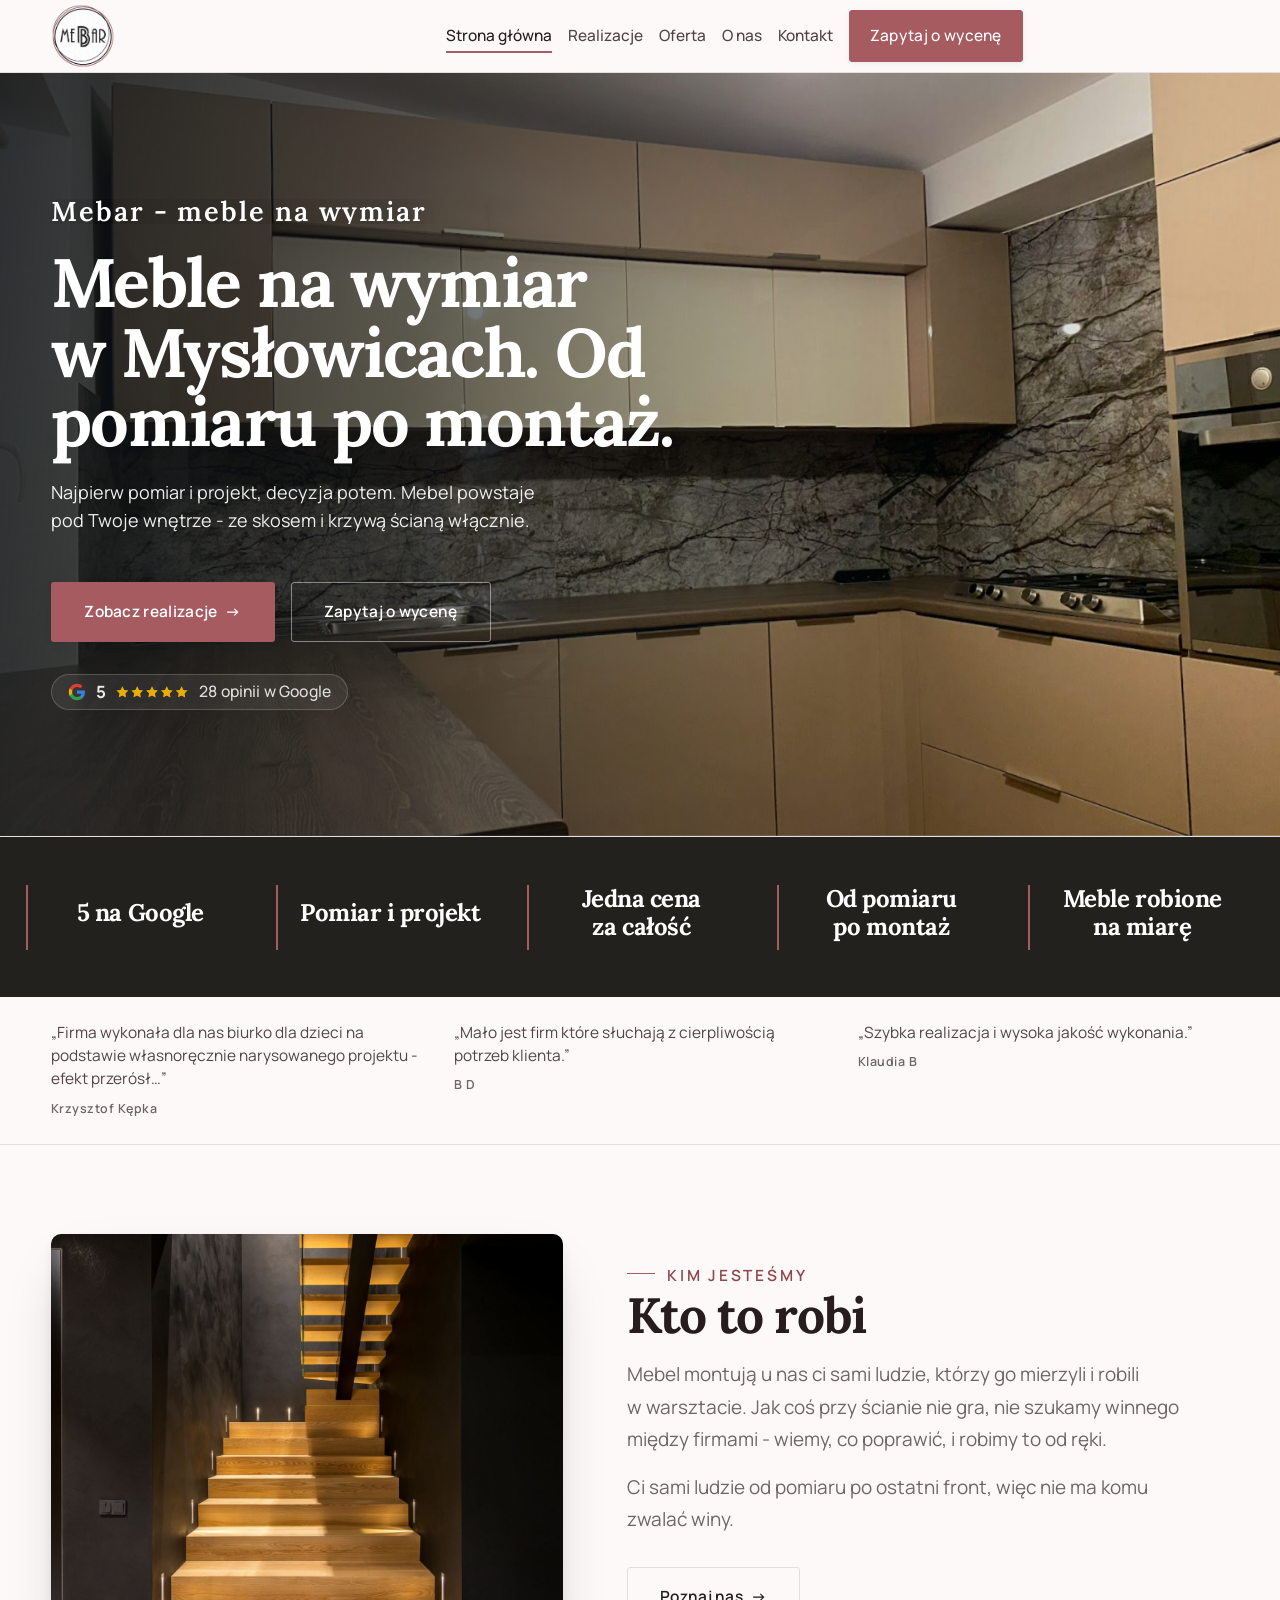
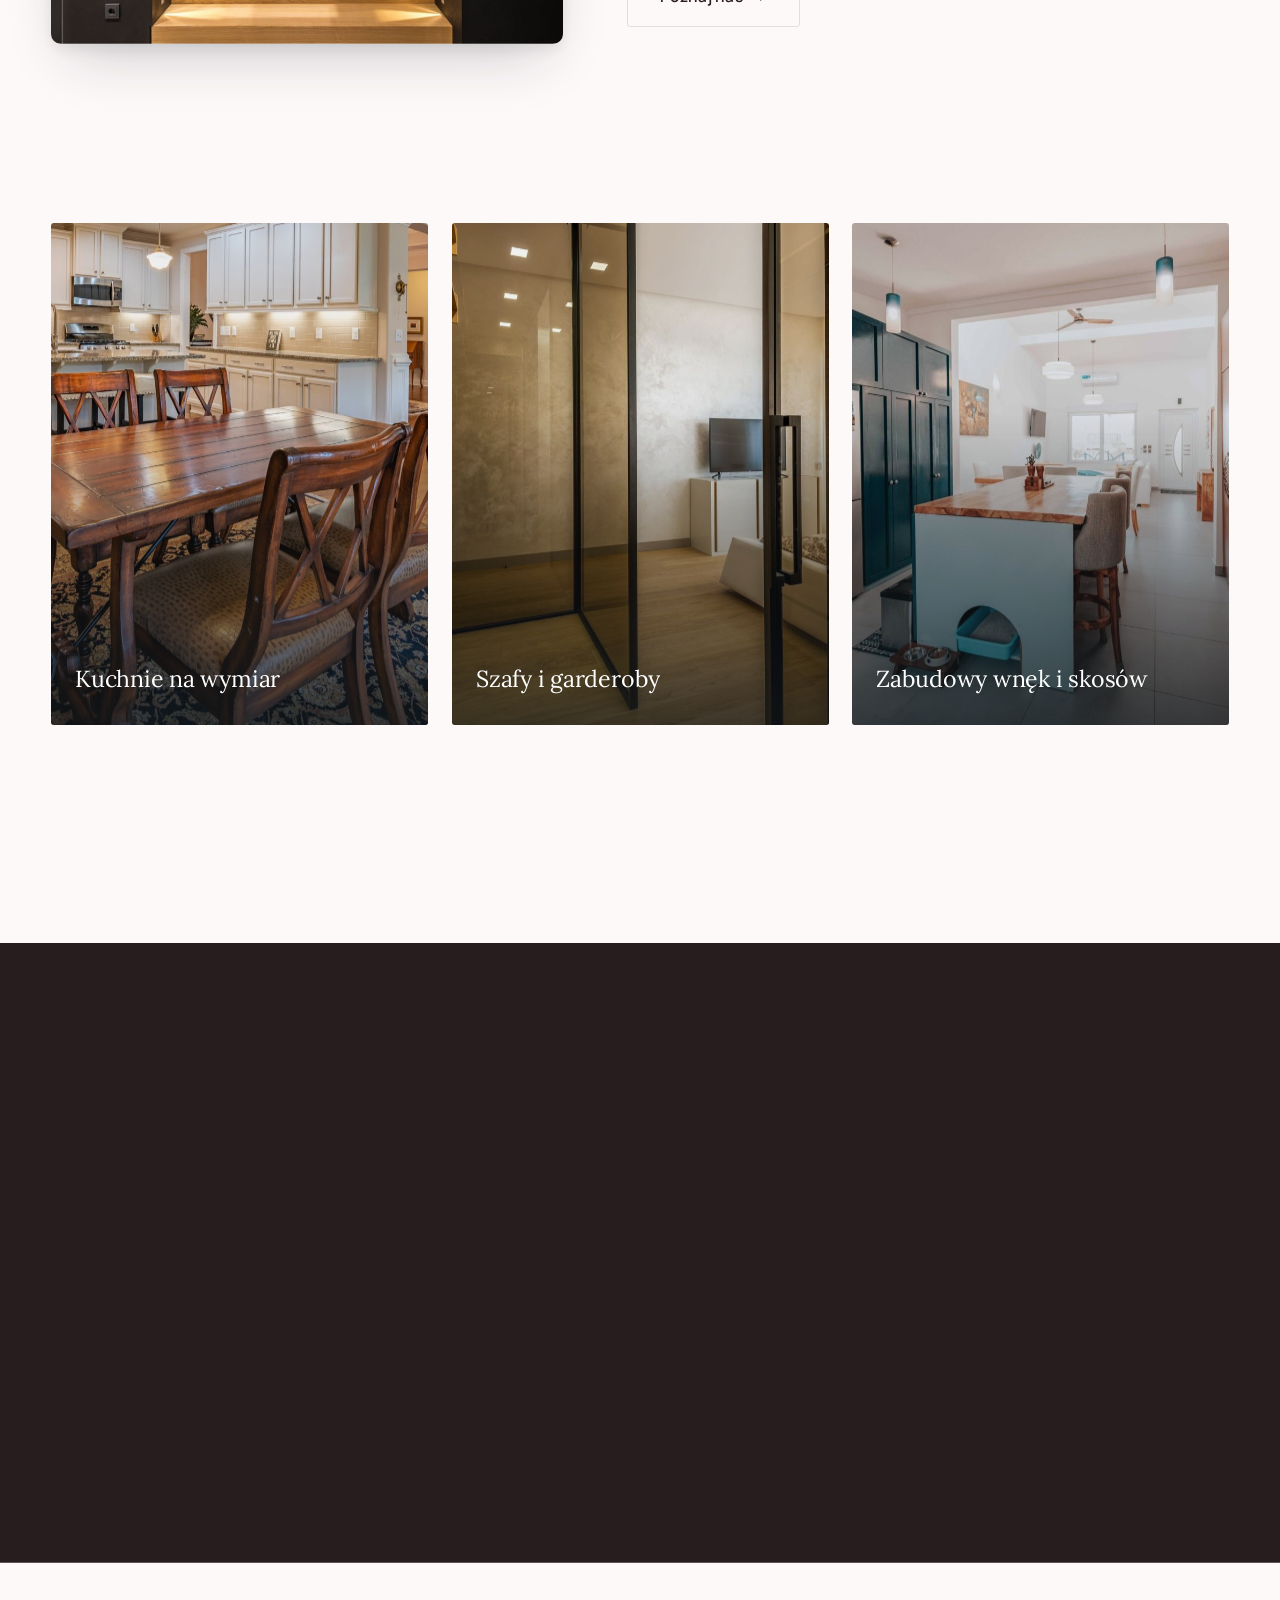
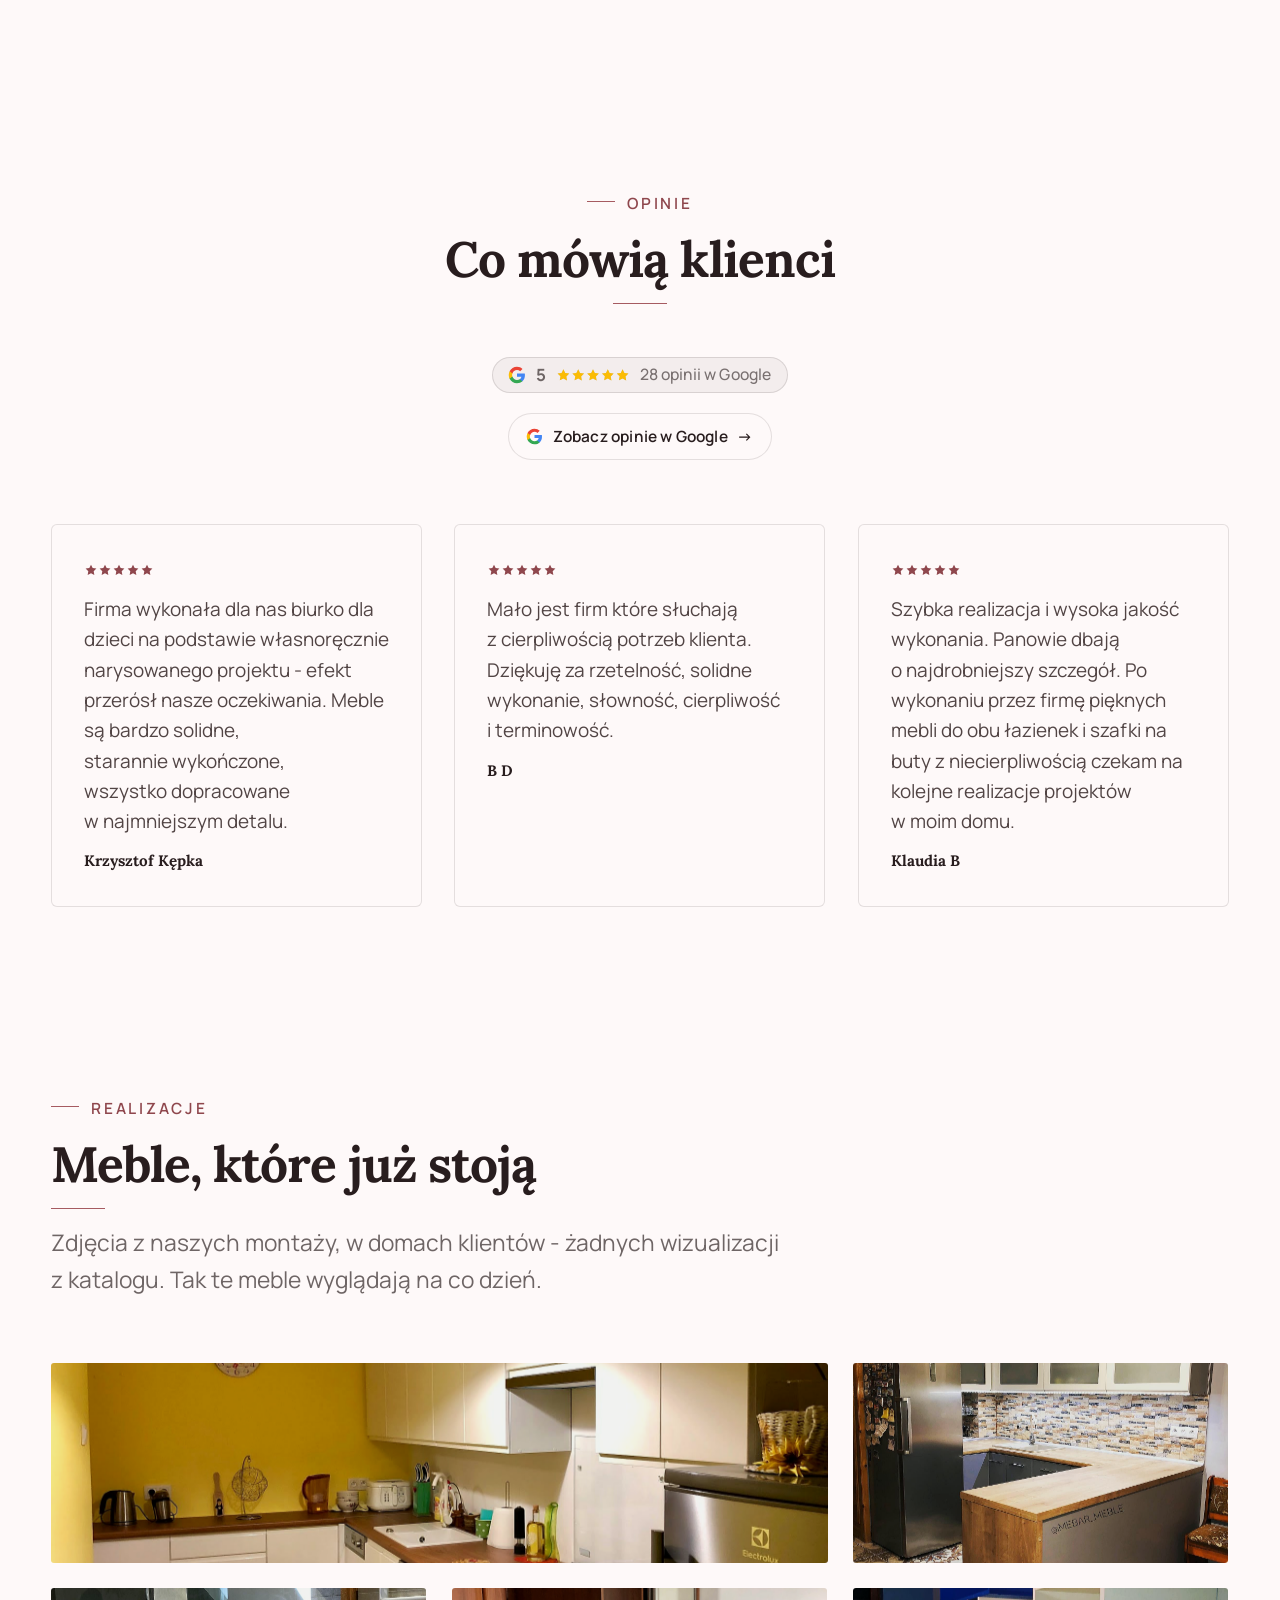
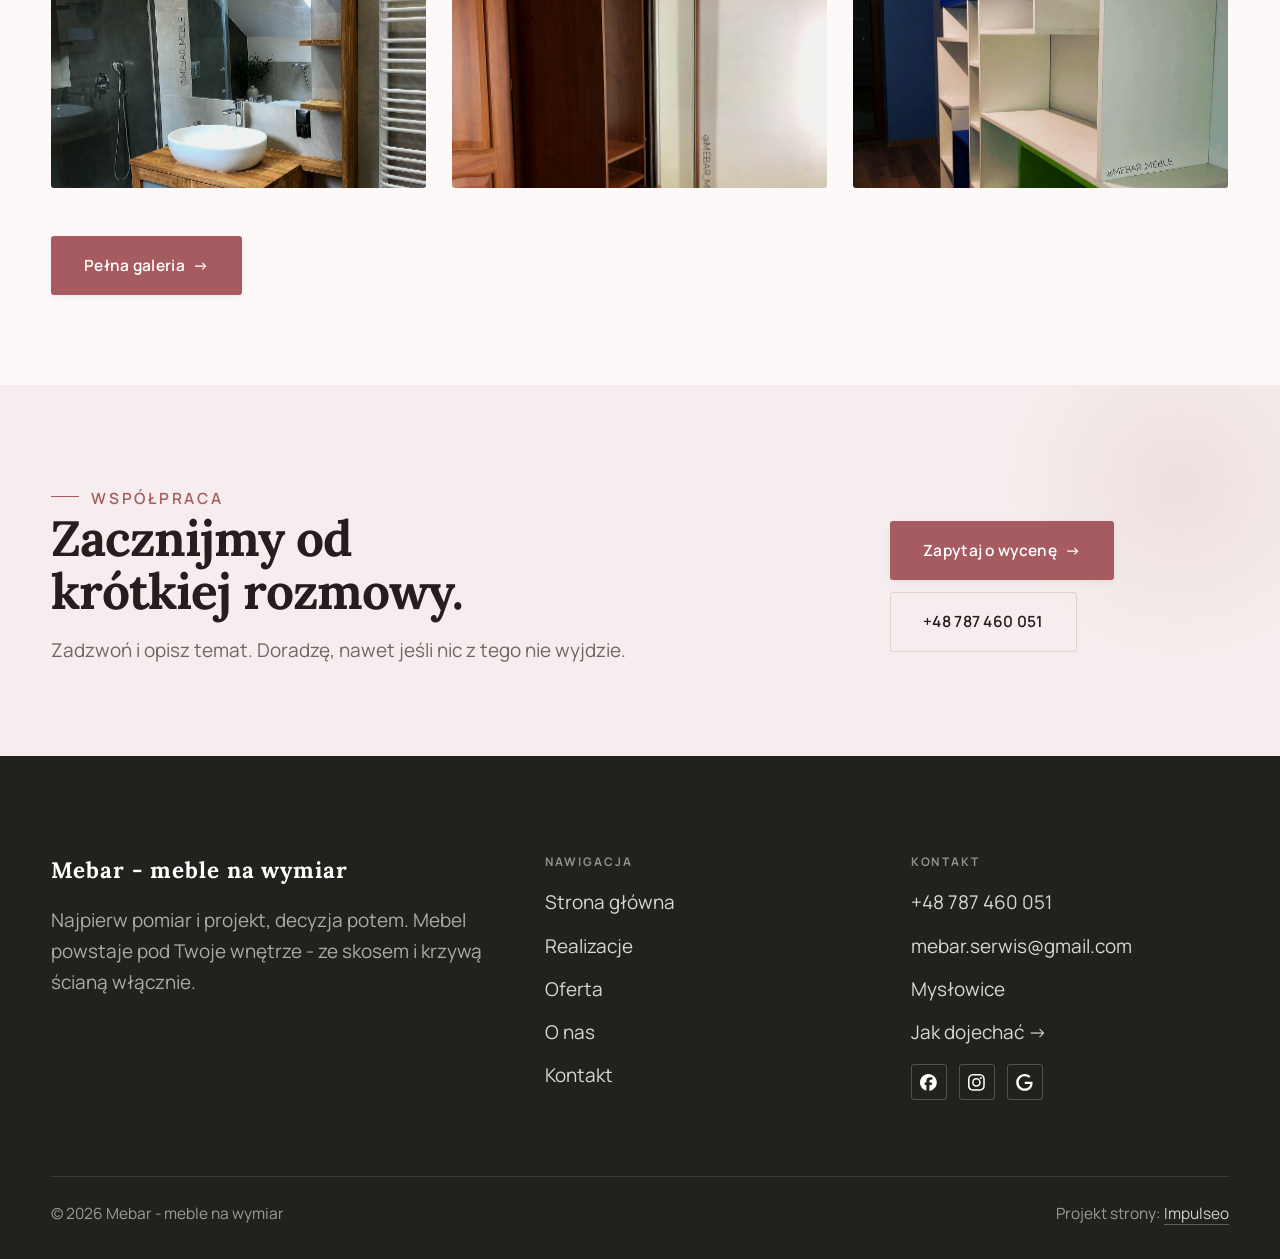
<file: index.html>
<!DOCTYPE html>
<html lang="pl">
<head>
<meta charset="UTF-8">
<meta name="viewport" content="width=device-width, initial-scale=1.0">
<title>Mebar - meble na wymiar - meble na wymiar, kuchnie i szafy</title>
<meta name="description" content="Meble na wymiar w Mysłowicach: kuchnie, szafy i zabudowy pod Twoje wnętrze. Pomiar, projekt, wykonanie i montaż. Zadzwoń: +48 787 460 051.">
<link rel="canonical" href="https://kris20032.github.io/mebar-meble-na-wymiar/">
<meta name="robots" content="noindex, nofollow">
<meta property="og:type" content="website">
<meta property="og:locale" content="pl_PL">
<meta property="og:site_name" content="Mebar - meble na wymiar">
<meta property="og:title" content="Mebar - meble na wymiar - meble na wymiar, kuchnie i szafy">
<meta property="og:description" content="Meble na wymiar w Mysłowicach: kuchnie, szafy i zabudowy pod Twoje wnętrze. Pomiar, projekt, wykonanie i montaż. Zadzwoń: +48 787 460 051.">
<meta property="og:url" content="https://kris20032.github.io/mebar-meble-na-wymiar/">
<meta property="og:image" content="https://kris20032.github.io/mebar-meble-na-wymiar/img/og.jpg">
<meta property="og:image:width" content="1200">
<meta property="og:image:height" content="630">
<meta name="twitter:card" content="summary_large_image">
<script type="application/ld+json">{"@context": "https://schema.org", "@type": "HomeAndConstructionBusiness", "name": "Mebar - meble na wymiar", "url": "https://kris20032.github.io/mebar-meble-na-wymiar/", "telephone": "+48787460051", "image": "https://kris20032.github.io/mebar-meble-na-wymiar/img/og.jpg", "areaServed": "Mysłowice", "sameAs": ["https://www.facebook.com/mebar.serwis/", "https://www.instagram.com/mebar_meble/", "https://maps.google.com/?cid=16290078336322066005&g_mp=CiVnb29nbGUubWFwcy5wbGFjZXMudjEuUGxhY2VzLkdldFBsYWNlEAIYBCAA"]}</script>
<link rel="preconnect" href="https://fonts.googleapis.com">
<link rel="preconnect" href="https://fonts.gstatic.com" crossorigin>
<link href="https://fonts.googleapis.com/css2?family=Lora:wght@500;600;700&family=Manrope:wght@400;500;600&display=swap" rel="stylesheet">
<link rel="stylesheet" href="assets/styles.css?v=0edae6fa">
</head>
<body>

<header class="nav">
  <div class="wrap nav-inner">
    <a class="brand brand-has-logo" href="index.html"><img class="brand-logo" src="img/logo.png" alt="Mebar - meble na wymiar" width="307" height="310" decoding="async"></a>
    <nav class="nav-links">
      <a href="index.html" class="active" aria-current="page">Strona główna</a>
      <a href="realizacje.html">Realizacje</a>
      <a href="oferta.html">Oferta</a>
      <a href="o-nas.html">O nas</a>
      <a href="kontakt.html">Kontakt</a>
      <a href="kontakt.html" class="btn btn-accent">Zapytaj o wycenę</a>
    </nav>
    <button class="nav-toggle" aria-label="Menu"><span></span><span></span><span></span></button>
  </div>
</header>

<main>
<section class="hero-cine">
  <img src="img/hero.jpg" fetchpriority="high" data-rotate="img/g1.jpg|img/g2.jpg" alt="Mebar - meble na wymiar - Meble na wymiar w Mysłowicach. Od pomiaru po montaż. " width="1544" height="1140">
  <div class="wrap">
    <div class="hero-copy">
      <div class="brandmark bm-s"><span class="bm-line"><span>Mebar - meble na wymiar</span></span></div>
      <h1>Meble na wymiar w Mysłowicach. Od pomiaru po montaż. </h1>
      <p class="lead">Najpierw pomiar i projekt, decyzja potem. Mebel powstaje pod Twoje wnętrze - ze skosem i krzywą ścianą włącznie.</p>
      <div class="hero-actions">
        <a href="realizacje.html" class="btn btn-accent">Zobacz realizacje <span class="arr">→</span></a>
        <a href="kontakt.html" class="btn btn-ghost btn-on-dark">Zapytaj o wycenę</a>
      </div>
      <div style="margin-top:var(--space-6);color:#fff;font-weight:600;letter-spacing:.02em;opacity:.92"><span class="g-badge"><svg class="gb-ico" viewBox="0 0 24 24" width="18" height="18" aria-hidden="true"><path fill="#4285F4" d="M22.56 12.25c0-.78-.07-1.53-.2-2.25H12v4.26h5.92c-.26 1.37-1.04 2.53-2.21 3.31v2.77h3.57c2.08-1.92 3.28-4.74 3.28-8.09z"/><path fill="#34A853" d="M12 23c2.97 0 5.46-.98 7.28-2.66l-3.57-2.77c-.98.66-2.23 1.06-3.71 1.06-2.86 0-5.29-1.93-6.16-4.53H2.18v2.84C3.99 20.53 7.7 23 12 23z"/><path fill="#FBBC05" d="M5.84 14.09c-.22-.66-.35-1.36-.35-2.09s.13-1.43.35-2.09V7.07H2.18C1.43 8.55 1 10.22 1 12s.43 3.45 1.18 4.93l2.85-2.22.81-.62z"/><path fill="#EA4335" d="M12 5.38c1.62 0 3.06.56 4.21 1.64l3.15-3.15C17.45 2.09 14.97 1 12 1 7.7 1 3.99 3.47 2.18 7.07l3.66 2.84c.87-2.6 3.3-4.53 6.16-4.53z"/></svg><b class="gb-ocena">5</b><svg class="gb-stars" viewBox="0 0 90 18" width="74" height="14.8" aria-hidden="true"><g fill="currentColor" opacity=".26"><path transform="translate(0,0)" d="M9 1.6l2.2 4.46 4.92.72-3.56 3.47.84 4.9L9 12.74l-4.4 2.31.84-4.9L1.88 6.68l4.92-.72L9 1.6Z"/><path transform="translate(18,0)" d="M9 1.6l2.2 4.46 4.92.72-3.56 3.47.84 4.9L9 12.74l-4.4 2.31.84-4.9L1.88 6.68l4.92-.72L9 1.6Z"/><path transform="translate(36,0)" d="M9 1.6l2.2 4.46 4.92.72-3.56 3.47.84 4.9L9 12.74l-4.4 2.31.84-4.9L1.88 6.68l4.92-.72L9 1.6Z"/><path transform="translate(54,0)" d="M9 1.6l2.2 4.46 4.92.72-3.56 3.47.84 4.9L9 12.74l-4.4 2.31.84-4.9L1.88 6.68l4.92-.72L9 1.6Z"/><path transform="translate(72,0)" d="M9 1.6l2.2 4.46 4.92.72-3.56 3.47.84 4.9L9 12.74l-4.4 2.31.84-4.9L1.88 6.68l4.92-.72L9 1.6Z"/></g><clipPath id="gs1000"><rect x="0" y="0" width="90.0" height="18"/></clipPath><g fill="#FBBC04" clip-path="url(#gs1000)"><path transform="translate(0,0)" d="M9 1.6l2.2 4.46 4.92.72-3.56 3.47.84 4.9L9 12.74l-4.4 2.31.84-4.9L1.88 6.68l4.92-.72L9 1.6Z"/><path transform="translate(18,0)" d="M9 1.6l2.2 4.46 4.92.72-3.56 3.47.84 4.9L9 12.74l-4.4 2.31.84-4.9L1.88 6.68l4.92-.72L9 1.6Z"/><path transform="translate(36,0)" d="M9 1.6l2.2 4.46 4.92.72-3.56 3.47.84 4.9L9 12.74l-4.4 2.31.84-4.9L1.88 6.68l4.92-.72L9 1.6Z"/><path transform="translate(54,0)" d="M9 1.6l2.2 4.46 4.92.72-3.56 3.47.84 4.9L9 12.74l-4.4 2.31.84-4.9L1.88 6.68l4.92-.72L9 1.6Z"/><path transform="translate(72,0)" d="M9 1.6l2.2 4.46 4.92.72-3.56 3.47.84 4.9L9 12.74l-4.4 2.31.84-4.9L1.88 6.68l4.92-.72L9 1.6Z"/></g></svg><span class="gb-txt">28 opinii w Google</span></span></div>
    </div>
  </div>
</section>
<section class="strip n-5" style="padding-block:0">
  <div class="wrap">
    <div class="item reveal"><div class="k">5 na Google</div><div class="v"></div></div>
    <div class="item reveal"><div class="k">Pomiar i projekt</div><div class="v"></div></div>
    <div class="item reveal"><div class="k">Jedna cena za całość</div><div class="v"></div></div>
    <div class="item reveal"><div class="k">Od pomiaru po montaż</div><div class="v"></div></div>
    <div class="item reveal"><div class="k">Meble robione na miarę</div><div class="v"></div></div>
  </div>
</section>
<section class="opinie-mini" aria-label="Opinie klientów">
  <div class="wrap">
    <div class="om-row">
      <div class="om-item reveal"><blockquote>„Firma wykonała dla nas biurko dla dzieci na podstawie własnoręcznie narysowanego projektu - efekt przerósł…”</blockquote><span class="om-autor">Krzysztof Kępka</span></div>
      <div class="om-item reveal"><blockquote>„Mało jest firm które słuchają z cierpliwością potrzeb klienta.”</blockquote><span class="om-autor">B D</span></div>
      <div class="om-item reveal"><blockquote>„Szybka realizacja i wysoka jakość wykonania.”</blockquote><span class="om-autor">Klaudia B</span></div>
    </div>
  </div>
</section>
<section>
  <div class="wrap split">
    <div class="split-art reveal"><img src="img/g9.jpg" alt="Mebar - meble na wymiar - realizacja" loading="lazy" width="1600" height="1068" decoding="async"></div>
    <div class="split-copy reveal">
      <span class="eyebrow">Kim jesteśmy</span>
      <h2>Kto to robi</h2>
      <p class="muted">Mebel montują u nas ci sami ludzie, którzy go mierzyli i robili w warsztacie. Jak coś przy ścianie nie gra, nie szukamy winnego między firmami - wiemy, co poprawić, i robimy to od ręki.</p>
      <p class="muted">Ci sami ludzie od pomiaru po ostatni front, więc nie ma komu zwalać winy.</p>
      <a href="o-nas.html" class="btn btn-ghost">Poznaj nas <span class="arr">→</span></a>
    </div>
  </div>
</section>
<section class="gateways-band">
  <div class="wrap">
    <div class="gateways">
      <a href="oferta.html" class="gateway reveal"><img src="img/g10.jpg" alt="Kuchnie na wymiar" loading="lazy" width="1600" height="1066" decoding="async"><span class="g-ttl">Kuchnie na wymiar</span></a>
      <a href="oferta.html" class="gateway reveal"><img src="img/g11.jpg" alt="Szafy i garderoby" loading="lazy" width="1600" height="1068" decoding="async"><span class="g-ttl">Szafy i garderoby</span></a>
      <a href="oferta.html" class="gateway reveal"><img src="img/g12.jpg" alt="Zabudowy wnęk i skosów" loading="lazy" width="1600" height="1067" decoding="async"><span class="g-ttl">Zabudowy wnęk i skosów</span></a>
    </div>
  </div>
</section>
<section class="stopklatka" aria-hidden="true">
  <div class="stk-bg" style="background-image:url(img/g13.jpg)"></div>
</section>
<section class="opinie">
  <div class="wrap">
    <div class="head center reveal">
      <span class="eyebrow">Opinie</span>
      <h2>Co mówią klienci</h2>
    </div>
    <p class="op-meta reveal"><span class="g-badge"><svg class="gb-ico" viewBox="0 0 24 24" width="18" height="18" aria-hidden="true"><path fill="#4285F4" d="M22.56 12.25c0-.78-.07-1.53-.2-2.25H12v4.26h5.92c-.26 1.37-1.04 2.53-2.21 3.31v2.77h3.57c2.08-1.92 3.28-4.74 3.28-8.09z"/><path fill="#34A853" d="M12 23c2.97 0 5.46-.98 7.28-2.66l-3.57-2.77c-.98.66-2.23 1.06-3.71 1.06-2.86 0-5.29-1.93-6.16-4.53H2.18v2.84C3.99 20.53 7.7 23 12 23z"/><path fill="#FBBC05" d="M5.84 14.09c-.22-.66-.35-1.36-.35-2.09s.13-1.43.35-2.09V7.07H2.18C1.43 8.55 1 10.22 1 12s.43 3.45 1.18 4.93l2.85-2.22.81-.62z"/><path fill="#EA4335" d="M12 5.38c1.62 0 3.06.56 4.21 1.64l3.15-3.15C17.45 2.09 14.97 1 12 1 7.7 1 3.99 3.47 2.18 7.07l3.66 2.84c.87-2.6 3.3-4.53 6.16-4.53z"/></svg><b class="gb-ocena">5</b><svg class="gb-stars" viewBox="0 0 90 18" width="74" height="14.8" aria-hidden="true"><g fill="currentColor" opacity=".26"><path transform="translate(0,0)" d="M9 1.6l2.2 4.46 4.92.72-3.56 3.47.84 4.9L9 12.74l-4.4 2.31.84-4.9L1.88 6.68l4.92-.72L9 1.6Z"/><path transform="translate(18,0)" d="M9 1.6l2.2 4.46 4.92.72-3.56 3.47.84 4.9L9 12.74l-4.4 2.31.84-4.9L1.88 6.68l4.92-.72L9 1.6Z"/><path transform="translate(36,0)" d="M9 1.6l2.2 4.46 4.92.72-3.56 3.47.84 4.9L9 12.74l-4.4 2.31.84-4.9L1.88 6.68l4.92-.72L9 1.6Z"/><path transform="translate(54,0)" d="M9 1.6l2.2 4.46 4.92.72-3.56 3.47.84 4.9L9 12.74l-4.4 2.31.84-4.9L1.88 6.68l4.92-.72L9 1.6Z"/><path transform="translate(72,0)" d="M9 1.6l2.2 4.46 4.92.72-3.56 3.47.84 4.9L9 12.74l-4.4 2.31.84-4.9L1.88 6.68l4.92-.72L9 1.6Z"/></g><clipPath id="gs1000"><rect x="0" y="0" width="90.0" height="18"/></clipPath><g fill="#FBBC04" clip-path="url(#gs1000)"><path transform="translate(0,0)" d="M9 1.6l2.2 4.46 4.92.72-3.56 3.47.84 4.9L9 12.74l-4.4 2.31.84-4.9L1.88 6.68l4.92-.72L9 1.6Z"/><path transform="translate(18,0)" d="M9 1.6l2.2 4.46 4.92.72-3.56 3.47.84 4.9L9 12.74l-4.4 2.31.84-4.9L1.88 6.68l4.92-.72L9 1.6Z"/><path transform="translate(36,0)" d="M9 1.6l2.2 4.46 4.92.72-3.56 3.47.84 4.9L9 12.74l-4.4 2.31.84-4.9L1.88 6.68l4.92-.72L9 1.6Z"/><path transform="translate(54,0)" d="M9 1.6l2.2 4.46 4.92.72-3.56 3.47.84 4.9L9 12.74l-4.4 2.31.84-4.9L1.88 6.68l4.92-.72L9 1.6Z"/><path transform="translate(72,0)" d="M9 1.6l2.2 4.46 4.92.72-3.56 3.47.84 4.9L9 12.74l-4.4 2.31.84-4.9L1.88 6.68l4.92-.72L9 1.6Z"/></g></svg><span class="gb-txt">28 opinii w Google</span></span></p>
    <p class="op-meta reveal"><a class="op-google" href="https://maps.google.com/?cid=16290078336322066005&amp;g_mp=CiVnb29nbGUubWFwcy5wbGFjZXMudjEuUGxhY2VzLkdldFBsYWNlEAIYBCAA" target="_blank" rel="noopener"><svg class="op-g-ico" viewBox="0 0 24 24" width="17" height="17" aria-hidden="true"><path fill="#4285F4" d="M22.56 12.25c0-.78-.07-1.53-.2-2.25H12v4.26h5.92c-.26 1.37-1.04 2.53-2.21 3.31v2.77h3.57c2.08-1.92 3.28-4.74 3.28-8.09z"/><path fill="#34A853" d="M12 23c2.97 0 5.46-.98 7.28-2.66l-3.57-2.77c-.98.66-2.23 1.06-3.71 1.06-2.86 0-5.29-1.93-6.16-4.53H2.18v2.84C3.99 20.53 7.7 23 12 23z"/><path fill="#FBBC05" d="M5.84 14.09c-.22-.66-.35-1.36-.35-2.09s.13-1.43.35-2.09V7.07H2.18C1.43 8.55 1 10.22 1 12s.43 3.45 1.18 4.93l2.85-2.22.81-.62z"/><path fill="#EA4335" d="M12 5.38c1.62 0 3.06.56 4.21 1.64l3.15-3.15C17.45 2.09 14.97 1 12 1 7.7 1 3.99 3.47 2.18 7.07l3.66 2.84c.87-2.6 3.3-4.53 6.16-4.53z"/></svg><span>Zobacz opinie w Google</span><span class="arr">→</span></a></p>
    <div class="opinie-grid">
      <figure class="op-card reveal"><span class="op-star"><svg class="ico-star" width="14" height="14" viewBox="0 0 24 24" style="vertical-align:-2px" aria-hidden="true"><path d="M12 2.8l2.85 5.8 6.4.93-4.63 4.5 1.1 6.37L12 17.4l-5.72 3 1.1-6.37-4.63-4.5 6.4-.93L12 2.8Z" fill="currentColor"/></svg><svg class="ico-star" width="14" height="14" viewBox="0 0 24 24" style="vertical-align:-2px" aria-hidden="true"><path d="M12 2.8l2.85 5.8 6.4.93-4.63 4.5 1.1 6.37L12 17.4l-5.72 3 1.1-6.37-4.63-4.5 6.4-.93L12 2.8Z" fill="currentColor"/></svg><svg class="ico-star" width="14" height="14" viewBox="0 0 24 24" style="vertical-align:-2px" aria-hidden="true"><path d="M12 2.8l2.85 5.8 6.4.93-4.63 4.5 1.1 6.37L12 17.4l-5.72 3 1.1-6.37-4.63-4.5 6.4-.93L12 2.8Z" fill="currentColor"/></svg><svg class="ico-star" width="14" height="14" viewBox="0 0 24 24" style="vertical-align:-2px" aria-hidden="true"><path d="M12 2.8l2.85 5.8 6.4.93-4.63 4.5 1.1 6.37L12 17.4l-5.72 3 1.1-6.37-4.63-4.5 6.4-.93L12 2.8Z" fill="currentColor"/></svg><svg class="ico-star" width="14" height="14" viewBox="0 0 24 24" style="vertical-align:-2px" aria-hidden="true"><path d="M12 2.8l2.85 5.8 6.4.93-4.63 4.5 1.1 6.37L12 17.4l-5.72 3 1.1-6.37-4.63-4.5 6.4-.93L12 2.8Z" fill="currentColor"/></svg></span><blockquote>Firma wykonała dla nas biurko dla dzieci na podstawie własnoręcznie narysowanego projektu - efekt przerósł nasze oczekiwania. Meble są bardzo solidne, starannie wykończone, wszystko dopracowane w najmniejszym detalu.</blockquote><span class="op-autor">Krzysztof Kępka</span></figure>
      <figure class="op-card reveal"><span class="op-star"><svg class="ico-star" width="14" height="14" viewBox="0 0 24 24" style="vertical-align:-2px" aria-hidden="true"><path d="M12 2.8l2.85 5.8 6.4.93-4.63 4.5 1.1 6.37L12 17.4l-5.72 3 1.1-6.37-4.63-4.5 6.4-.93L12 2.8Z" fill="currentColor"/></svg><svg class="ico-star" width="14" height="14" viewBox="0 0 24 24" style="vertical-align:-2px" aria-hidden="true"><path d="M12 2.8l2.85 5.8 6.4.93-4.63 4.5 1.1 6.37L12 17.4l-5.72 3 1.1-6.37-4.63-4.5 6.4-.93L12 2.8Z" fill="currentColor"/></svg><svg class="ico-star" width="14" height="14" viewBox="0 0 24 24" style="vertical-align:-2px" aria-hidden="true"><path d="M12 2.8l2.85 5.8 6.4.93-4.63 4.5 1.1 6.37L12 17.4l-5.72 3 1.1-6.37-4.63-4.5 6.4-.93L12 2.8Z" fill="currentColor"/></svg><svg class="ico-star" width="14" height="14" viewBox="0 0 24 24" style="vertical-align:-2px" aria-hidden="true"><path d="M12 2.8l2.85 5.8 6.4.93-4.63 4.5 1.1 6.37L12 17.4l-5.72 3 1.1-6.37-4.63-4.5 6.4-.93L12 2.8Z" fill="currentColor"/></svg><svg class="ico-star" width="14" height="14" viewBox="0 0 24 24" style="vertical-align:-2px" aria-hidden="true"><path d="M12 2.8l2.85 5.8 6.4.93-4.63 4.5 1.1 6.37L12 17.4l-5.72 3 1.1-6.37-4.63-4.5 6.4-.93L12 2.8Z" fill="currentColor"/></svg></span><blockquote>Mało jest firm które słuchają z cierpliwością potrzeb klienta. Dziękuję za rzetelność, solidne wykonanie, słowność, cierpliwość i terminowość.</blockquote><span class="op-autor">B D</span></figure>
      <figure class="op-card reveal"><span class="op-star"><svg class="ico-star" width="14" height="14" viewBox="0 0 24 24" style="vertical-align:-2px" aria-hidden="true"><path d="M12 2.8l2.85 5.8 6.4.93-4.63 4.5 1.1 6.37L12 17.4l-5.72 3 1.1-6.37-4.63-4.5 6.4-.93L12 2.8Z" fill="currentColor"/></svg><svg class="ico-star" width="14" height="14" viewBox="0 0 24 24" style="vertical-align:-2px" aria-hidden="true"><path d="M12 2.8l2.85 5.8 6.4.93-4.63 4.5 1.1 6.37L12 17.4l-5.72 3 1.1-6.37-4.63-4.5 6.4-.93L12 2.8Z" fill="currentColor"/></svg><svg class="ico-star" width="14" height="14" viewBox="0 0 24 24" style="vertical-align:-2px" aria-hidden="true"><path d="M12 2.8l2.85 5.8 6.4.93-4.63 4.5 1.1 6.37L12 17.4l-5.72 3 1.1-6.37-4.63-4.5 6.4-.93L12 2.8Z" fill="currentColor"/></svg><svg class="ico-star" width="14" height="14" viewBox="0 0 24 24" style="vertical-align:-2px" aria-hidden="true"><path d="M12 2.8l2.85 5.8 6.4.93-4.63 4.5 1.1 6.37L12 17.4l-5.72 3 1.1-6.37-4.63-4.5 6.4-.93L12 2.8Z" fill="currentColor"/></svg><svg class="ico-star" width="14" height="14" viewBox="0 0 24 24" style="vertical-align:-2px" aria-hidden="true"><path d="M12 2.8l2.85 5.8 6.4.93-4.63 4.5 1.1 6.37L12 17.4l-5.72 3 1.1-6.37-4.63-4.5 6.4-.93L12 2.8Z" fill="currentColor"/></svg></span><blockquote>Szybka realizacja i wysoka jakość wykonania. Panowie dbają o najdrobniejszy szczegół. Po wykonaniu przez firmę pięknych mebli do obu łazienek i szafki na buty z niecierpliwością czekam na kolejne realizacje projektów w moim domu.</blockquote><span class="op-autor">Klaudia B</span></figure>
    </div>
  </div>
</section>
<section>
  <div class="wrap">
    <div class="head reveal">
      <span class="eyebrow">Realizacje</span>
      <h2>Meble, które już stoją</h2>
      <p>Zdjęcia z naszych montaży, w domach klientów - żadnych wizualizacji z katalogu. Tak te meble wyglądają na co dzień.</p>
    </div>
    <div class="gallery">
      <div class="tile t-two3 reveal"><img src="img/g3.jpg" alt="Mebar - meble na wymiar" loading="lazy" width="1600" height="1200" decoding="async"></div>
      <div class="tile t-third reveal"><img src="img/g4.jpg" alt="Mebar - meble na wymiar" loading="lazy" width="1440" height="1440" decoding="async"></div>
      <div class="tile t-third reveal"><img src="img/g5.jpg" alt="Mebar - meble na wymiar" loading="lazy" width="1440" height="1440" decoding="async"></div>
      <div class="tile t-third reveal"><img src="img/g6.jpg" alt="Mebar - meble na wymiar" loading="lazy" width="1600" height="2133" decoding="async"></div>
      <div class="tile t-third reveal"><img src="img/g7.jpg" alt="Mebar - meble na wymiar" loading="lazy" width="1440" height="1800" decoding="async"></div>
    </div>
    <div style="margin-top:var(--space-7)" class="reveal"><a href="realizacje.html" class="btn btn-accent">Pełna galeria <span class="arr">→</span></a></div>
  </div>
</section>
<section class="cta">
  <div class="wrap">
    <div class="reveal">
      <span class="eyebrow">Współpraca</span>
      <h2>Zacznijmy od krótkiej rozmowy.</h2>
      <p>Zadzwoń i opisz temat. Doradzę, nawet jeśli nic z tego nie wyjdzie.</p>
    </div>
    <div class="cta-actions reveal">
      <a href="kontakt.html" class="btn btn-light">Zapytaj o wycenę <span class="arr">→</span></a>
      <a href="tel:+48787460051" class="btn btn-ghost btn-ghost-cta">+48 787 460 051</a>
    </div>
  </div>
</section>
</main>

<footer>
  <div class="wrap">
    <div class="foot-grid">
      <div class="foot-brand">
        <div class="name">Mebar - meble na wymiar</div>
        <p>Najpierw pomiar i projekt, decyzja potem. Mebel powstaje pod Twoje wnętrze - ze skosem i krzywą ścianą włącznie.</p>
      </div>
      <div class="foot-col">
        <h4>Nawigacja</h4>
        <a href="index.html">Strona główna</a>
        <a href="realizacje.html">Realizacje</a>
        <a href="oferta.html">Oferta</a>
        <a href="o-nas.html">O nas</a>
        <a href="kontakt.html">Kontakt</a>
      </div>
      <div class="foot-col">
        <h4>Kontakt</h4>
        <a href="tel:+48787460051">+48 787 460 051</a>
        <a href="mailto:mebar.serwis@gmail.com">mebar.serwis@gmail.com</a>
        <p>Mysłowice</p>
        <a href="https://maps.google.com/?cid=16290078336322066005&g_mp=CiVnb29nbGUubWFwcy5wbGFjZXMudjEuUGxhY2VzLkdldFBsYWNlEAIYBCAA" target="_blank" rel="noopener">Jak dojechać →</a>
      <div class="foot-soc">
        <a class="soc" href="https://www.facebook.com/mebar.serwis/" target="_blank" rel="noopener" aria-label="Facebook - Mebar - meble na wymiar"><svg viewBox="0 0 24 24" aria-hidden="true" focusable="false"><path d="M9.101 23.691v-7.98H6.627v-3.667h2.474v-1.58c0-4.085 1.848-5.978 5.858-5.978.401 0 .955.042 1.468.103a8.68 8.68 0 0 1 1.141.195v3.325a8.623 8.623 0 0 0-.653-.036 26.805 26.805 0 0 0-.733-.009c-.707 0-1.259.096-1.675.309a1.686 1.686 0 0 0-.679.622c-.258.42-.374.995-.374 1.752v1.297h3.919l-.386 2.103-.287 1.564h-3.246v8.245C19.396 23.238 24 18.179 24 12.044c0-6.627-5.373-12-12-12s-12 5.373-12 12c0 5.628 3.874 10.35 9.101 11.647Z" fill="currentColor"/></svg></a>
        <a class="soc" href="https://www.instagram.com/mebar_meble/" target="_blank" rel="noopener" aria-label="Instagram - Mebar - meble na wymiar"><svg viewBox="0 0 24 24" aria-hidden="true" focusable="false"><path d="M7.0301.084c-1.2768.0602-2.1487.264-2.911.5634-.7888.3075-1.4575.72-2.1228 1.3877-.6652.6677-1.075 1.3368-1.3802 2.127-.2954.7638-.4956 1.6365-.552 2.914-.0564 1.2775-.0689 1.6882-.0626 4.947.0062 3.2586.0206 3.6671.0825 4.9473.061 1.2765.264 2.1482.5635 2.9107.308.7889.72 1.4573 1.388 2.1228.6679.6655 1.3365 1.0743 2.1285 1.38.7632.295 1.6361.4961 2.9134.552 1.2773.056 1.6884.069 4.9462.0627 3.2578-.0062 3.668-.0207 4.9478-.0814 1.28-.0607 2.147-.2652 2.9098-.5633.7889-.3086 1.4578-.72 2.1228-1.3881.665-.6682 1.0745-1.3378 1.3795-2.1284.2957-.7632.4966-1.636.552-2.9124.056-1.2809.0692-1.6898.063-4.948-.0063-3.2583-.021-3.6668-.0817-4.9465-.0607-1.2797-.264-2.1487-.5633-2.9117-.3084-.7889-.72-1.4568-1.3876-2.1228C21.2982 1.33 20.628.9208 19.8378.6165 19.074.321 18.2017.1197 16.9244.0645 15.6471.0093 15.236-.005 11.977.0014 8.718.0076 8.31.0215 7.0301.0839m.1402 21.6932c-1.17-.0509-1.8053-.2453-2.2287-.408-.5606-.216-.96-.4771-1.3819-.895-.422-.4178-.6811-.8186-.9-1.378-.1644-.4234-.3624-1.058-.4171-2.228-.0595-1.2645-.072-1.6442-.079-4.848-.007-3.2037.0053-3.583.0607-4.848.05-1.169.2456-1.805.408-2.2282.216-.5613.4762-.96.895-1.3816.4188-.4217.8184-.6814 1.3783-.9003.423-.1651 1.0575-.3614 2.227-.4171 1.2655-.06 1.6447-.072 4.848-.079 3.2033-.007 3.5835.005 4.8495.0608 1.169.0508 1.8053.2445 2.228.408.5608.216.96.4754 1.3816.895.4217.4194.6816.8176.9005 1.3787.1653.4217.3617 1.056.4169 2.2263.0602 1.2655.0739 1.645.0796 4.848.0058 3.203-.0055 3.5834-.061 4.848-.051 1.17-.245 1.8055-.408 2.2294-.216.5604-.4763.96-.8954 1.3814-.419.4215-.8181.6811-1.3783.9-.4224.1649-1.0577.3617-2.2262.4174-1.2656.0595-1.6448.072-4.8493.079-3.2045.007-3.5825-.006-4.848-.0608M16.953 5.5864A1.44 1.44 0 1 0 18.39 4.144a1.44 1.44 0 0 0-1.437 1.4424M5.8385 12.012c.0067 3.4032 2.7706 6.1557 6.173 6.1493 3.4026-.0065 6.157-2.7701 6.1506-6.1733-.0065-3.4032-2.771-6.1565-6.174-6.1498-3.403.0067-6.156 2.771-6.1496 6.1738M8 12.0077a4 4 0 1 1 4.008 3.9921A3.9996 3.9996 0 0 1 8 12.0077" fill="currentColor"/></svg></a>
        <a class="soc" href="https://maps.google.com/?cid=16290078336322066005&g_mp=CiVnb29nbGUubWFwcy5wbGFjZXMudjEuUGxhY2VzLkdldFBsYWNlEAIYBCAA" target="_blank" rel="noopener" aria-label="Google - Mebar - meble na wymiar"><svg viewBox="0 0 24 24" aria-hidden="true" focusable="false"><path d="M12.48 10.92v3.28h7.84c-.24 1.84-.853 3.187-1.787 4.133-1.147 1.147-2.933 2.4-6.053 2.4-4.827 0-8.6-3.893-8.6-8.72s3.773-8.72 8.6-8.72c2.6 0 4.507 1.027 5.907 2.347l2.307-2.307C18.747 1.44 16.133 0 12.48 0 5.867 0 .307 5.387.307 12s5.56 12 12.173 12c3.573 0 6.267-1.173 8.373-3.36 2.16-2.16 2.84-5.213 2.84-7.667 0-.76-.053-1.467-.173-2.053H12.48z" fill="currentColor"/></svg></a>
      </div>
      </div>
    </div>
    <div class="foot-bot">
      <span>© 2026 Mebar - meble na wymiar</span>
      <span>Projekt strony: <a class="foot-credit" href="https://impulseo.pl" target="_blank" rel="noopener">Impulseo</a></span>
    </div>
  </div>
</footer>
<div class="sticky-reserve"><a class="sr-book" href="kontakt.html">Zapytaj o wycenę</a><a class="sr-call" href="tel:+48787460051" aria-label="Zadzwoń"><svg class="ico-tel" width="16" height="16" viewBox="0 0 24 24" fill="none" aria-hidden="true"><path d="M6.6 10.8a15.5 15.5 0 0 0 6.6 6.6l2.2-2.2a1 1 0 0 1 1-.24 11.4 11.4 0 0 0 3.6.58 1 1 0 0 1 1 1V20a1 1 0 0 1-1 1A17 17 0 0 1 3 4a1 1 0 0 1 1-1h3.5a1 1 0 0 1 1 1c0 1.25.2 2.46.58 3.6a1 1 0 0 1-.25 1l-2.23 2.2Z" fill="currentColor"/></svg></a></div>
<div class="demo-wazne" data-do="2026-10-25" data-cykl="3" hidden><svg class="dw-ico" width="13" height="13" viewBox="0 0 24 24" fill="none" aria-hidden="true"><circle cx="12" cy="12" r="8.6" stroke="currentColor" stroke-width="1.8"/><path d="M12 7.2V12l3.3 2" stroke="currentColor" stroke-width="1.8" stroke-linecap="round"/></svg><span class="dw-txt"></span></div>

<script src="assets/main.js"></script>
</body>
</html>
</file>
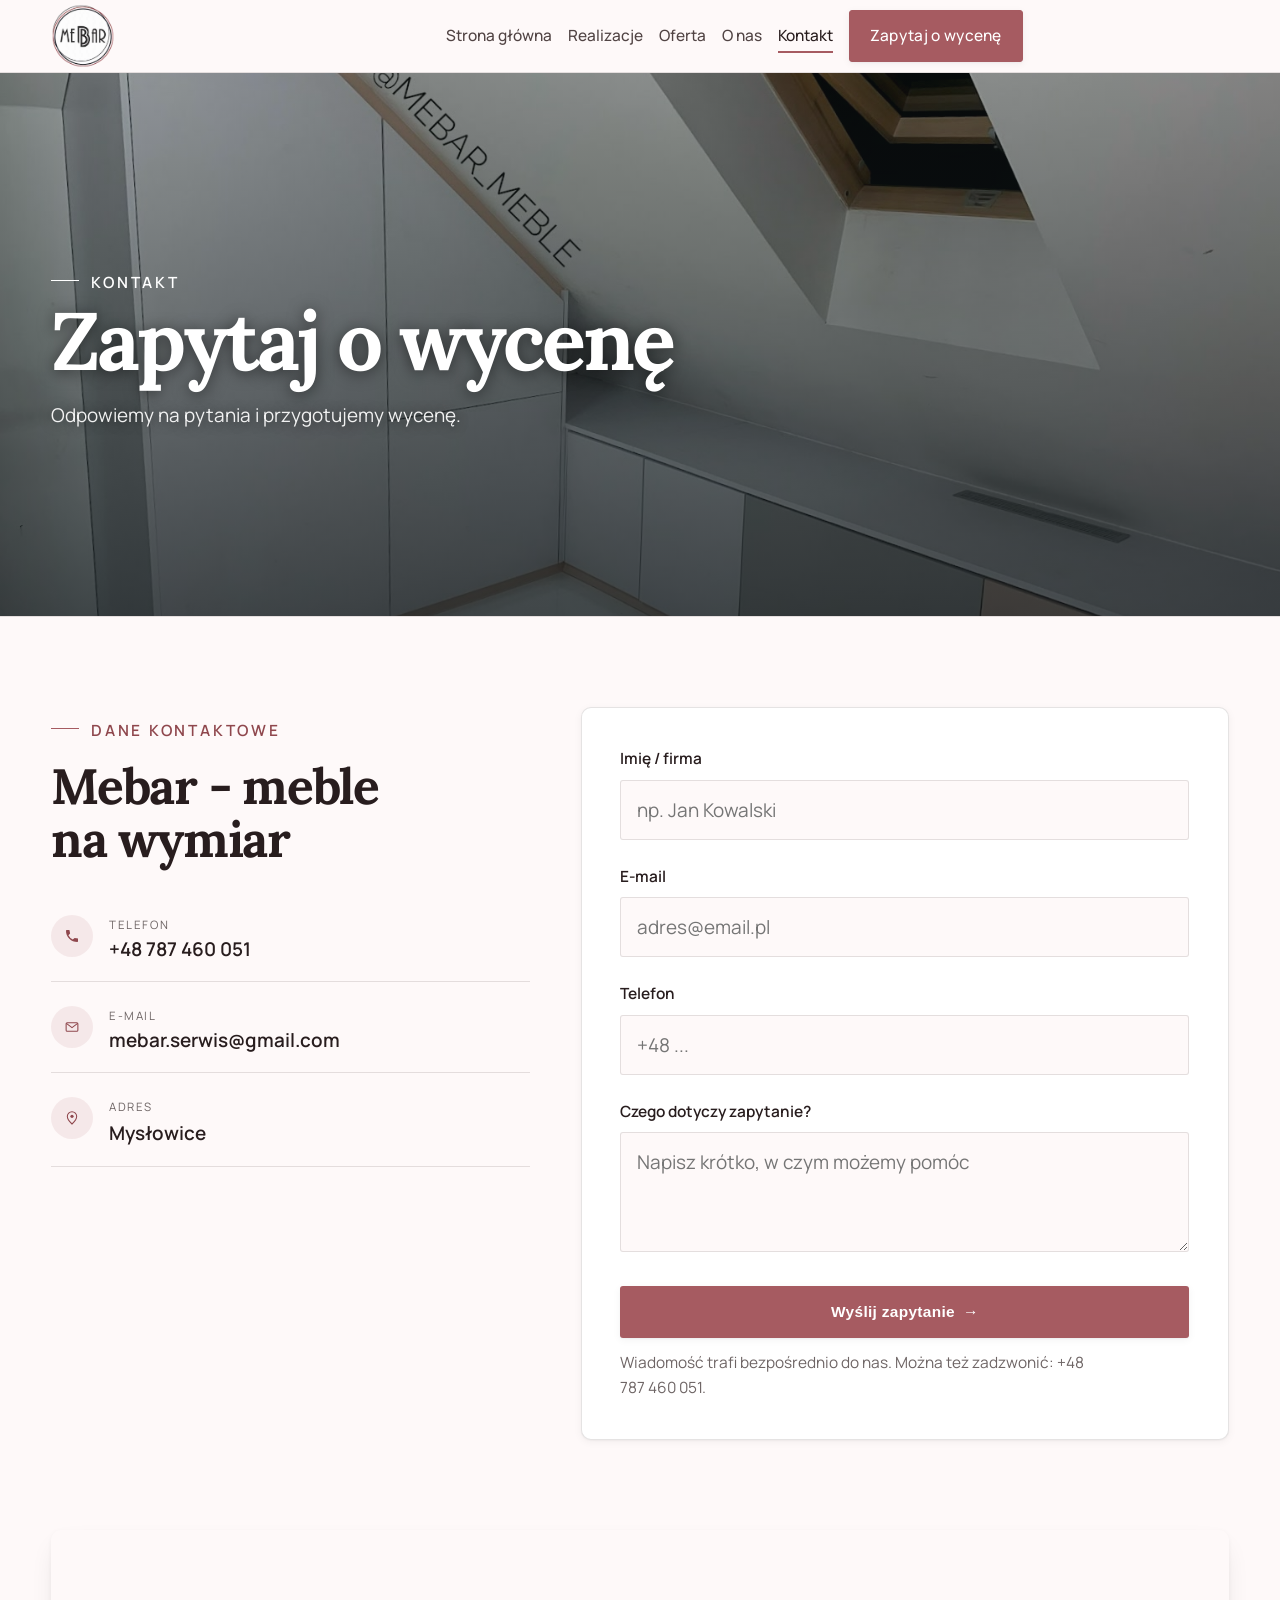
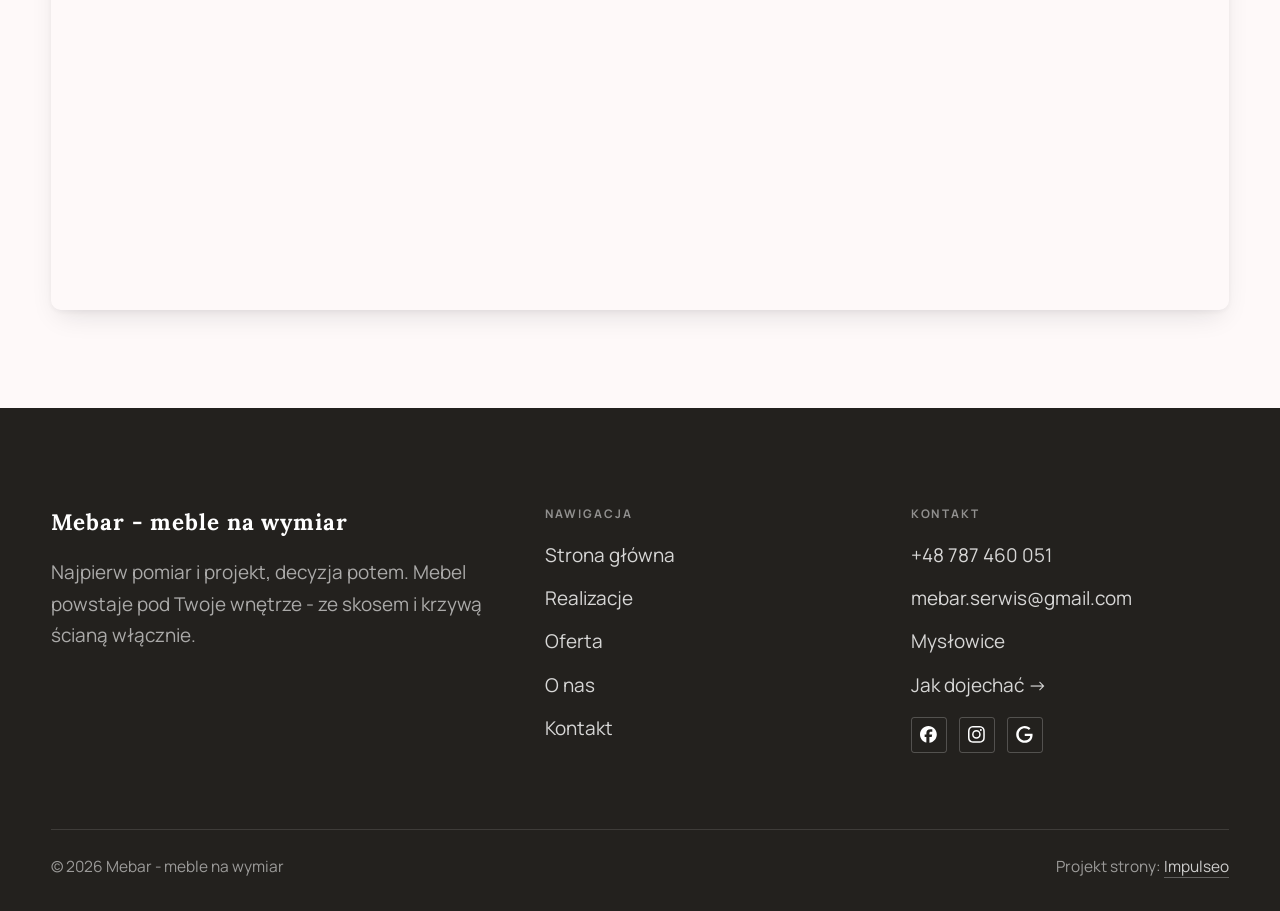
<file: kontakt.html>
<!DOCTYPE html>
<html lang="pl">
<head>
<meta charset="UTF-8">
<meta name="viewport" content="width=device-width, initial-scale=1.0">
<title>Kontakt - Mebar - meble na wymiar</title>
<meta name="description" content="Kontakt Mebar - meble na wymiar - Mysłowice">
<link rel="canonical" href="https://kris20032.github.io/mebar-meble-na-wymiar/kontakt.html">
<meta name="robots" content="noindex, nofollow">
<meta property="og:type" content="website">
<meta property="og:locale" content="pl_PL">
<meta property="og:site_name" content="Mebar - meble na wymiar">
<meta property="og:title" content="Kontakt - Mebar - meble na wymiar">
<meta property="og:description" content="Kontakt Mebar - meble na wymiar - Mysłowice">
<meta property="og:url" content="https://kris20032.github.io/mebar-meble-na-wymiar/kontakt.html">
<meta property="og:image" content="https://kris20032.github.io/mebar-meble-na-wymiar/img/og.jpg">
<meta property="og:image:width" content="1200">
<meta property="og:image:height" content="630">
<meta name="twitter:card" content="summary_large_image">
<link rel="preconnect" href="https://fonts.googleapis.com">
<link rel="preconnect" href="https://fonts.gstatic.com" crossorigin>
<link href="https://fonts.googleapis.com/css2?family=Lora:wght@500;600;700&family=Manrope:wght@400;500;600&display=swap" rel="stylesheet">
<link rel="stylesheet" href="assets/styles.css?v=0edae6fa">
</head>
<body>

<header class="nav">
  <div class="wrap nav-inner">
    <a class="brand brand-has-logo" href="index.html"><img class="brand-logo" src="img/logo.png" alt="Mebar - meble na wymiar" width="307" height="310" decoding="async"></a>
    <nav class="nav-links">
      <a href="index.html">Strona główna</a>
      <a href="realizacje.html">Realizacje</a>
      <a href="oferta.html">Oferta</a>
      <a href="o-nas.html">O nas</a>
      <a href="kontakt.html" class="active" aria-current="page">Kontakt</a>
      <a href="kontakt.html" class="btn btn-accent">Zapytaj o wycenę</a>
    </nav>
    <button class="nav-toggle" aria-label="Menu"><span></span><span></span><span></span></button>
  </div>
</header>

<main>
<section class="pagehead">
  <img src="img/g2.jpg" alt="Mebar - meble na wymiar - Zapytaj o wycenę" width="1528" height="1120" decoding="async">
  <div class="wrap">
    <span class="eyebrow">Kontakt</span>
    <h1>Zapytaj o wycenę</h1>
    <p>Odpowiemy na pytania i przygotujemy wycenę.</p>
  </div>
</section>
<section>
  <div class="wrap contact-grid">
    <div class="reveal">
      <span class="eyebrow">Dane kontaktowe</span>
      <h2 style="margin:var(--space-4) 0 var(--space-6)">Mebar - meble na wymiar</h2>
      <div class="info-list">
        <div class="info-row"><div class="ic"><svg class="ico-tel" width="16" height="16" viewBox="0 0 24 24" fill="none" aria-hidden="true"><path d="M6.6 10.8a15.5 15.5 0 0 0 6.6 6.6l2.2-2.2a1 1 0 0 1 1-.24 11.4 11.4 0 0 0 3.6.58 1 1 0 0 1 1 1V20a1 1 0 0 1-1 1A17 17 0 0 1 3 4a1 1 0 0 1 1-1h3.5a1 1 0 0 1 1 1c0 1.25.2 2.46.58 3.6a1 1 0 0 1-.25 1l-2.23 2.2Z" fill="currentColor"/></svg></div><div><div class="lbl">Telefon</div><a class="val" href="tel:+48787460051">+48 787 460 051</a></div></div>
        <div class="info-row"><div class="ic"><svg class="ico-mail" width="16" height="16" viewBox="0 0 24 24" fill="none" aria-hidden="true"><rect x="3.2" y="5.5" width="17.6" height="13" rx="1.6" stroke="currentColor" stroke-width="1.6"/><path d="M4 7l8 6 8-6" stroke="currentColor" stroke-width="1.6" stroke-linecap="round" stroke-linejoin="round"/></svg></div><div><div class="lbl">E-mail</div><a class="val" href="mailto:mebar.serwis@gmail.com">mebar.serwis@gmail.com</a></div></div>
        <div class="info-row"><div class="ic"><svg class="ico-pin" width="16" height="16" viewBox="0 0 24 24" fill="none" aria-hidden="true"><path d="M12 21s7-6.1 7-11.5A7 7 0 0 0 5 9.5C5 14.9 12 21 12 21Z" stroke="currentColor" stroke-width="1.6" fill="none"/><circle cx="12" cy="9.5" r="2.4" fill="currentColor"/></svg></div><div><div class="lbl">Adres</div><div class="val">Mysłowice</div></div></div>
      </div>
    </div>
    <div class="reveal">
      <form class="form" action="https://formsubmit.co/mebar.serwis@gmail.com" method="POST">
        <input type="hidden" name="_subject" value="Zapytanie ze strony Mebar - meble na wymiar">
        <input type="hidden" name="_captcha" value="false">
        <input type="hidden" name="_template" value="table">
        <div class="fld"><label for="name">Imię / firma</label><input id="name" name="name" type="text" placeholder="np. Jan Kowalski" required></div>
        <div class="fld"><label for="email">E-mail</label><input id="email" name="email" type="email" placeholder="adres@email.pl" required></div>
        <div class="fld"><label for="phone">Telefon</label><input id="phone" name="phone" type="tel" placeholder="+48 ..."></div>
        <div class="fld"><label for="msg">Czego dotyczy zapytanie?</label><textarea id="msg" name="message" placeholder="Napisz krótko, w czym możemy pomóc" required></textarea></div>
        <button type="submit" class="btn btn-accent" style="width:100%;justify-content:center">Wyślij zapytanie <span class="arr">→</span></button>
        <p class="note">Wiadomość trafi bezpośrednio do nas. Można też zadzwonić: +48 787 460 051.</p>
      </form>
    </div>
  </div>
</section>
<section style="padding-top:0">
  <div class="wrap reveal">
    <iframe class="map" title="Mebar - meble na wymiar - Mysłowice" src="https://maps.google.com/maps?q=Mebar%20-%20meble%20na%20wymiar%20Mys%C5%82owice&z=15&output=embed" loading="lazy" referrerpolicy="no-referrer-when-downgrade"></iframe>
  </div>
</section>
</main>

<footer>
  <div class="wrap">
    <div class="foot-grid">
      <div class="foot-brand">
        <div class="name">Mebar - meble na wymiar</div>
        <p>Najpierw pomiar i projekt, decyzja potem. Mebel powstaje pod Twoje wnętrze - ze skosem i krzywą ścianą włącznie.</p>
      </div>
      <div class="foot-col">
        <h4>Nawigacja</h4>
        <a href="index.html">Strona główna</a>
        <a href="realizacje.html">Realizacje</a>
        <a href="oferta.html">Oferta</a>
        <a href="o-nas.html">O nas</a>
        <a href="kontakt.html">Kontakt</a>
      </div>
      <div class="foot-col">
        <h4>Kontakt</h4>
        <a href="tel:+48787460051">+48 787 460 051</a>
        <a href="mailto:mebar.serwis@gmail.com">mebar.serwis@gmail.com</a>
        <p>Mysłowice</p>
        <a href="https://maps.google.com/?cid=16290078336322066005&g_mp=CiVnb29nbGUubWFwcy5wbGFjZXMudjEuUGxhY2VzLkdldFBsYWNlEAIYBCAA" target="_blank" rel="noopener">Jak dojechać →</a>
      <div class="foot-soc">
        <a class="soc" href="https://www.facebook.com/mebar.serwis/" target="_blank" rel="noopener" aria-label="Facebook - Mebar - meble na wymiar"><svg viewBox="0 0 24 24" aria-hidden="true" focusable="false"><path d="M9.101 23.691v-7.98H6.627v-3.667h2.474v-1.58c0-4.085 1.848-5.978 5.858-5.978.401 0 .955.042 1.468.103a8.68 8.68 0 0 1 1.141.195v3.325a8.623 8.623 0 0 0-.653-.036 26.805 26.805 0 0 0-.733-.009c-.707 0-1.259.096-1.675.309a1.686 1.686 0 0 0-.679.622c-.258.42-.374.995-.374 1.752v1.297h3.919l-.386 2.103-.287 1.564h-3.246v8.245C19.396 23.238 24 18.179 24 12.044c0-6.627-5.373-12-12-12s-12 5.373-12 12c0 5.628 3.874 10.35 9.101 11.647Z" fill="currentColor"/></svg></a>
        <a class="soc" href="https://www.instagram.com/mebar_meble/" target="_blank" rel="noopener" aria-label="Instagram - Mebar - meble na wymiar"><svg viewBox="0 0 24 24" aria-hidden="true" focusable="false"><path d="M7.0301.084c-1.2768.0602-2.1487.264-2.911.5634-.7888.3075-1.4575.72-2.1228 1.3877-.6652.6677-1.075 1.3368-1.3802 2.127-.2954.7638-.4956 1.6365-.552 2.914-.0564 1.2775-.0689 1.6882-.0626 4.947.0062 3.2586.0206 3.6671.0825 4.9473.061 1.2765.264 2.1482.5635 2.9107.308.7889.72 1.4573 1.388 2.1228.6679.6655 1.3365 1.0743 2.1285 1.38.7632.295 1.6361.4961 2.9134.552 1.2773.056 1.6884.069 4.9462.0627 3.2578-.0062 3.668-.0207 4.9478-.0814 1.28-.0607 2.147-.2652 2.9098-.5633.7889-.3086 1.4578-.72 2.1228-1.3881.665-.6682 1.0745-1.3378 1.3795-2.1284.2957-.7632.4966-1.636.552-2.9124.056-1.2809.0692-1.6898.063-4.948-.0063-3.2583-.021-3.6668-.0817-4.9465-.0607-1.2797-.264-2.1487-.5633-2.9117-.3084-.7889-.72-1.4568-1.3876-2.1228C21.2982 1.33 20.628.9208 19.8378.6165 19.074.321 18.2017.1197 16.9244.0645 15.6471.0093 15.236-.005 11.977.0014 8.718.0076 8.31.0215 7.0301.0839m.1402 21.6932c-1.17-.0509-1.8053-.2453-2.2287-.408-.5606-.216-.96-.4771-1.3819-.895-.422-.4178-.6811-.8186-.9-1.378-.1644-.4234-.3624-1.058-.4171-2.228-.0595-1.2645-.072-1.6442-.079-4.848-.007-3.2037.0053-3.583.0607-4.848.05-1.169.2456-1.805.408-2.2282.216-.5613.4762-.96.895-1.3816.4188-.4217.8184-.6814 1.3783-.9003.423-.1651 1.0575-.3614 2.227-.4171 1.2655-.06 1.6447-.072 4.848-.079 3.2033-.007 3.5835.005 4.8495.0608 1.169.0508 1.8053.2445 2.228.408.5608.216.96.4754 1.3816.895.4217.4194.6816.8176.9005 1.3787.1653.4217.3617 1.056.4169 2.2263.0602 1.2655.0739 1.645.0796 4.848.0058 3.203-.0055 3.5834-.061 4.848-.051 1.17-.245 1.8055-.408 2.2294-.216.5604-.4763.96-.8954 1.3814-.419.4215-.8181.6811-1.3783.9-.4224.1649-1.0577.3617-2.2262.4174-1.2656.0595-1.6448.072-4.8493.079-3.2045.007-3.5825-.006-4.848-.0608M16.953 5.5864A1.44 1.44 0 1 0 18.39 4.144a1.44 1.44 0 0 0-1.437 1.4424M5.8385 12.012c.0067 3.4032 2.7706 6.1557 6.173 6.1493 3.4026-.0065 6.157-2.7701 6.1506-6.1733-.0065-3.4032-2.771-6.1565-6.174-6.1498-3.403.0067-6.156 2.771-6.1496 6.1738M8 12.0077a4 4 0 1 1 4.008 3.9921A3.9996 3.9996 0 0 1 8 12.0077" fill="currentColor"/></svg></a>
        <a class="soc" href="https://maps.google.com/?cid=16290078336322066005&g_mp=CiVnb29nbGUubWFwcy5wbGFjZXMudjEuUGxhY2VzLkdldFBsYWNlEAIYBCAA" target="_blank" rel="noopener" aria-label="Google - Mebar - meble na wymiar"><svg viewBox="0 0 24 24" aria-hidden="true" focusable="false"><path d="M12.48 10.92v3.28h7.84c-.24 1.84-.853 3.187-1.787 4.133-1.147 1.147-2.933 2.4-6.053 2.4-4.827 0-8.6-3.893-8.6-8.72s3.773-8.72 8.6-8.72c2.6 0 4.507 1.027 5.907 2.347l2.307-2.307C18.747 1.44 16.133 0 12.48 0 5.867 0 .307 5.387.307 12s5.56 12 12.173 12c3.573 0 6.267-1.173 8.373-3.36 2.16-2.16 2.84-5.213 2.84-7.667 0-.76-.053-1.467-.173-2.053H12.48z" fill="currentColor"/></svg></a>
      </div>
      </div>
    </div>
    <div class="foot-bot">
      <span>© 2026 Mebar - meble na wymiar</span>
      <span>Projekt strony: <a class="foot-credit" href="https://impulseo.pl" target="_blank" rel="noopener">Impulseo</a></span>
    </div>
  </div>
</footer>
<div class="sticky-reserve"><a class="sr-book" href="kontakt.html">Zapytaj o wycenę</a><a class="sr-call" href="tel:+48787460051" aria-label="Zadzwoń"><svg class="ico-tel" width="16" height="16" viewBox="0 0 24 24" fill="none" aria-hidden="true"><path d="M6.6 10.8a15.5 15.5 0 0 0 6.6 6.6l2.2-2.2a1 1 0 0 1 1-.24 11.4 11.4 0 0 0 3.6.58 1 1 0 0 1 1 1V20a1 1 0 0 1-1 1A17 17 0 0 1 3 4a1 1 0 0 1 1-1h3.5a1 1 0 0 1 1 1c0 1.25.2 2.46.58 3.6a1 1 0 0 1-.25 1l-2.23 2.2Z" fill="currentColor"/></svg></a></div>
<div class="demo-wazne" data-do="2026-10-25" data-cykl="3" hidden><svg class="dw-ico" width="13" height="13" viewBox="0 0 24 24" fill="none" aria-hidden="true"><circle cx="12" cy="12" r="8.6" stroke="currentColor" stroke-width="1.8"/><path d="M12 7.2V12l3.3 2" stroke="currentColor" stroke-width="1.8" stroke-linecap="round"/></svg><span class="dw-txt"></span></div>

<script src="assets/main.js"></script>
</body>
</html>
</file>
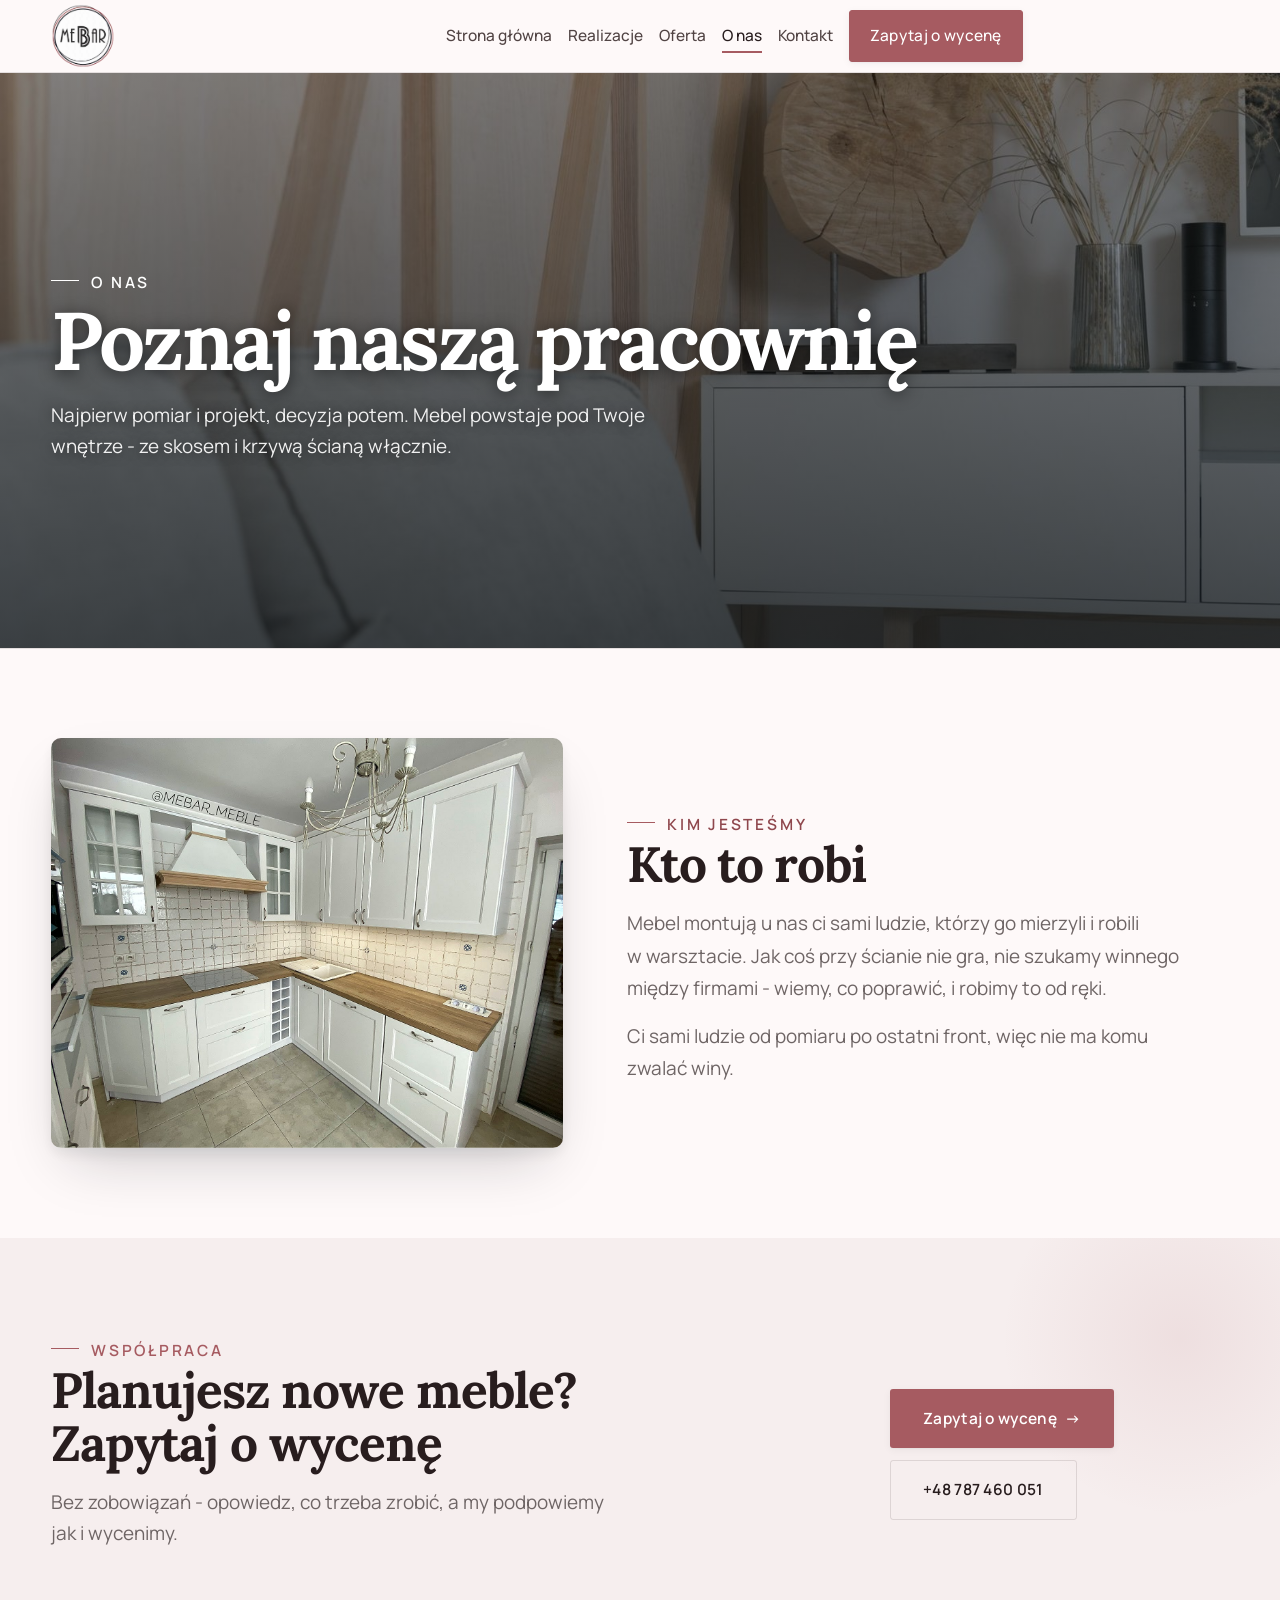
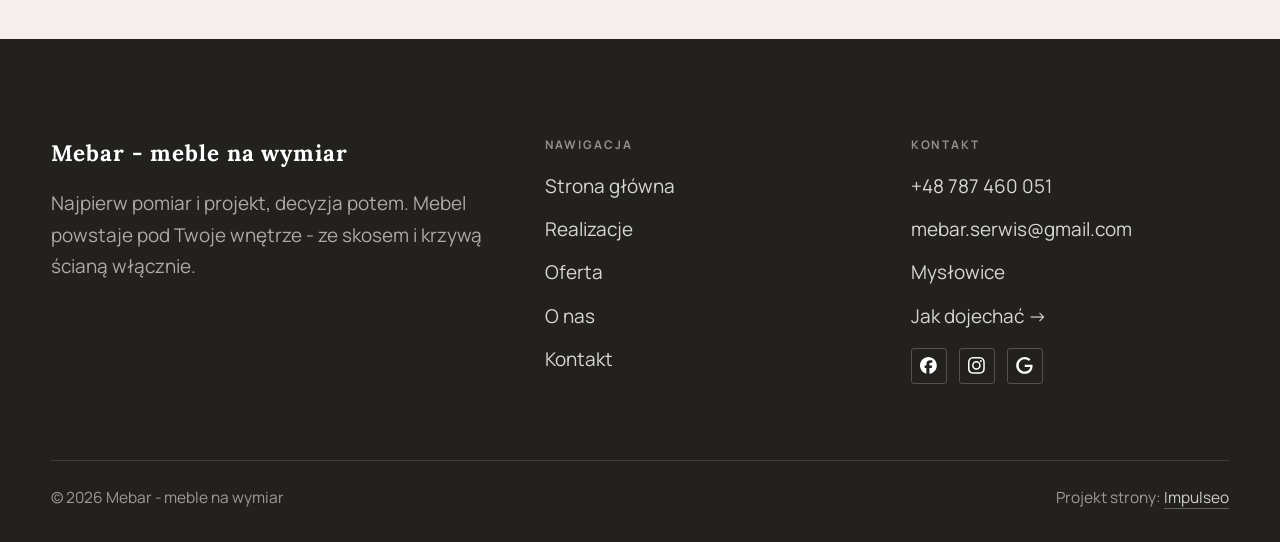
<file: o-nas.html>
<!DOCTYPE html>
<html lang="pl">
<head>
<meta charset="UTF-8">
<meta name="viewport" content="width=device-width, initial-scale=1.0">
<title>O nas - Mebar - meble na wymiar</title>
<meta name="description" content="Meble na wymiar w Mysłowicach: kuchnie, szafy i zabudowy pod Twoje wnętrze. Pomiar, projekt, wykonanie i montaż. Zadzwoń: +48 787 460 051.">
<link rel="canonical" href="https://kris20032.github.io/mebar-meble-na-wymiar/o-nas.html">
<meta name="robots" content="noindex, nofollow">
<meta property="og:type" content="website">
<meta property="og:locale" content="pl_PL">
<meta property="og:site_name" content="Mebar - meble na wymiar">
<meta property="og:title" content="O nas - Mebar - meble na wymiar">
<meta property="og:description" content="Meble na wymiar w Mysłowicach: kuchnie, szafy i zabudowy pod Twoje wnętrze. Pomiar, projekt, wykonanie i montaż. Zadzwoń: +48 787 460 051.">
<meta property="og:url" content="https://kris20032.github.io/mebar-meble-na-wymiar/o-nas.html">
<meta property="og:image" content="https://kris20032.github.io/mebar-meble-na-wymiar/img/og.jpg">
<meta property="og:image:width" content="1200">
<meta property="og:image:height" content="630">
<meta name="twitter:card" content="summary_large_image">
<link rel="preconnect" href="https://fonts.googleapis.com">
<link rel="preconnect" href="https://fonts.gstatic.com" crossorigin>
<link href="https://fonts.googleapis.com/css2?family=Lora:wght@500;600;700&family=Manrope:wght@400;500;600&display=swap" rel="stylesheet">
<link rel="stylesheet" href="assets/styles.css?v=0edae6fa">
</head>
<body>

<header class="nav">
  <div class="wrap nav-inner">
    <a class="brand brand-has-logo" href="index.html"><img class="brand-logo" src="img/logo.png" alt="Mebar - meble na wymiar" width="307" height="310" decoding="async"></a>
    <nav class="nav-links">
      <a href="index.html">Strona główna</a>
      <a href="realizacje.html">Realizacje</a>
      <a href="oferta.html">Oferta</a>
      <a href="o-nas.html" class="active" aria-current="page">O nas</a>
      <a href="kontakt.html">Kontakt</a>
      <a href="kontakt.html" class="btn btn-accent">Zapytaj o wycenę</a>
    </nav>
    <button class="nav-toggle" aria-label="Menu"><span></span><span></span><span></span></button>
  </div>
</header>

<main>
<section class="pagehead">
  <img src="img/g14.jpg" alt="Mebar - meble na wymiar - Poznaj naszą pracownię" width="1600" height="1066" decoding="async">
  <div class="wrap">
    <span class="eyebrow">O nas</span>
    <h1>Poznaj naszą pracownię</h1>
    <p>Najpierw pomiar i projekt, decyzja potem. Mebel powstaje pod Twoje wnętrze - ze skosem i krzywą ścianą włącznie.</p>
  </div>
</section>
<section>
  <div class="wrap split">
    <div class="split-art reveal"><img src="img/g1.jpg" alt="Mebar - meble na wymiar" loading="lazy" width="1600" height="1200" decoding="async"></div>
    <div class="split-copy reveal">
      <span class="eyebrow">Kim jesteśmy</span>
      <h2>Kto to robi</h2>
      <p class="muted">Mebel montują u nas ci sami ludzie, którzy go mierzyli i robili w warsztacie. Jak coś przy ścianie nie gra, nie szukamy winnego między firmami - wiemy, co poprawić, i robimy to od ręki.</p>
      <p class="muted">Ci sami ludzie od pomiaru po ostatni front, więc nie ma komu zwalać winy.</p>
    </div>
  </div>
</section>


<section class="cta">
  <div class="wrap">
    <div class="reveal">
      <span class="eyebrow">Współpraca</span>
      <h2>Planujesz nowe meble? Zapytaj o wycenę</h2>
      <p>Bez zobowiązań - opowiedz, co trzeba zrobić, a my podpowiemy jak i wycenimy.</p>
    </div>
    <div class="cta-actions reveal">
      <a href="kontakt.html" class="btn btn-light">Zapytaj o wycenę <span class="arr">→</span></a>
      <a href="tel:+48787460051" class="btn btn-ghost btn-ghost-cta">+48 787 460 051</a>
    </div>
  </div>
</section>
</main>

<footer>
  <div class="wrap">
    <div class="foot-grid">
      <div class="foot-brand">
        <div class="name">Mebar - meble na wymiar</div>
        <p>Najpierw pomiar i projekt, decyzja potem. Mebel powstaje pod Twoje wnętrze - ze skosem i krzywą ścianą włącznie.</p>
      </div>
      <div class="foot-col">
        <h4>Nawigacja</h4>
        <a href="index.html">Strona główna</a>
        <a href="realizacje.html">Realizacje</a>
        <a href="oferta.html">Oferta</a>
        <a href="o-nas.html">O nas</a>
        <a href="kontakt.html">Kontakt</a>
      </div>
      <div class="foot-col">
        <h4>Kontakt</h4>
        <a href="tel:+48787460051">+48 787 460 051</a>
        <a href="mailto:mebar.serwis@gmail.com">mebar.serwis@gmail.com</a>
        <p>Mysłowice</p>
        <a href="https://maps.google.com/?cid=16290078336322066005&g_mp=CiVnb29nbGUubWFwcy5wbGFjZXMudjEuUGxhY2VzLkdldFBsYWNlEAIYBCAA" target="_blank" rel="noopener">Jak dojechać →</a>
      <div class="foot-soc">
        <a class="soc" href="https://www.facebook.com/mebar.serwis/" target="_blank" rel="noopener" aria-label="Facebook - Mebar - meble na wymiar"><svg viewBox="0 0 24 24" aria-hidden="true" focusable="false"><path d="M9.101 23.691v-7.98H6.627v-3.667h2.474v-1.58c0-4.085 1.848-5.978 5.858-5.978.401 0 .955.042 1.468.103a8.68 8.68 0 0 1 1.141.195v3.325a8.623 8.623 0 0 0-.653-.036 26.805 26.805 0 0 0-.733-.009c-.707 0-1.259.096-1.675.309a1.686 1.686 0 0 0-.679.622c-.258.42-.374.995-.374 1.752v1.297h3.919l-.386 2.103-.287 1.564h-3.246v8.245C19.396 23.238 24 18.179 24 12.044c0-6.627-5.373-12-12-12s-12 5.373-12 12c0 5.628 3.874 10.35 9.101 11.647Z" fill="currentColor"/></svg></a>
        <a class="soc" href="https://www.instagram.com/mebar_meble/" target="_blank" rel="noopener" aria-label="Instagram - Mebar - meble na wymiar"><svg viewBox="0 0 24 24" aria-hidden="true" focusable="false"><path d="M7.0301.084c-1.2768.0602-2.1487.264-2.911.5634-.7888.3075-1.4575.72-2.1228 1.3877-.6652.6677-1.075 1.3368-1.3802 2.127-.2954.7638-.4956 1.6365-.552 2.914-.0564 1.2775-.0689 1.6882-.0626 4.947.0062 3.2586.0206 3.6671.0825 4.9473.061 1.2765.264 2.1482.5635 2.9107.308.7889.72 1.4573 1.388 2.1228.6679.6655 1.3365 1.0743 2.1285 1.38.7632.295 1.6361.4961 2.9134.552 1.2773.056 1.6884.069 4.9462.0627 3.2578-.0062 3.668-.0207 4.9478-.0814 1.28-.0607 2.147-.2652 2.9098-.5633.7889-.3086 1.4578-.72 2.1228-1.3881.665-.6682 1.0745-1.3378 1.3795-2.1284.2957-.7632.4966-1.636.552-2.9124.056-1.2809.0692-1.6898.063-4.948-.0063-3.2583-.021-3.6668-.0817-4.9465-.0607-1.2797-.264-2.1487-.5633-2.9117-.3084-.7889-.72-1.4568-1.3876-2.1228C21.2982 1.33 20.628.9208 19.8378.6165 19.074.321 18.2017.1197 16.9244.0645 15.6471.0093 15.236-.005 11.977.0014 8.718.0076 8.31.0215 7.0301.0839m.1402 21.6932c-1.17-.0509-1.8053-.2453-2.2287-.408-.5606-.216-.96-.4771-1.3819-.895-.422-.4178-.6811-.8186-.9-1.378-.1644-.4234-.3624-1.058-.4171-2.228-.0595-1.2645-.072-1.6442-.079-4.848-.007-3.2037.0053-3.583.0607-4.848.05-1.169.2456-1.805.408-2.2282.216-.5613.4762-.96.895-1.3816.4188-.4217.8184-.6814 1.3783-.9003.423-.1651 1.0575-.3614 2.227-.4171 1.2655-.06 1.6447-.072 4.848-.079 3.2033-.007 3.5835.005 4.8495.0608 1.169.0508 1.8053.2445 2.228.408.5608.216.96.4754 1.3816.895.4217.4194.6816.8176.9005 1.3787.1653.4217.3617 1.056.4169 2.2263.0602 1.2655.0739 1.645.0796 4.848.0058 3.203-.0055 3.5834-.061 4.848-.051 1.17-.245 1.8055-.408 2.2294-.216.5604-.4763.96-.8954 1.3814-.419.4215-.8181.6811-1.3783.9-.4224.1649-1.0577.3617-2.2262.4174-1.2656.0595-1.6448.072-4.8493.079-3.2045.007-3.5825-.006-4.848-.0608M16.953 5.5864A1.44 1.44 0 1 0 18.39 4.144a1.44 1.44 0 0 0-1.437 1.4424M5.8385 12.012c.0067 3.4032 2.7706 6.1557 6.173 6.1493 3.4026-.0065 6.157-2.7701 6.1506-6.1733-.0065-3.4032-2.771-6.1565-6.174-6.1498-3.403.0067-6.156 2.771-6.1496 6.1738M8 12.0077a4 4 0 1 1 4.008 3.9921A3.9996 3.9996 0 0 1 8 12.0077" fill="currentColor"/></svg></a>
        <a class="soc" href="https://maps.google.com/?cid=16290078336322066005&g_mp=CiVnb29nbGUubWFwcy5wbGFjZXMudjEuUGxhY2VzLkdldFBsYWNlEAIYBCAA" target="_blank" rel="noopener" aria-label="Google - Mebar - meble na wymiar"><svg viewBox="0 0 24 24" aria-hidden="true" focusable="false"><path d="M12.48 10.92v3.28h7.84c-.24 1.84-.853 3.187-1.787 4.133-1.147 1.147-2.933 2.4-6.053 2.4-4.827 0-8.6-3.893-8.6-8.72s3.773-8.72 8.6-8.72c2.6 0 4.507 1.027 5.907 2.347l2.307-2.307C18.747 1.44 16.133 0 12.48 0 5.867 0 .307 5.387.307 12s5.56 12 12.173 12c3.573 0 6.267-1.173 8.373-3.36 2.16-2.16 2.84-5.213 2.84-7.667 0-.76-.053-1.467-.173-2.053H12.48z" fill="currentColor"/></svg></a>
      </div>
      </div>
    </div>
    <div class="foot-bot">
      <span>© 2026 Mebar - meble na wymiar</span>
      <span>Projekt strony: <a class="foot-credit" href="https://impulseo.pl" target="_blank" rel="noopener">Impulseo</a></span>
    </div>
  </div>
</footer>
<div class="sticky-reserve"><a class="sr-book" href="kontakt.html">Zapytaj o wycenę</a><a class="sr-call" href="tel:+48787460051" aria-label="Zadzwoń"><svg class="ico-tel" width="16" height="16" viewBox="0 0 24 24" fill="none" aria-hidden="true"><path d="M6.6 10.8a15.5 15.5 0 0 0 6.6 6.6l2.2-2.2a1 1 0 0 1 1-.24 11.4 11.4 0 0 0 3.6.58 1 1 0 0 1 1 1V20a1 1 0 0 1-1 1A17 17 0 0 1 3 4a1 1 0 0 1 1-1h3.5a1 1 0 0 1 1 1c0 1.25.2 2.46.58 3.6a1 1 0 0 1-.25 1l-2.23 2.2Z" fill="currentColor"/></svg></a></div>
<div class="demo-wazne" data-do="2026-10-25" data-cykl="3" hidden><svg class="dw-ico" width="13" height="13" viewBox="0 0 24 24" fill="none" aria-hidden="true"><circle cx="12" cy="12" r="8.6" stroke="currentColor" stroke-width="1.8"/><path d="M12 7.2V12l3.3 2" stroke="currentColor" stroke-width="1.8" stroke-linecap="round"/></svg><span class="dw-txt"></span></div>

<script src="assets/main.js"></script>
</body>
</html>
</file>
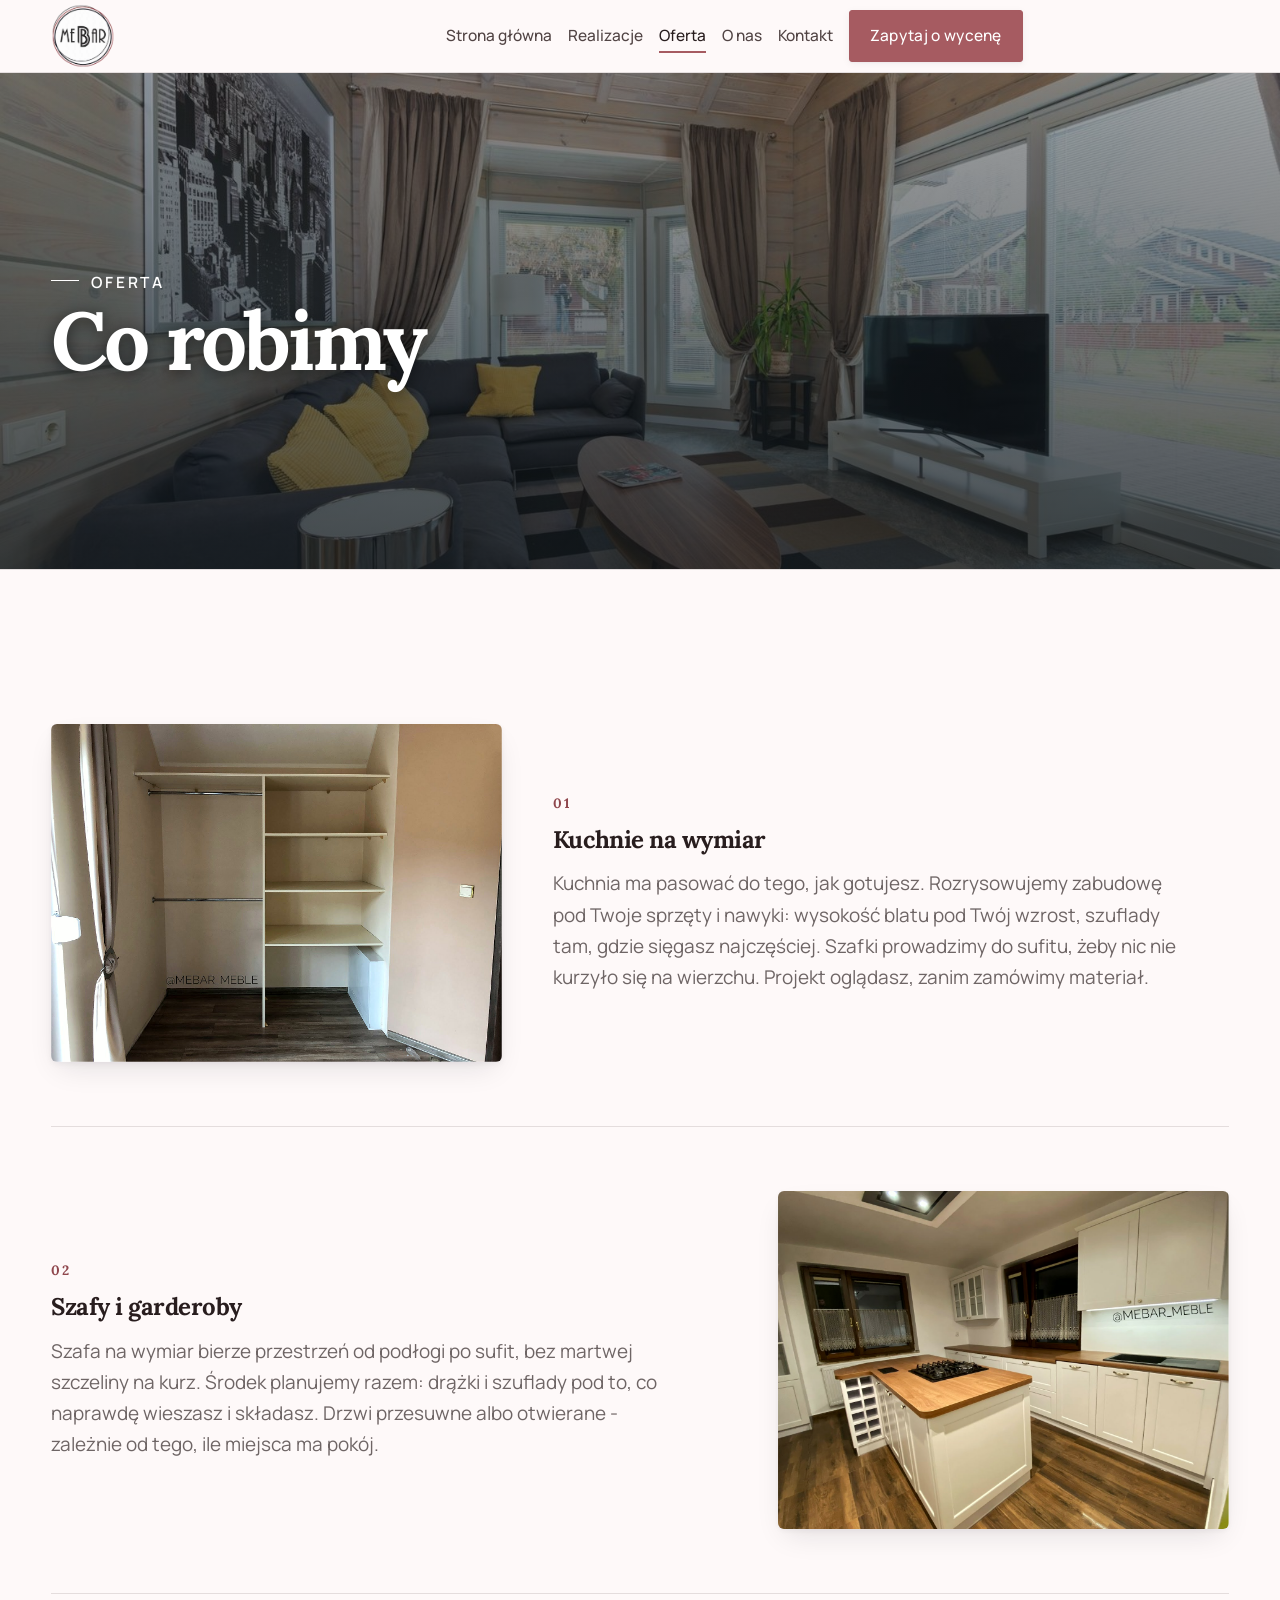
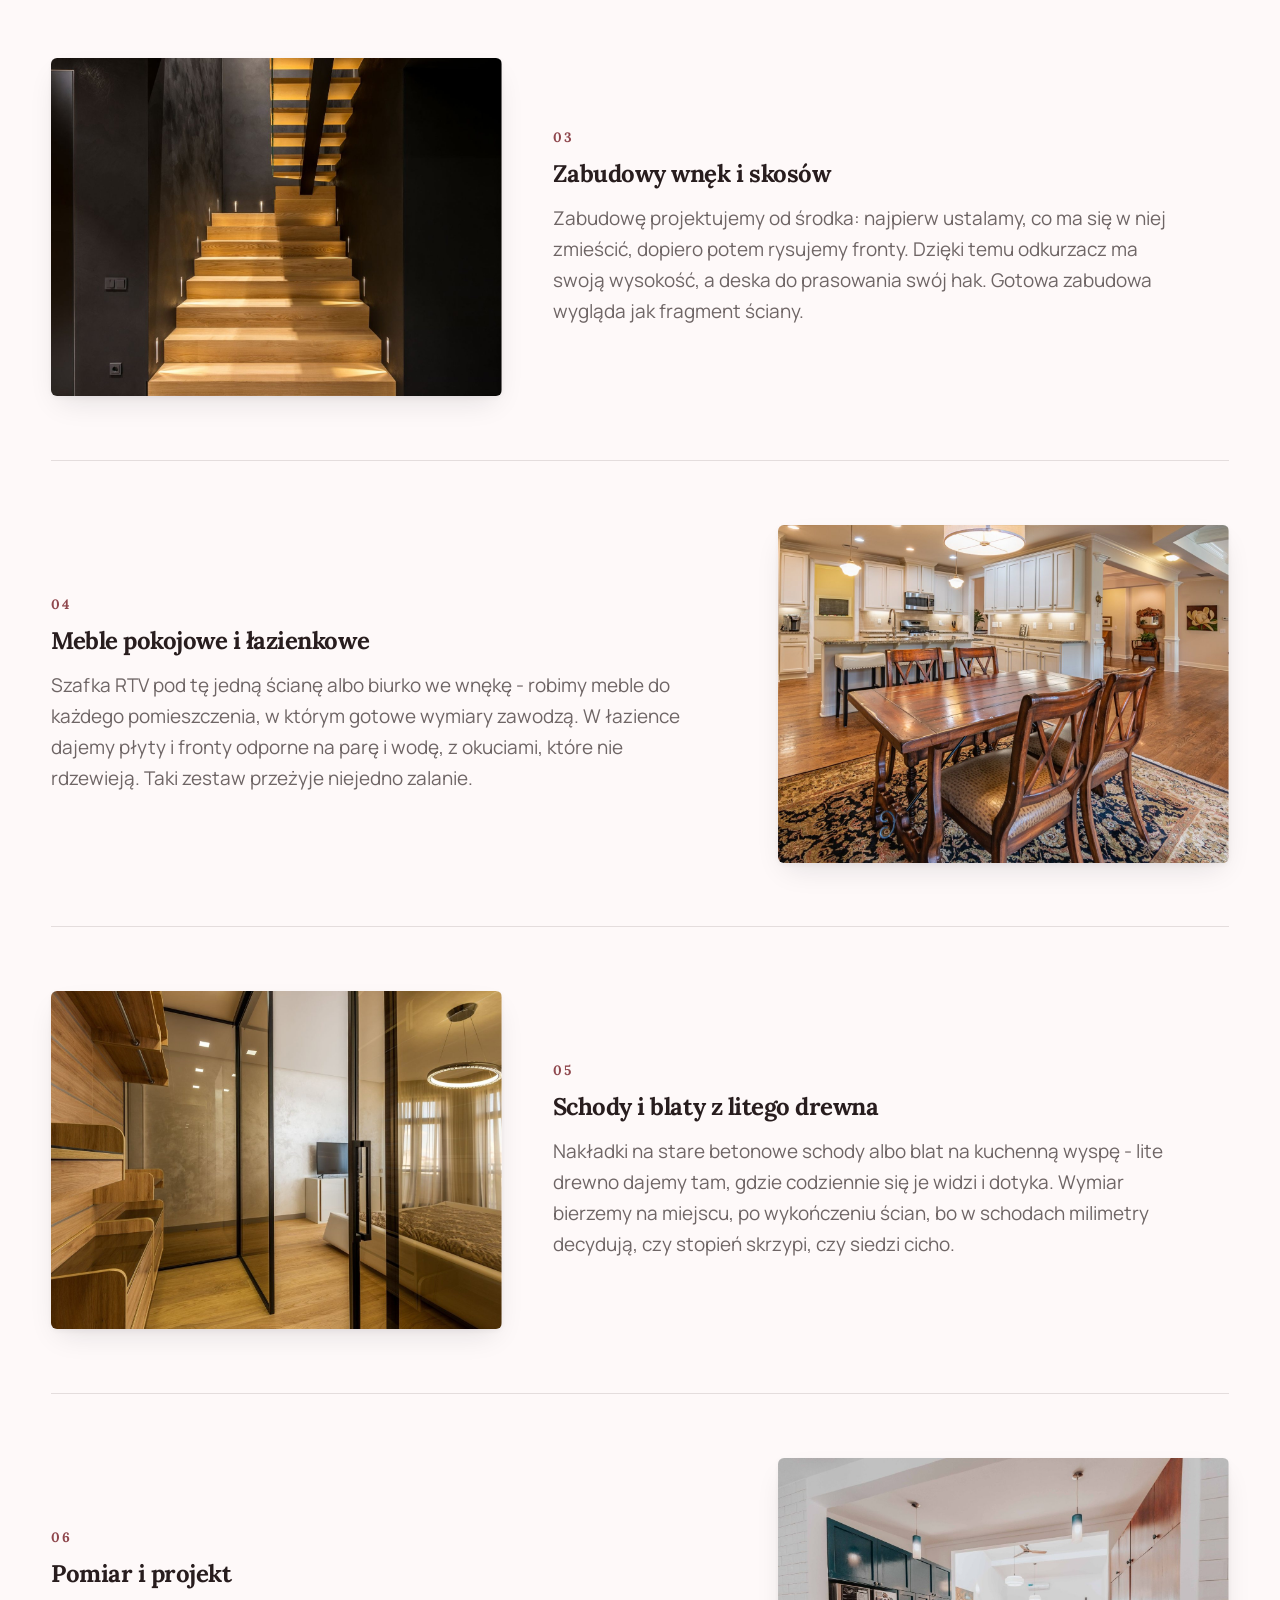
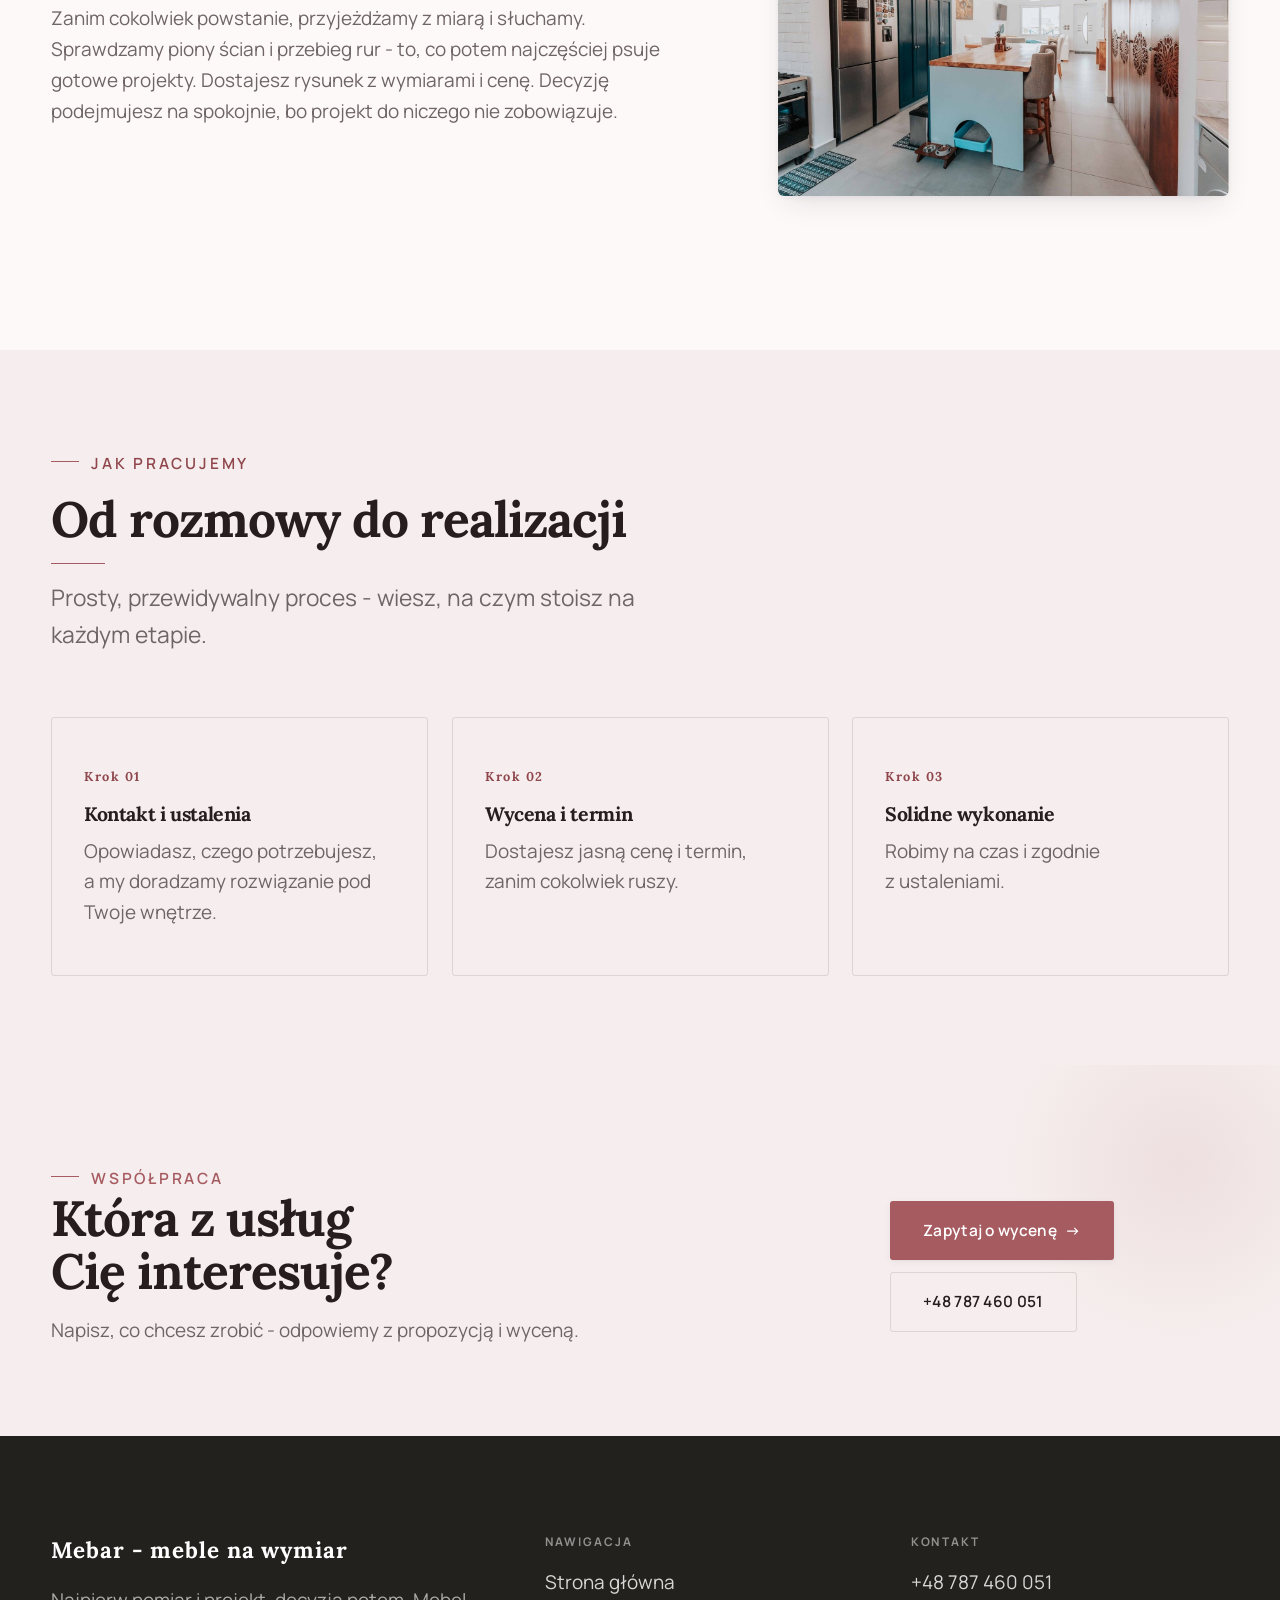
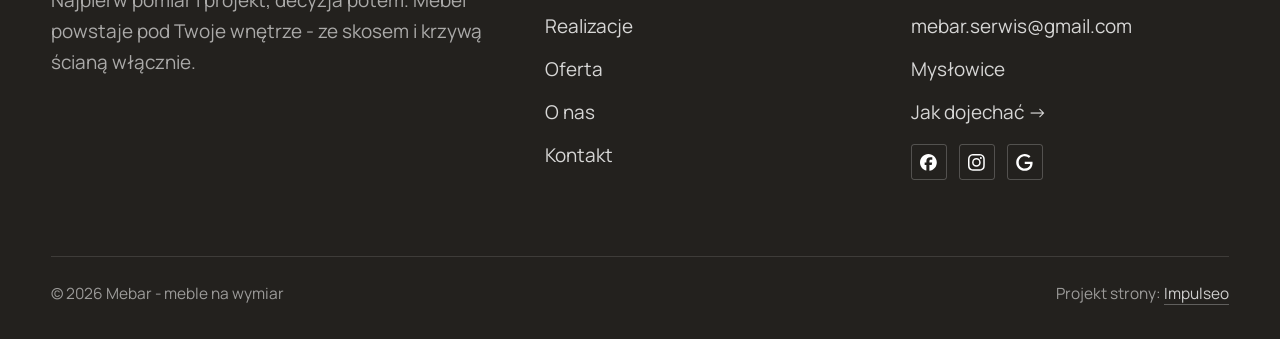
<file: oferta.html>
<!DOCTYPE html>
<html lang="pl">
<head>
<meta charset="UTF-8">
<meta name="viewport" content="width=device-width, initial-scale=1.0">
<title>Oferta - Mebar - meble na wymiar</title>
<meta name="description" content="Meble na wymiar w Mysłowicach: kuchnie, szafy i zabudowy pod Twoje wnętrze. Pomiar, projekt, wykonanie i montaż. Zadzwoń: +48 787 460 051.">
<link rel="canonical" href="https://kris20032.github.io/mebar-meble-na-wymiar/oferta.html">
<meta name="robots" content="noindex, nofollow">
<meta property="og:type" content="website">
<meta property="og:locale" content="pl_PL">
<meta property="og:site_name" content="Mebar - meble na wymiar">
<meta property="og:title" content="Oferta - Mebar - meble na wymiar">
<meta property="og:description" content="Meble na wymiar w Mysłowicach: kuchnie, szafy i zabudowy pod Twoje wnętrze. Pomiar, projekt, wykonanie i montaż. Zadzwoń: +48 787 460 051.">
<meta property="og:url" content="https://kris20032.github.io/mebar-meble-na-wymiar/oferta.html">
<meta property="og:image" content="https://kris20032.github.io/mebar-meble-na-wymiar/img/og.jpg">
<meta property="og:image:width" content="1200">
<meta property="og:image:height" content="630">
<meta name="twitter:card" content="summary_large_image">
<link rel="preconnect" href="https://fonts.googleapis.com">
<link rel="preconnect" href="https://fonts.gstatic.com" crossorigin>
<link href="https://fonts.googleapis.com/css2?family=Lora:wght@500;600;700&family=Manrope:wght@400;500;600&display=swap" rel="stylesheet">
<link rel="stylesheet" href="assets/styles.css?v=0edae6fa">
</head>
<body>

<header class="nav">
  <div class="wrap nav-inner">
    <a class="brand brand-has-logo" href="index.html"><img class="brand-logo" src="img/logo.png" alt="Mebar - meble na wymiar" width="307" height="310" decoding="async"></a>
    <nav class="nav-links">
      <a href="index.html">Strona główna</a>
      <a href="realizacje.html">Realizacje</a>
      <a href="oferta.html" class="active" aria-current="page">Oferta</a>
      <a href="o-nas.html">O nas</a>
      <a href="kontakt.html">Kontakt</a>
      <a href="kontakt.html" class="btn btn-accent">Zapytaj o wycenę</a>
    </nav>
    <button class="nav-toggle" aria-label="Menu"><span></span><span></span><span></span></button>
  </div>
</header>

<main>
<section class="pagehead">
  <img src="img/g13.jpg" alt="Mebar - meble na wymiar - Co robimy" width="1600" height="1068" decoding="async">
  <div class="wrap">
    <span class="eyebrow">Oferta</span>
    <h1>Co robimy</h1>
  </div>
</section>
<section>
  <div class="wrap">
    <div class="svc-row reveal">
      <div class="svc-row-art"><img src="img/g8.jpg" alt="Kuchnie na wymiar" loading="lazy" width="1600" height="1200" decoding="async"></div>
      <div>
        <span class="num">01</span>
        <h3>Kuchnie na wymiar</h3>
        <p class="muted">Kuchnia ma pasować do tego, jak gotujesz. Rozrysowujemy zabudowę pod Twoje sprzęty i nawyki: wysokość blatu pod Twój wzrost, szuflady tam, gdzie sięgasz najczęściej. Szafki prowadzimy do sufitu, żeby nic nie kurzyło się na wierzchu. Projekt oglądasz, zanim zamówimy materiał.</p>
      </div>
    </div>
    <div class="svc-row rev reveal">
      <div class="svc-row-art"><img src="img/about.jpg" alt="Szafy i garderoby" loading="lazy" width="1508" height="1092" decoding="async"></div>
      <div>
        <span class="num">02</span>
        <h3>Szafy i garderoby</h3>
        <p class="muted">Szafa na wymiar bierze przestrzeń od podłogi po sufit, bez martwej szczeliny na kurz. Środek planujemy razem: drążki i szuflady pod to, co naprawdę wieszasz i składasz. Drzwi przesuwne albo otwierane - zależnie od tego, ile miejsca ma pokój.</p>
      </div>
    </div>
    <div class="svc-row reveal">
      <div class="svc-row-art"><img src="img/g9.jpg" alt="Zabudowy wnęk i skosów" loading="lazy" width="1600" height="1068" decoding="async"></div>
      <div>
        <span class="num">03</span>
        <h3>Zabudowy wnęk i skosów</h3>
        <p class="muted">Zabudowę projektujemy od środka: najpierw ustalamy, co ma się w niej zmieścić, dopiero potem rysujemy fronty. Dzięki temu odkurzacz ma swoją wysokość, a deska do prasowania swój hak. Gotowa zabudowa wygląda jak fragment ściany.</p>
      </div>
    </div>
    <div class="svc-row rev reveal">
      <div class="svc-row-art"><img src="img/g10.jpg" alt="Meble pokojowe i łazienkowe" loading="lazy" width="1600" height="1066" decoding="async"></div>
      <div>
        <span class="num">04</span>
        <h3>Meble pokojowe i łazienkowe</h3>
        <p class="muted">Szafka RTV pod tę jedną ścianę albo biurko we wnękę - robimy meble do każdego pomieszczenia, w którym gotowe wymiary zawodzą. W łazience dajemy płyty i fronty odporne na parę i wodę, z okuciami, które nie rdzewieją. Taki zestaw przeżyje niejedno zalanie.</p>
      </div>
    </div>
    <div class="svc-row reveal">
      <div class="svc-row-art"><img src="img/g11.jpg" alt="Schody i blaty z litego drewna" loading="lazy" width="1600" height="1068" decoding="async"></div>
      <div>
        <span class="num">05</span>
        <h3>Schody i blaty z litego drewna</h3>
        <p class="muted">Nakładki na stare betonowe schody albo blat na kuchenną wyspę - lite drewno dajemy tam, gdzie codziennie się je widzi i dotyka. Wymiar bierzemy na miejscu, po wykończeniu ścian, bo w schodach milimetry decydują, czy stopień skrzypi, czy siedzi cicho.</p>
      </div>
    </div>
    <div class="svc-row rev reveal">
      <div class="svc-row-art"><img src="img/g12.jpg" alt="Pomiar i projekt" loading="lazy" width="1600" height="1067" decoding="async"></div>
      <div>
        <span class="num">06</span>
        <h3>Pomiar i projekt</h3>
        <p class="muted">Zanim cokolwiek powstanie, przyjeżdżamy z miarą i słuchamy. Sprawdzamy piony ścian i przebieg rur - to, co potem najczęściej psuje gotowe projekty. Dostajesz rysunek z wymiarami i cenę. Decyzję podejmujesz na spokojnie, bo projekt do niczego nie zobowiązuje.</p>
      </div>
    </div>
  </div>
</section>
<section class="trust">
  <div class="wrap">
    <div class="head reveal">
      <span class="eyebrow">Jak pracujemy</span>
      <h2>Od rozmowy do realizacji</h2>
      <p>Prosty, przewidywalny proces - wiesz, na czym stoisz na każdym etapie.</p>
    </div>
    <div class="svc-grid">
      <div class="svc reveal"><div class="ic">Krok 01</div><h3>Kontakt i ustalenia</h3><p>Opowiadasz, czego potrzebujesz, a my doradzamy rozwiązanie pod Twoje wnętrze.</p></div>
      <div class="svc reveal"><div class="ic">Krok 02</div><h3>Wycena i termin</h3><p>Dostajesz jasną cenę i termin, zanim cokolwiek ruszy.</p></div>
      <div class="svc reveal"><div class="ic">Krok 03</div><h3>Solidne wykonanie</h3><p>Robimy na czas i zgodnie z ustaleniami.</p></div>
    </div>
  </div>
</section>
<section class="cta">
  <div class="wrap">
    <div class="reveal">
      <span class="eyebrow">Współpraca</span>
      <h2>Która z usług Cię interesuje?</h2>
      <p>Napisz, co chcesz zrobić - odpowiemy z propozycją i wyceną.</p>
    </div>
    <div class="cta-actions reveal">
      <a href="kontakt.html" class="btn btn-light">Zapytaj o wycenę <span class="arr">→</span></a>
      <a href="tel:+48787460051" class="btn btn-ghost btn-ghost-cta">+48 787 460 051</a>
    </div>
  </div>
</section>
</main>

<footer>
  <div class="wrap">
    <div class="foot-grid">
      <div class="foot-brand">
        <div class="name">Mebar - meble na wymiar</div>
        <p>Najpierw pomiar i projekt, decyzja potem. Mebel powstaje pod Twoje wnętrze - ze skosem i krzywą ścianą włącznie.</p>
      </div>
      <div class="foot-col">
        <h4>Nawigacja</h4>
        <a href="index.html">Strona główna</a>
        <a href="realizacje.html">Realizacje</a>
        <a href="oferta.html">Oferta</a>
        <a href="o-nas.html">O nas</a>
        <a href="kontakt.html">Kontakt</a>
      </div>
      <div class="foot-col">
        <h4>Kontakt</h4>
        <a href="tel:+48787460051">+48 787 460 051</a>
        <a href="mailto:mebar.serwis@gmail.com">mebar.serwis@gmail.com</a>
        <p>Mysłowice</p>
        <a href="https://maps.google.com/?cid=16290078336322066005&g_mp=CiVnb29nbGUubWFwcy5wbGFjZXMudjEuUGxhY2VzLkdldFBsYWNlEAIYBCAA" target="_blank" rel="noopener">Jak dojechać →</a>
      <div class="foot-soc">
        <a class="soc" href="https://www.facebook.com/mebar.serwis/" target="_blank" rel="noopener" aria-label="Facebook - Mebar - meble na wymiar"><svg viewBox="0 0 24 24" aria-hidden="true" focusable="false"><path d="M9.101 23.691v-7.98H6.627v-3.667h2.474v-1.58c0-4.085 1.848-5.978 5.858-5.978.401 0 .955.042 1.468.103a8.68 8.68 0 0 1 1.141.195v3.325a8.623 8.623 0 0 0-.653-.036 26.805 26.805 0 0 0-.733-.009c-.707 0-1.259.096-1.675.309a1.686 1.686 0 0 0-.679.622c-.258.42-.374.995-.374 1.752v1.297h3.919l-.386 2.103-.287 1.564h-3.246v8.245C19.396 23.238 24 18.179 24 12.044c0-6.627-5.373-12-12-12s-12 5.373-12 12c0 5.628 3.874 10.35 9.101 11.647Z" fill="currentColor"/></svg></a>
        <a class="soc" href="https://www.instagram.com/mebar_meble/" target="_blank" rel="noopener" aria-label="Instagram - Mebar - meble na wymiar"><svg viewBox="0 0 24 24" aria-hidden="true" focusable="false"><path d="M7.0301.084c-1.2768.0602-2.1487.264-2.911.5634-.7888.3075-1.4575.72-2.1228 1.3877-.6652.6677-1.075 1.3368-1.3802 2.127-.2954.7638-.4956 1.6365-.552 2.914-.0564 1.2775-.0689 1.6882-.0626 4.947.0062 3.2586.0206 3.6671.0825 4.9473.061 1.2765.264 2.1482.5635 2.9107.308.7889.72 1.4573 1.388 2.1228.6679.6655 1.3365 1.0743 2.1285 1.38.7632.295 1.6361.4961 2.9134.552 1.2773.056 1.6884.069 4.9462.0627 3.2578-.0062 3.668-.0207 4.9478-.0814 1.28-.0607 2.147-.2652 2.9098-.5633.7889-.3086 1.4578-.72 2.1228-1.3881.665-.6682 1.0745-1.3378 1.3795-2.1284.2957-.7632.4966-1.636.552-2.9124.056-1.2809.0692-1.6898.063-4.948-.0063-3.2583-.021-3.6668-.0817-4.9465-.0607-1.2797-.264-2.1487-.5633-2.9117-.3084-.7889-.72-1.4568-1.3876-2.1228C21.2982 1.33 20.628.9208 19.8378.6165 19.074.321 18.2017.1197 16.9244.0645 15.6471.0093 15.236-.005 11.977.0014 8.718.0076 8.31.0215 7.0301.0839m.1402 21.6932c-1.17-.0509-1.8053-.2453-2.2287-.408-.5606-.216-.96-.4771-1.3819-.895-.422-.4178-.6811-.8186-.9-1.378-.1644-.4234-.3624-1.058-.4171-2.228-.0595-1.2645-.072-1.6442-.079-4.848-.007-3.2037.0053-3.583.0607-4.848.05-1.169.2456-1.805.408-2.2282.216-.5613.4762-.96.895-1.3816.4188-.4217.8184-.6814 1.3783-.9003.423-.1651 1.0575-.3614 2.227-.4171 1.2655-.06 1.6447-.072 4.848-.079 3.2033-.007 3.5835.005 4.8495.0608 1.169.0508 1.8053.2445 2.228.408.5608.216.96.4754 1.3816.895.4217.4194.6816.8176.9005 1.3787.1653.4217.3617 1.056.4169 2.2263.0602 1.2655.0739 1.645.0796 4.848.0058 3.203-.0055 3.5834-.061 4.848-.051 1.17-.245 1.8055-.408 2.2294-.216.5604-.4763.96-.8954 1.3814-.419.4215-.8181.6811-1.3783.9-.4224.1649-1.0577.3617-2.2262.4174-1.2656.0595-1.6448.072-4.8493.079-3.2045.007-3.5825-.006-4.848-.0608M16.953 5.5864A1.44 1.44 0 1 0 18.39 4.144a1.44 1.44 0 0 0-1.437 1.4424M5.8385 12.012c.0067 3.4032 2.7706 6.1557 6.173 6.1493 3.4026-.0065 6.157-2.7701 6.1506-6.1733-.0065-3.4032-2.771-6.1565-6.174-6.1498-3.403.0067-6.156 2.771-6.1496 6.1738M8 12.0077a4 4 0 1 1 4.008 3.9921A3.9996 3.9996 0 0 1 8 12.0077" fill="currentColor"/></svg></a>
        <a class="soc" href="https://maps.google.com/?cid=16290078336322066005&g_mp=CiVnb29nbGUubWFwcy5wbGFjZXMudjEuUGxhY2VzLkdldFBsYWNlEAIYBCAA" target="_blank" rel="noopener" aria-label="Google - Mebar - meble na wymiar"><svg viewBox="0 0 24 24" aria-hidden="true" focusable="false"><path d="M12.48 10.92v3.28h7.84c-.24 1.84-.853 3.187-1.787 4.133-1.147 1.147-2.933 2.4-6.053 2.4-4.827 0-8.6-3.893-8.6-8.72s3.773-8.72 8.6-8.72c2.6 0 4.507 1.027 5.907 2.347l2.307-2.307C18.747 1.44 16.133 0 12.48 0 5.867 0 .307 5.387.307 12s5.56 12 12.173 12c3.573 0 6.267-1.173 8.373-3.36 2.16-2.16 2.84-5.213 2.84-7.667 0-.76-.053-1.467-.173-2.053H12.48z" fill="currentColor"/></svg></a>
      </div>
      </div>
    </div>
    <div class="foot-bot">
      <span>© 2026 Mebar - meble na wymiar</span>
      <span>Projekt strony: <a class="foot-credit" href="https://impulseo.pl" target="_blank" rel="noopener">Impulseo</a></span>
    </div>
  </div>
</footer>
<div class="sticky-reserve"><a class="sr-book" href="kontakt.html">Zapytaj o wycenę</a><a class="sr-call" href="tel:+48787460051" aria-label="Zadzwoń"><svg class="ico-tel" width="16" height="16" viewBox="0 0 24 24" fill="none" aria-hidden="true"><path d="M6.6 10.8a15.5 15.5 0 0 0 6.6 6.6l2.2-2.2a1 1 0 0 1 1-.24 11.4 11.4 0 0 0 3.6.58 1 1 0 0 1 1 1V20a1 1 0 0 1-1 1A17 17 0 0 1 3 4a1 1 0 0 1 1-1h3.5a1 1 0 0 1 1 1c0 1.25.2 2.46.58 3.6a1 1 0 0 1-.25 1l-2.23 2.2Z" fill="currentColor"/></svg></a></div>
<div class="demo-wazne" data-do="2026-10-25" data-cykl="3" hidden><svg class="dw-ico" width="13" height="13" viewBox="0 0 24 24" fill="none" aria-hidden="true"><circle cx="12" cy="12" r="8.6" stroke="currentColor" stroke-width="1.8"/><path d="M12 7.2V12l3.3 2" stroke="currentColor" stroke-width="1.8" stroke-linecap="round"/></svg><span class="dw-txt"></span></div>

<script src="assets/main.js"></script>
</body>
</html>
</file>
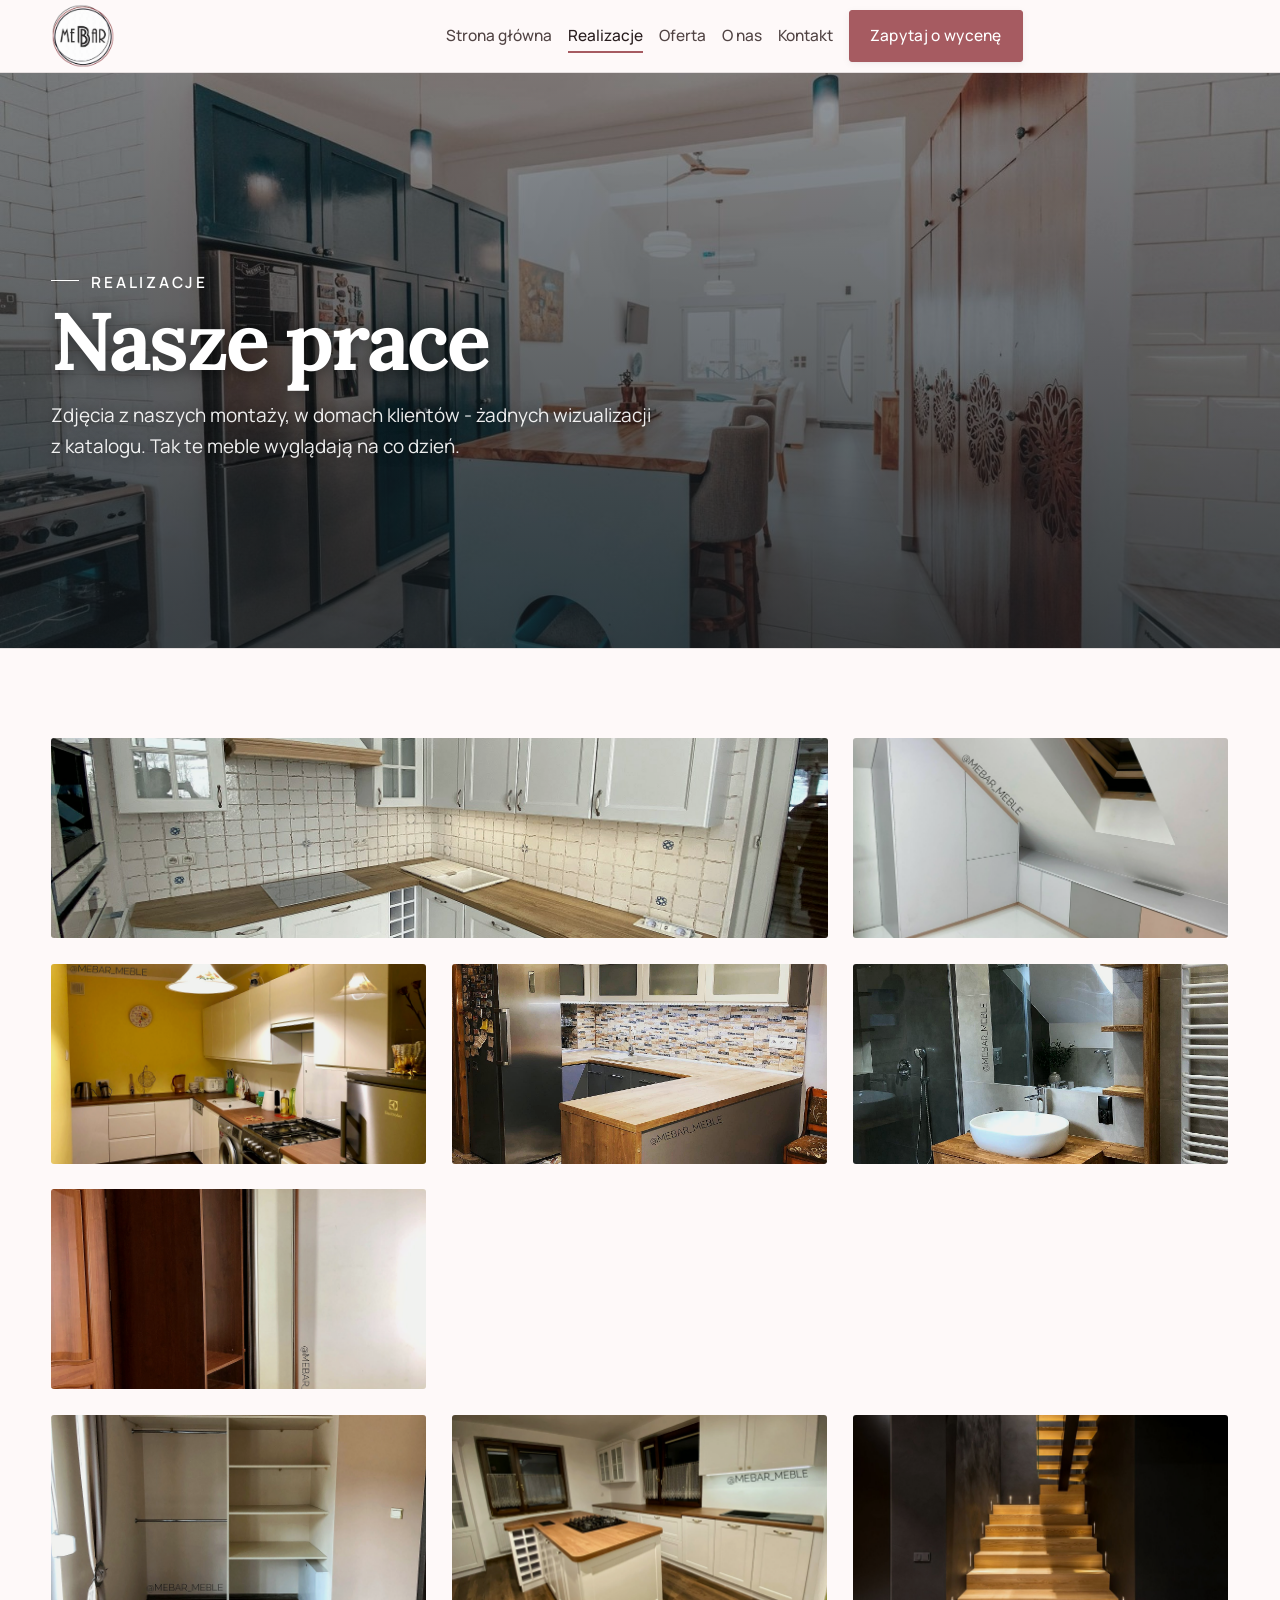
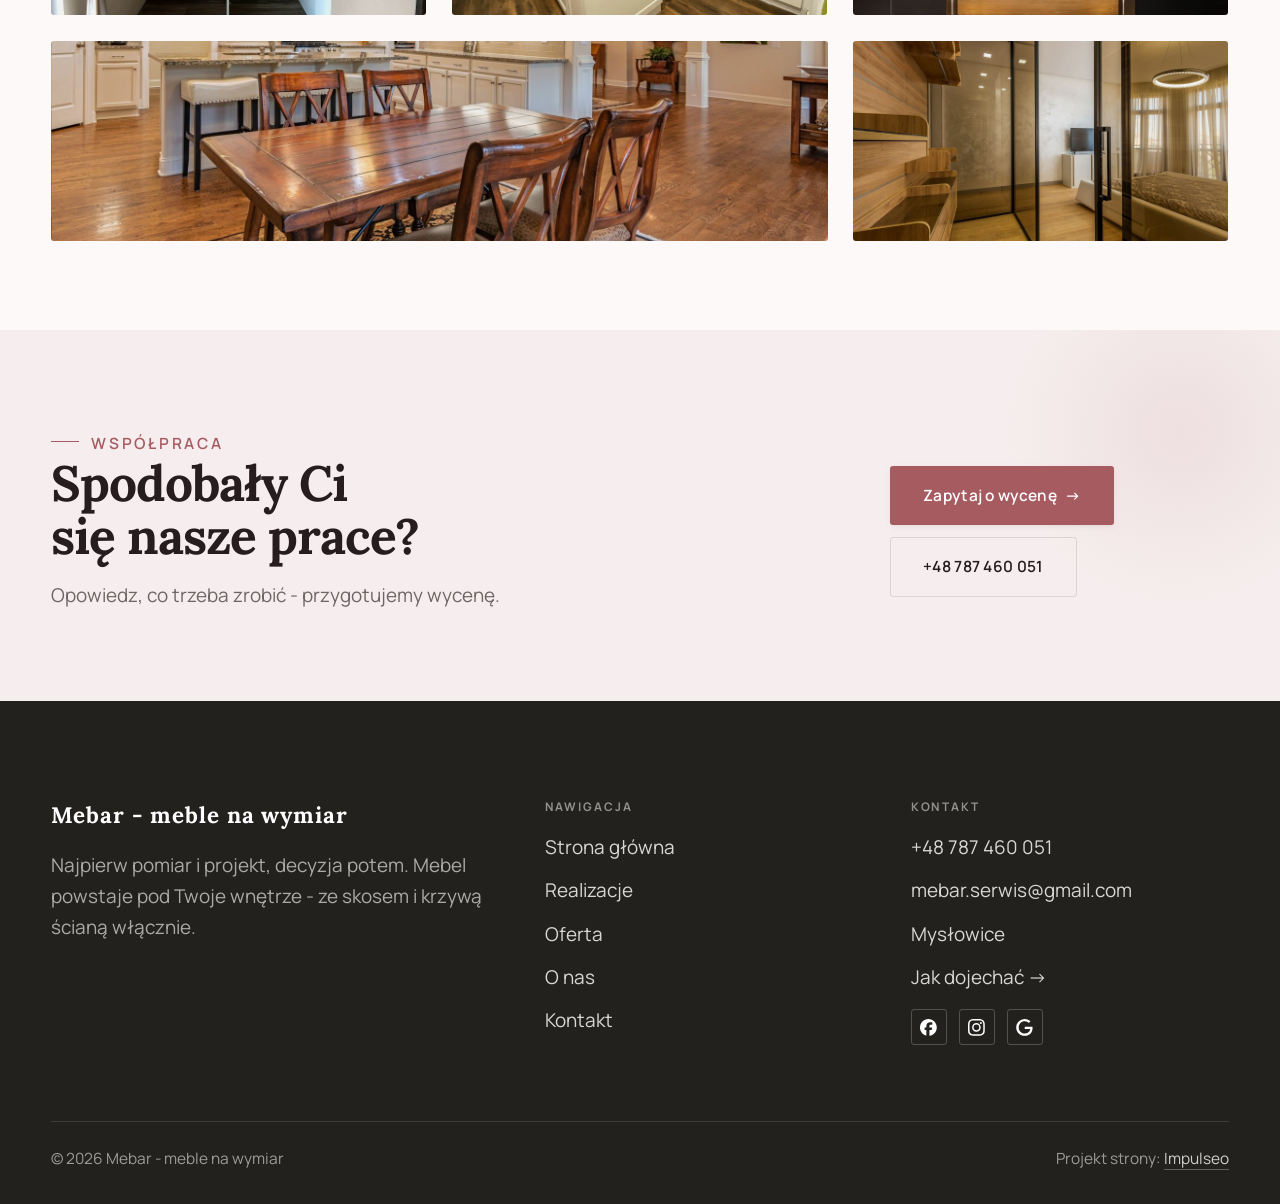
<file: realizacje.html>
<!DOCTYPE html>
<html lang="pl">
<head>
<meta charset="UTF-8">
<meta name="viewport" content="width=device-width, initial-scale=1.0">
<title>Realizacje - Mebar - meble na wymiar</title>
<meta name="description" content="Realizacje Mebar - meble na wymiar: Kuchnia na wymiar, Szafa wnękowa, Garderoba, Zabudowa pod skosem, Blat z litego drewna">
<link rel="canonical" href="https://kris20032.github.io/mebar-meble-na-wymiar/realizacje.html">
<meta name="robots" content="noindex, nofollow">
<meta property="og:type" content="website">
<meta property="og:locale" content="pl_PL">
<meta property="og:site_name" content="Mebar - meble na wymiar">
<meta property="og:title" content="Realizacje - Mebar - meble na wymiar">
<meta property="og:description" content="Realizacje Mebar - meble na wymiar: Kuchnia na wymiar, Szafa wnękowa, Garderoba, Zabudowa pod skosem, Blat z litego drewna">
<meta property="og:url" content="https://kris20032.github.io/mebar-meble-na-wymiar/realizacje.html">
<meta property="og:image" content="https://kris20032.github.io/mebar-meble-na-wymiar/img/og.jpg">
<meta property="og:image:width" content="1200">
<meta property="og:image:height" content="630">
<meta name="twitter:card" content="summary_large_image">
<link rel="preconnect" href="https://fonts.googleapis.com">
<link rel="preconnect" href="https://fonts.gstatic.com" crossorigin>
<link href="https://fonts.googleapis.com/css2?family=Lora:wght@500;600;700&family=Manrope:wght@400;500;600&display=swap" rel="stylesheet">
<link rel="stylesheet" href="assets/styles.css?v=0edae6fa">
</head>
<body>

<header class="nav">
  <div class="wrap nav-inner">
    <a class="brand brand-has-logo" href="index.html"><img class="brand-logo" src="img/logo.png" alt="Mebar - meble na wymiar" width="307" height="310" decoding="async"></a>
    <nav class="nav-links">
      <a href="index.html">Strona główna</a>
      <a href="realizacje.html" class="active" aria-current="page">Realizacje</a>
      <a href="oferta.html">Oferta</a>
      <a href="o-nas.html">O nas</a>
      <a href="kontakt.html">Kontakt</a>
      <a href="kontakt.html" class="btn btn-accent">Zapytaj o wycenę</a>
    </nav>
    <button class="nav-toggle" aria-label="Menu"><span></span><span></span><span></span></button>
  </div>
</header>

<main>
<section class="pagehead">
  <img src="img/g12.jpg" alt="Mebar - meble na wymiar - Nasze prace" width="1600" height="1066" decoding="async">
  <div class="wrap">
    <span class="eyebrow">Realizacje</span>
    <h1>Nasze prace</h1>
    <p>Zdjęcia z naszych montaży, w domach klientów - żadnych wizualizacji z katalogu. Tak te meble wyglądają na co dzień.</p>
  </div>
</section>
<section>
  <div class="wrap">
    <div class="gallery">
      <div class="tile t-two3 reveal"><img src="img/g1.jpg" alt="Mebar - meble na wymiar" loading="lazy" width="1600" height="1200" decoding="async"></div>
      <div class="tile t-third reveal"><img src="img/g2.jpg" alt="Mebar - meble na wymiar" loading="lazy" width="1528" height="1120" decoding="async"></div>
      <div class="tile t-third reveal"><img src="img/g3.jpg" alt="Mebar - meble na wymiar" loading="lazy" width="1600" height="1200" decoding="async"></div>
      <div class="tile t-third reveal"><img src="img/g4.jpg" alt="Mebar - meble na wymiar" loading="lazy" width="1440" height="1440" decoding="async"></div>
      <div class="tile t-third reveal"><img src="img/g5.jpg" alt="Mebar - meble na wymiar" loading="lazy" width="1440" height="1440" decoding="async"></div>
      <div class="tile t-third reveal"><img src="img/g6.jpg" alt="Mebar - meble na wymiar" loading="lazy" width="1600" height="2133" decoding="async"></div>
      <div class="tile t-two3 reveal"><img src="img/g7.jpg" alt="Mebar - meble na wymiar" loading="lazy" width="1440" height="1800" decoding="async"></div>
      <div class="tile t-third reveal"><img src="img/g8.jpg" alt="Mebar - meble na wymiar" loading="lazy" width="1600" height="1200" decoding="async"></div>
      <div class="tile t-third reveal"><img src="img/about.jpg" alt="Mebar - meble na wymiar" loading="lazy" width="1508" height="1092" decoding="async"></div>
      <div class="tile t-third reveal"><img src="img/g9.jpg" alt="Mebar - meble na wymiar" loading="lazy" width="1600" height="1068" decoding="async"></div>
      <div class="tile t-two3 reveal"><img src="img/g10.jpg" alt="Mebar - meble na wymiar" loading="lazy" width="1600" height="1066" decoding="async"></div>
      <div class="tile t-third reveal"><img src="img/g11.jpg" alt="Mebar - meble na wymiar" loading="lazy" width="1600" height="1068" decoding="async"></div>
    </div>
  </div>
</section>
<section class="cta">
  <div class="wrap">
    <div class="reveal">
      <span class="eyebrow">Współpraca</span>
      <h2>Spodobały Ci się nasze prace?</h2>
      <p>Opowiedz, co trzeba zrobić - przygotujemy wycenę.</p>
    </div>
    <div class="cta-actions reveal">
      <a href="kontakt.html" class="btn btn-light">Zapytaj o wycenę <span class="arr">→</span></a>
      <a href="tel:+48787460051" class="btn btn-ghost btn-ghost-cta">+48 787 460 051</a>
    </div>
  </div>
</section>
</main>

<footer>
  <div class="wrap">
    <div class="foot-grid">
      <div class="foot-brand">
        <div class="name">Mebar - meble na wymiar</div>
        <p>Najpierw pomiar i projekt, decyzja potem. Mebel powstaje pod Twoje wnętrze - ze skosem i krzywą ścianą włącznie.</p>
      </div>
      <div class="foot-col">
        <h4>Nawigacja</h4>
        <a href="index.html">Strona główna</a>
        <a href="realizacje.html">Realizacje</a>
        <a href="oferta.html">Oferta</a>
        <a href="o-nas.html">O nas</a>
        <a href="kontakt.html">Kontakt</a>
      </div>
      <div class="foot-col">
        <h4>Kontakt</h4>
        <a href="tel:+48787460051">+48 787 460 051</a>
        <a href="mailto:mebar.serwis@gmail.com">mebar.serwis@gmail.com</a>
        <p>Mysłowice</p>
        <a href="https://maps.google.com/?cid=16290078336322066005&g_mp=CiVnb29nbGUubWFwcy5wbGFjZXMudjEuUGxhY2VzLkdldFBsYWNlEAIYBCAA" target="_blank" rel="noopener">Jak dojechać →</a>
      <div class="foot-soc">
        <a class="soc" href="https://www.facebook.com/mebar.serwis/" target="_blank" rel="noopener" aria-label="Facebook - Mebar - meble na wymiar"><svg viewBox="0 0 24 24" aria-hidden="true" focusable="false"><path d="M9.101 23.691v-7.98H6.627v-3.667h2.474v-1.58c0-4.085 1.848-5.978 5.858-5.978.401 0 .955.042 1.468.103a8.68 8.68 0 0 1 1.141.195v3.325a8.623 8.623 0 0 0-.653-.036 26.805 26.805 0 0 0-.733-.009c-.707 0-1.259.096-1.675.309a1.686 1.686 0 0 0-.679.622c-.258.42-.374.995-.374 1.752v1.297h3.919l-.386 2.103-.287 1.564h-3.246v8.245C19.396 23.238 24 18.179 24 12.044c0-6.627-5.373-12-12-12s-12 5.373-12 12c0 5.628 3.874 10.35 9.101 11.647Z" fill="currentColor"/></svg></a>
        <a class="soc" href="https://www.instagram.com/mebar_meble/" target="_blank" rel="noopener" aria-label="Instagram - Mebar - meble na wymiar"><svg viewBox="0 0 24 24" aria-hidden="true" focusable="false"><path d="M7.0301.084c-1.2768.0602-2.1487.264-2.911.5634-.7888.3075-1.4575.72-2.1228 1.3877-.6652.6677-1.075 1.3368-1.3802 2.127-.2954.7638-.4956 1.6365-.552 2.914-.0564 1.2775-.0689 1.6882-.0626 4.947.0062 3.2586.0206 3.6671.0825 4.9473.061 1.2765.264 2.1482.5635 2.9107.308.7889.72 1.4573 1.388 2.1228.6679.6655 1.3365 1.0743 2.1285 1.38.7632.295 1.6361.4961 2.9134.552 1.2773.056 1.6884.069 4.9462.0627 3.2578-.0062 3.668-.0207 4.9478-.0814 1.28-.0607 2.147-.2652 2.9098-.5633.7889-.3086 1.4578-.72 2.1228-1.3881.665-.6682 1.0745-1.3378 1.3795-2.1284.2957-.7632.4966-1.636.552-2.9124.056-1.2809.0692-1.6898.063-4.948-.0063-3.2583-.021-3.6668-.0817-4.9465-.0607-1.2797-.264-2.1487-.5633-2.9117-.3084-.7889-.72-1.4568-1.3876-2.1228C21.2982 1.33 20.628.9208 19.8378.6165 19.074.321 18.2017.1197 16.9244.0645 15.6471.0093 15.236-.005 11.977.0014 8.718.0076 8.31.0215 7.0301.0839m.1402 21.6932c-1.17-.0509-1.8053-.2453-2.2287-.408-.5606-.216-.96-.4771-1.3819-.895-.422-.4178-.6811-.8186-.9-1.378-.1644-.4234-.3624-1.058-.4171-2.228-.0595-1.2645-.072-1.6442-.079-4.848-.007-3.2037.0053-3.583.0607-4.848.05-1.169.2456-1.805.408-2.2282.216-.5613.4762-.96.895-1.3816.4188-.4217.8184-.6814 1.3783-.9003.423-.1651 1.0575-.3614 2.227-.4171 1.2655-.06 1.6447-.072 4.848-.079 3.2033-.007 3.5835.005 4.8495.0608 1.169.0508 1.8053.2445 2.228.408.5608.216.96.4754 1.3816.895.4217.4194.6816.8176.9005 1.3787.1653.4217.3617 1.056.4169 2.2263.0602 1.2655.0739 1.645.0796 4.848.0058 3.203-.0055 3.5834-.061 4.848-.051 1.17-.245 1.8055-.408 2.2294-.216.5604-.4763.96-.8954 1.3814-.419.4215-.8181.6811-1.3783.9-.4224.1649-1.0577.3617-2.2262.4174-1.2656.0595-1.6448.072-4.8493.079-3.2045.007-3.5825-.006-4.848-.0608M16.953 5.5864A1.44 1.44 0 1 0 18.39 4.144a1.44 1.44 0 0 0-1.437 1.4424M5.8385 12.012c.0067 3.4032 2.7706 6.1557 6.173 6.1493 3.4026-.0065 6.157-2.7701 6.1506-6.1733-.0065-3.4032-2.771-6.1565-6.174-6.1498-3.403.0067-6.156 2.771-6.1496 6.1738M8 12.0077a4 4 0 1 1 4.008 3.9921A3.9996 3.9996 0 0 1 8 12.0077" fill="currentColor"/></svg></a>
        <a class="soc" href="https://maps.google.com/?cid=16290078336322066005&g_mp=CiVnb29nbGUubWFwcy5wbGFjZXMudjEuUGxhY2VzLkdldFBsYWNlEAIYBCAA" target="_blank" rel="noopener" aria-label="Google - Mebar - meble na wymiar"><svg viewBox="0 0 24 24" aria-hidden="true" focusable="false"><path d="M12.48 10.92v3.28h7.84c-.24 1.84-.853 3.187-1.787 4.133-1.147 1.147-2.933 2.4-6.053 2.4-4.827 0-8.6-3.893-8.6-8.72s3.773-8.72 8.6-8.72c2.6 0 4.507 1.027 5.907 2.347l2.307-2.307C18.747 1.44 16.133 0 12.48 0 5.867 0 .307 5.387.307 12s5.56 12 12.173 12c3.573 0 6.267-1.173 8.373-3.36 2.16-2.16 2.84-5.213 2.84-7.667 0-.76-.053-1.467-.173-2.053H12.48z" fill="currentColor"/></svg></a>
      </div>
      </div>
    </div>
    <div class="foot-bot">
      <span>© 2026 Mebar - meble na wymiar</span>
      <span>Projekt strony: <a class="foot-credit" href="https://impulseo.pl" target="_blank" rel="noopener">Impulseo</a></span>
    </div>
  </div>
</footer>
<div class="sticky-reserve"><a class="sr-book" href="kontakt.html">Zapytaj o wycenę</a><a class="sr-call" href="tel:+48787460051" aria-label="Zadzwoń"><svg class="ico-tel" width="16" height="16" viewBox="0 0 24 24" fill="none" aria-hidden="true"><path d="M6.6 10.8a15.5 15.5 0 0 0 6.6 6.6l2.2-2.2a1 1 0 0 1 1-.24 11.4 11.4 0 0 0 3.6.58 1 1 0 0 1 1 1V20a1 1 0 0 1-1 1A17 17 0 0 1 3 4a1 1 0 0 1 1-1h3.5a1 1 0 0 1 1 1c0 1.25.2 2.46.58 3.6a1 1 0 0 1-.25 1l-2.23 2.2Z" fill="currentColor"/></svg></a></div>
<div class="demo-wazne" data-do="2026-10-25" data-cykl="3" hidden><svg class="dw-ico" width="13" height="13" viewBox="0 0 24 24" fill="none" aria-hidden="true"><circle cx="12" cy="12" r="8.6" stroke="currentColor" stroke-width="1.8"/><path d="M12 7.2V12l3.3 2" stroke="currentColor" stroke-width="1.8" stroke-linecap="round"/></svg><span class="dw-txt"></span></div>

<script src="assets/main.js"></script>
</body>
</html>
</file>
<file: assets/styles.css>
/* ============================================================
   STOLBASZ — premium, architektoniczny B2B fit-out
   Jasna paleta, zero brązu. System wg premium-web-craft.
   Projekt strony: Impulseo (impulseo.pl)
   ============================================================ */

:root{
  /* PALETA — jasna, architektoniczna, chłodna */
  --paper:#F3F1EC;          /* główne tło */
  --paper-2:#E6E3DB;        /* sekcje alternatywne (chłodny jasny szary) */
  --paper-3:#E6E3DB;        /* delikatne wypełnienia */
  --ink:#23211E;            /* tekst główny — chłodny grafit */
  --ink-soft:#43403A;       /* nagłówki drugorzędne */
  --muted:#87837A;          /* tekst poboczny */
  --line:rgba(35,33,30,.12);/* hairline */
  --accent:#8A6B3C;         /* stonowany petrol-slate — jedyny akcent */
  --accent-d:#6E5430;
  --accent-soft:rgba(138,107,60,.10);
  --dark:#23211E;           /* sekcje ciemne (stopka/CTA) */

  /* HOVER ZDJĘĆ — JEDEN standard dla całego silnika (decyzja K. 04.08.2026, artefakt z wariantami).
     AKTUALNE (K.+Szymon 09.08.2026, wybór z artefaktu 6 wariantów): zoom 1.05 przy 1.4s -
     przy tak długim czasie mocniejszy kadr NIE skacze, tylko „oddycha". Poprzedni standard
     (1.02 / .55s z 04.08) odbierany jako dynamiczny i szybki.
     Spoczynek lekko przygaszony, ale TYLKO tam, gdzie jest mysz (@media hover:hover) —
     na telefonie zdjęcia zostają w pełnej jasności. */
  --img-zoom:1.05;                   /* K.+Szymon 09.08: wariant F z artefaktu porównawczego */
  --img-rest:brightness(.95) saturate(.99);
  --img-hot:brightness(1.06) saturate(1.05);
  --img-dur:1.4s;                    /* K.+Szymon 09.08 (wariant F): powoli = elegancko */
  --img-ease:cubic-bezier(.16,.84,.44,1);  /* miękki ogon, efekt „oddychania" */

  /* ODSTĘPY — skala 4/8 */
  --space-1:4px; --space-2:8px; --space-3:12px; --space-4:16px; --space-5:24px;
  --space-6:32px; --space-7:48px; --space-8:64px; --space-9:96px; --space-10:128px;

  /* TYPOGRAFIA — fluid clamp() (skala podbita 16.07.2026: większe, czytelniejsze litery — uwaga Adama) */
  --text-sm:clamp(.9rem,.87rem + .12vw,1rem);
  --text-base:clamp(1.08rem,1.04rem + .18vw,1.2rem);
  --text-lg:clamp(1.24rem,1.15rem + .34vw,1.44rem);
  --text-h3:clamp(1.34rem,1.22rem + .55vw,1.66rem);
  --text-h2:clamp(2.1rem,1.66rem + 2.1vw,3.1rem);
  --text-h1:clamp(2.9rem,2.1rem + 4vw,5.1rem);

  /* PROMIENIE — architektoniczne, raczej ostre */
  --r-sm:3px; --r-md:6px; --r-lg:10px;

  /* RUCH */
  --ease:cubic-bezier(.25,.46,.45,.94); --dur:.24s;

  /* CIENIE — miękkie, warstwowe */
  --sh-sm:0 1px 2px rgba(16,24,32,.04), 0 2px 8px rgba(16,24,32,.05);
  --sh-md:0 2px 6px rgba(16,24,32,.05), 0 12px 28px -8px rgba(16,24,32,.12);
  --sh-lg:0 6px 14px rgba(16,24,32,.07), 0 26px 56px -18px rgba(16,24,32,.22);

  --hairline:1px solid var(--line);

  --font-display:'Lora',serif;
  --font-body:'Manrope',sans-serif;
}

*{box-sizing:border-box;margin:0;padding:0}
html{scroll-behavior:smooth}
body{
  font-family:var(--font-body);
  font-size:var(--text-base);
  line-height:1.65;
  color:var(--ink);
  background:var(--paper);
  -webkit-font-smoothing:antialiased;
  text-rendering:optimizeLegibility;
}
img{max-width:100%;height:auto;display:block}  /* height:auto = width/height z atrybutów trzyma proporcje (TOP#12) */
a{color:inherit;text-decoration:none}

.wrap{width:min(92%,1180px);margin-inline:auto}
section{padding-block:clamp(52px,6.5vw,96px)}

h1,h2,h3{font-family:var(--font-display);font-weight:700;line-height:1.08;letter-spacing:-.02em;color:var(--ink)}
h1{font-size:var(--text-h1);letter-spacing:-.035em}
h2{font-size:var(--text-h2);letter-spacing:-.025em}
h3{font-size:var(--text-h3)}
/* MIARA — długość wiersza. WCAG 2.2 SC 1.4.8: max 80 znaków; Butterick: 45–90.
   68ch daje realnie 72–78 znaków polskiego tekstu, czyli z zapasem pod granicą.
   Wcześniej limit miał TYLKO <p> — <li>, <blockquote> i <dd> nie miały żadnego,
   i to jedyny powód, dla którego 23 bloki na dwóch oddanych stronach jadą po
   83–106 znaków w wierszu (pomiar 07.08.2026, bramka `miara`).
   ⚠️ Listy i definicje ograniczamy TYLKO bez klasy: `ul`/`ol` z klasą to u nas
   układ (siatki kafli, menu), a nie tekst ciągły — tam miarę wyznacza układ. */
/* 60ch, nie 68ch (K. 10.08): po zmianie fontów na węższe kroje (DM Sans i spółka)
   w 68ch mieściło się ~90 znaków - bramka pikselowa słusznie zgłaszała przekroczenie
   granicy 80. Pomiar na żywej przeglądarce: 60ch = 90 znaków, 53ch = ~78 znaków, czyli normę WCAG 1.4.8. */
:root{ --miara:53ch }
p{max-width:min(100%,var(--miara))}
blockquote,
ul:not([class])>li, ol:not([class])>li,
dl:not([class])>dd{max-width:min(100%,var(--miara))}

/* ⚠️ Świadomie BEZ wyjątku `.tile p,.card p,.svc p{max-width:none}`, choć nasuwa się sam:
   te akapity BYŁY już ograniczone (stare `p{max-width:65ch}`), więc „wyjątek" nie odblokowałby
   niczego nowego — tylko ROZLUŹNIŁ stan sprzed zmiany na wszystkich demach naraz.
   `figcaption` żadna z reguł wyżej nie dotyczy, więc też nie potrzebuje zwolnienia. */

/* ŁAMANIE. `balance` wyrównuje długości wierszy w nagłówku, `pretty` pilnuje ostatniego
   wiersza akapitu, żeby nie został w nim jeden wyraz. Obsługiwane od Chrome 117 /
   Safari 17.5; starsze przeglądarki po prostu ignorują tę własność.
   `text-wrap:pretty` nie występowało dotąd ANI RAZ w silniku ani w repo klientów. */
h1,h2,h3,.lead,.lede{text-wrap:balance}
p,li,blockquote,dd{text-wrap:pretty}

.eyebrow{
  font-family:var(--font-body);
  font-size:var(--text-sm);
  font-weight:600;
  letter-spacing:.18em;
  text-transform:uppercase;
  color:var(--accent);
  display:inline-flex;align-items:center;gap:var(--space-3);
}
/* flex:none + margin-top = kreska trzyma się PIERWSZEJ linii. Wcześniej align-items:center
   centrowało ją względem całego bloku i przy zawinięciu (długi kicker typu
   „…WNĘTRZ · LESZNO · OD 2019") druga linia lądowała z brzydkim wcięciem. */
.eyebrow{align-items:flex-start}
.eyebrow>*,.eyebrow{text-wrap:balance}   /* dlugi kicker lamal sie na sierote typu samo „2019" w drugiej linii */
.eyebrow::before{content:"";width:28px;height:1px;background:var(--accent);display:inline-block;flex:none;margin-top:.62em}

.muted{color:var(--muted)}
.lead{font-size:var(--text-lg);line-height:1.55;color:var(--ink-soft);max-width:50ch}

/* ---------- BUTTONS ---------- */
.btn{
  display:inline-flex;align-items:center;gap:var(--space-2);
  font-weight:600;font-size:var(--text-sm);letter-spacing:.02em;
  padding:var(--space-4) var(--space-6);
  border-radius:var(--r-sm);
  transition:transform var(--dur) var(--ease),box-shadow var(--dur) var(--ease),background var(--dur) var(--ease);
  cursor:pointer;border:1px solid transparent;
}
.btn-accent{background:var(--accent);color:#fff;box-shadow:var(--sh-sm)}
.btn-accent:hover{background:var(--accent-d);transform:translateY(-2px);box-shadow:var(--sh-md)}
.btn-accent:active{transform:translateY(0);box-shadow:var(--sh-sm)}
.btn-ghost{background:transparent;color:var(--ink);border-color:var(--line)}
.btn-ghost:hover{border-color:var(--accent);color:var(--accent);transform:translateY(-2px)}
.btn-light{background:#fff;color:var(--ink);box-shadow:var(--sh-sm)}
.btn-light:hover{transform:translateY(-2px);box-shadow:var(--sh-md)}
.btn .arr{transition:transform var(--dur) var(--ease)}
.btn:hover .arr{transform:translateX(4px)}

/* ---------- NAV ---------- */
.nav{
  position:sticky;top:0;z-index:50;
  background:color-mix(in srgb,var(--paper) 88%,transparent);
  backdrop-filter:saturate(140%) blur(10px);
  border-bottom:var(--hairline);
}
.nav-inner{display:flex;align-items:center;justify-content:space-between;gap:var(--space-5);height:72px}
/* ANTY-NACHODZENIE (K. 05.08.2026): długa nazwa firmy + przycisk z pełnym numerem nie mieściły się w pasku
   i flex ściskał linki PONIŻEJ ich treści - "Kontakt" wchodził na ramkę "Zadzwoń +48 ...". Teraz ustępuje
   nazwa marki (skrót wielokropkiem), a menu i przycisk nigdy się nie kurczą ani nie zachodzą na siebie. */
.brand{display:flex;flex-direction:column;line-height:1;min-width:0;flex:0 1 auto}
.brand .name{font-family:var(--font-display);font-weight:800;font-size:1.35rem;letter-spacing:.04em;white-space:nowrap;overflow:hidden;text-overflow:ellipsis}
.brand .sub{font-size:.62rem;letter-spacing:.34em;text-transform:uppercase;color:var(--muted);margin-top:5px;white-space:nowrap;overflow:hidden;text-overflow:ellipsis}
.nav-links{display:flex;align-items:center;gap:var(--space-6);flex:0 0 auto}
.nav-links a{font-size:var(--text-sm);font-weight:500;color:var(--ink-soft);position:relative;padding-block:4px;white-space:nowrap;transition:color var(--dur) var(--ease)}
.nav-links a::after{content:"";position:absolute;left:0;bottom:0;width:0;height:1.5px;background:var(--accent);transition:width var(--dur) var(--ease)}
.nav-links a:hover,.nav-links a.active{color:var(--ink)}
.nav-links a:hover::after,.nav-links a.active::after{width:100%}
.nav-links .btn{padding:var(--space-2) var(--space-5)}
/* przyciski w nav: właściwy kolor (przebij .nav-links a) + bez podkreślenia */
.nav-links a.btn-accent{color:#fff}
.nav-links a.btn-ghost,.nav-links a.btn-light{color:var(--ink)}
/* CTA w pasku: NIE podkreślenie spod linków menu, ale ten sam przelatujący błysk,
   co na wszystkich innych przyciskach (zgłoszenie K. 13.08.2026 - „na hero jest efekt
   światła przechodzącego przez przycisk, na navbarze go nie ma, a mają być identyczne").
   Reguła `.nav-links a::after` jest silniejsza od `.btn::after`, więc trzeba jej
   geometrię wyzerować i wpisać połysk z nazwy - samo `display:none` gasiło efekt. */
.nav-links a.btn::after{
  display:block;content:"";position:absolute;inset:0;z-index:-1;pointer-events:none;
  width:auto;height:auto;border-radius:inherit;   /* kasuje geometrię podkreślenia (width:0;height:1.5px) */
  background:linear-gradient(100deg,transparent 32%,rgba(255,255,255,.20) 50%,transparent 68%);
  translate:-120% 0}
@media (prefers-reduced-motion:no-preference){
  .nav-links a.btn:hover::after{translate:120% 0;transition:translate .75s var(--mt-ease,cubic-bezier(.16,.84,.44,1))}
}
.nav-toggle{display:none;background:none;border:none;cursor:pointer;flex-direction:column;gap:5px;padding:8px}
.nav-toggle span{width:24px;height:2px;background:var(--ink);transition:var(--dur)}
/* Ciasny zakres MIĘDZY menu mobilnym a pełnym pulpitem: zbijamy odstępy i nazwę marki,
   żeby wszystko zmieściło się naturalnie, zanim w ogóle dojdzie do skracania wielokropkiem. */
@media(max-width:1280px) and (min-width:921px){
  .nav-links{gap:var(--space-4)}
  .nav-links .btn{padding:var(--space-2) var(--space-4)}
  .brand .name{font-size:1.15rem}
}

/* ---------- HERO (split) ---------- */
.hero{position:relative;overflow:hidden;border-bottom:var(--hairline)}
.hero-grid{display:grid;grid-template-columns:1.05fr .95fr;gap:clamp(24px,4vw,60px);align-items:center;
  padding-block:clamp(36px,4.5vw,64px)}
.hero-copy .eyebrow{margin-bottom:var(--space-5)}
.hero-copy h1{margin-bottom:var(--space-5)}
.hero-copy .lead{margin-bottom:var(--space-7)}
.hero-actions{display:flex;flex-wrap:wrap;gap:var(--space-4)}
.hero-art{position:relative;aspect-ratio:4/3;border-radius:var(--r-lg);overflow:hidden;box-shadow:var(--sh-lg)}
.hero-art img{width:100%;height:100%;object-fit:cover}
.hero-art::after{content:"";position:absolute;inset:0;background:linear-gradient(180deg,transparent 55%,rgba(18,24,28,.28))}
.hero-badge{position:absolute;left:var(--space-5);bottom:var(--space-5);z-index:2;
  background:rgba(252,252,251,.94);backdrop-filter:blur(4px);
  border-radius:var(--r-md);padding:var(--space-4) var(--space-5);box-shadow:var(--sh-md);max-width:78%}
.hero-badge strong{display:block;font-family:var(--font-display);font-size:1rem;letter-spacing:-.01em}
.hero-badge span{font-size:var(--text-sm);color:var(--muted)}

/* ---------- HERO duży / kinowy (strona główna) ---------- */
.hero-cine{position:relative;min-height:clamp(560px,82vh,840px);min-height:clamp(560px,82svh,840px);display:flex;align-items:center;overflow:hidden;border-bottom:var(--hairline)}
.hero-cine>img{position:absolute;inset:0;width:100%;height:100%;object-fit:cover;z-index:0}
.hero-cine::after{content:"";position:absolute;inset:0;z-index:1;
  background:linear-gradient(95deg,rgba(13,18,23,.86) 0%,rgba(13,18,23,.64) 32%,rgba(13,18,23,.24) 62%,rgba(13,18,23,.04) 100%)}
.hero-cine .wrap{position:relative;z-index:2;padding-block:var(--space-8)}
.hero-cine .hero-copy{max-width:660px}
.hero-cine .eyebrow{color:#fff;margin-bottom:var(--space-5)}
.hero-cine .eyebrow::before{background:#fff}
.hero-cine h1{color:#fff;margin-bottom:var(--space-5);font-size:clamp(2.9rem,2rem + 4.4vw,5.2rem);text-wrap:balance}
.hero-cine .lead{color:rgba(255,255,255,.92);max-width:48ch;margin-bottom:var(--space-7)}
.hero-cine .hero-actions{display:flex;flex-wrap:wrap;gap:var(--space-4)}
/* NISKIE OKNO (laptop z dokiem i paskami przeglądarki ma ~700-780 px wysokości widoku):
   H1 do 5.2rem + długi lead nie mieściły się i przyciski wypadały POD krawędź ekranu -
   klient widział stronę bez ani jednego CTA. Skalujemy w dół, zamiast przycinać treść. */
@media(min-width:821px) and (max-height:820px){
  .hero-cine{min-height:clamp(520px,94svh,780px)}
  .hero-cine .wrap{padding-block:var(--space-6)}
  .hero-cine h1{font-size:clamp(2.2rem,1.5rem + 2.6vw,3.6rem);margin-bottom:var(--space-4)}
  .hero-cine .eyebrow{margin-bottom:var(--space-4)}
  .hero-cine .lead{margin-bottom:var(--space-5);max-width:44ch}
}
@media(max-width:680px){
  .hero-cine{min-height:clamp(520px,76vh,640px);min-height:clamp(520px,76svh,640px);align-items:flex-end}
  .hero-cine::after{background:linear-gradient(0deg,rgba(13,18,23,.9) 6%,rgba(13,18,23,.45) 55%,rgba(13,18,23,.25) 100%)}
  .hero-cine .wrap{padding-bottom:var(--space-9)}
  /* TELEFON (~90% oglądających): lead potrafił zająć 8 linii i zepchnąć CTA poza pierwszy ekran.
     Zwężamy interlinię i skalę - treści nie ucinamy, bo to ona sprzedaje. */
  .hero-cine .lead{font-size:.98rem;line-height:1.5;margin-bottom:var(--space-5)}
  .hero-cine .eyebrow{font-size:.72rem;letter-spacing:.13em;margin-bottom:var(--space-4)}
  .hero-cine .eyebrow::before{width:20px}
  .hero-cine h1{margin-bottom:var(--space-4)}
}

/* full-bleed hero variant (podstrony) */
.pagehead{position:relative;min-height:46vh;min-height:46svh;display:flex;align-items:flex-end;overflow:hidden;border-bottom:var(--hairline)}
.pagehead img{position:absolute;inset:0;width:100%;height:100%;object-fit:cover}
/* 10.08.2026 (decyzja K.): mocniejsze przyciemnienie + cień pod tekstem. Bramka mierzyła na
   nagłówkach podstron 3,38-3,43:1 przy wymaganych 4,5 — jasne zdjęcie (hala, śnieg, niebo)
   podchodziło pod biały tekst. Zdjęcia klientów są różne, więc kontrast musi dawać WARSTWA,
   a nie szczęśliwy dobór kadru. */
.pagehead::after{content:"";position:absolute;inset:0;background:linear-gradient(180deg,rgba(18,24,28,.40),rgba(18,24,28,.76))}
.pagehead .wrap{position:relative;z-index:2;padding-block:var(--space-9);color:#fff}
.pagehead h1{color:#fff;max-width:18ch;text-shadow:0 2px 16px rgba(0,0,0,.55)}
.pagehead .eyebrow{color:#fff}
.pagehead .eyebrow::before{background:#fff}
.pagehead p{color:rgba(255,255,255,.92);margin-top:var(--space-4);max-width:54ch;text-shadow:0 1px 12px rgba(0,0,0,.5)}

/* ---------- STRIP (pasek skrótów / liczby) ---------- */
.strip{background:var(--dark);color:#fff}
/* PASEK HASEŁ — standard 04.08.2026 (decyzja K.): 5 haseł w JEDNYM rzędzie, tekst WYŚRODKOWANY,
   węższe marginesy boczne niż reszta strony (pasek ma iść szerzej), równe wysokości kolumn. */
.strip .wrap{width:min(96%,1440px);display:grid;grid-template-columns:repeat(5,1fr);
  gap:var(--space-5);padding-block:var(--space-7);align-items:stretch}
.strip .item .k{font-family:var(--font-display);font-size:clamp(1.05rem,.82rem + .85vw,1.55rem);
  font-weight:800;letter-spacing:-.02em;color:#fff;line-height:1.18;text-wrap:balance}
.strip .item .v{font-size:var(--text-sm);color:rgba(255,255,255,.66);margin-top:var(--space-2);line-height:1.4}
.strip .item{border-left:2px solid var(--accent);padding-inline:var(--space-4);
  text-align:center;display:flex;flex-direction:column;justify-content:center}
/* liczba kolumn = liczba haseł, żeby ostatnie nie zostawało samo w drugim rzędzie.
   Klasę n-N nadaje multipage.py; domyślnie (bez klasy) pasek jest 5-kolumnowy. */
.strip.n-2 .wrap{grid-template-columns:repeat(2,1fr)}
.strip.n-3 .wrap{grid-template-columns:repeat(3,1fr)}
.strip.n-4 .wrap{grid-template-columns:repeat(4,1fr);gap:var(--space-6)}
.strip.n-4 .item .k{font-size:clamp(1.3rem,1rem + 1.1vw,2rem)}
.strip.n-6 .wrap{grid-template-columns:repeat(6,1fr);gap:var(--space-4)}
.strip.n-6 .item .k{font-size:clamp(.98rem,.8rem + .7vw,1.35rem)}
/* równe łamanie: zamiast "długa linia + jedno słowo" obie linie zbliżonej długości */
.strip .item .k{text-wrap:balance}

/* ---------- SECTION HEAD ---------- */
.head{max-width:48rem;margin-bottom:var(--space-8)}
.head.center{margin-inline:auto;text-align:center}
.head .eyebrow{margin-bottom:var(--space-4)}
.head h2{margin-bottom:var(--space-4)}
.head p{color:var(--muted);font-size:var(--text-lg);line-height:1.55}
.head.center p{margin-inline:auto}

/* ---------- INTRO SPLIT ---------- */
.split{display:grid;grid-template-columns:.92fr 1.08fr;gap:clamp(28px,5vw,80px);align-items:center}
.split.rev{grid-template-columns:1.08fr .92fr}
.split.rev .split-art{order:-1}
.split-art{position:relative;aspect-ratio:5/4;border-radius:var(--r-lg);overflow:hidden;box-shadow:var(--sh-lg)}
.split-art img{width:100%;height:100%;object-fit:cover}
.split-copy h2{margin-bottom:var(--space-5)}
.split-copy p+p{margin-top:var(--space-4)}
.split-copy .btn{margin-top:var(--space-6)}

/* ---------- SERVICES (zakres) ---------- */
.svc-grid{display:grid;grid-template-columns:repeat(auto-fit,minmax(280px,1fr));gap:var(--space-5)}
.svc{background:#fff;border:var(--hairline);border-radius:var(--r-md);padding:var(--space-7) var(--space-6);
  transition:transform var(--dur) var(--ease),box-shadow var(--dur) var(--ease),border-color var(--dur) var(--ease);
  position:relative;overflow:hidden}
.svc::before{content:"";position:absolute;left:0;top:0;width:3px;height:0;background:var(--accent);transition:height var(--dur) var(--ease)}
.svc:hover{transform:translateY(-4px);box-shadow:var(--sh-md);border-color:transparent}
.svc:hover::before{height:100%}
.svc .ic{font-family:var(--font-display);font-size:.8rem;font-weight:700;letter-spacing:.12em;color:var(--accent);margin-bottom:var(--space-4)}
.svc h3{margin-bottom:var(--space-3);font-size:1.22rem}
.svc p{color:var(--muted);font-size:var(--text-base);line-height:1.6}

/* big detailed service rows */
.svc-row{display:grid;grid-template-columns:.8fr 1.2fr;gap:clamp(20px,4vw,60px);align-items:center;padding-block:var(--space-8)}
.svc-row+.svc-row{border-top:var(--hairline)}
.svc-row.rev{grid-template-columns:1.2fr .8fr}
/* Naprzemienny układ wierszy oferty: co drugi wiersz ma zdjęcie po PRAWEJ.
   Było `order:-1` — martwy kod, bo zdjęcie i tak jest pierwszym dzieckiem w HTML,
   więc wszystkie wiersze wyglądały identycznie (zdjęcie zawsze z lewej), a `rev`
   zmieniało tylko szerokość kolumn. Znalezione 29.07.2026 przy różnicowaniu kierunków
   animacji (pomiar pozycji: art.mid 390/502 przy row.mid 756 — zawsze lewa strona). */
.svc-row.rev .svc-row-art{order:2}
.svc-row-art{aspect-ratio:4/3;border-radius:var(--r-md);overflow:hidden;box-shadow:var(--sh-md)}
.svc-row-art img{width:100%;height:100%;object-fit:cover}
.svc-row h3{font-size:1.5rem;margin-bottom:var(--space-4)}
.svc-row .num{font-family:var(--font-display);font-size:.85rem;font-weight:700;letter-spacing:.14em;color:var(--accent);display:block;margin-bottom:var(--space-3)}
.svc-row ul{list-style:none;margin-top:var(--space-4);display:flex;flex-direction:column;gap:var(--space-2)}
.svc-row li{position:relative;padding-left:var(--space-5);color:var(--muted);font-size:var(--text-base)}
.svc-row li::before{content:"";position:absolute;left:0;top:.62em;width:8px;height:1px;background:var(--accent)}

/* ---------- GALLERY (realizacje) ---------- */
.gallery{display:grid;grid-template-columns:repeat(12,1fr);gap:var(--space-4);grid-auto-rows:200px}
/* GALERIA MASONRY — pionowe zdjęcia (portrety beauty/wellness) bez przycinania: kolumny, height auto */
.gallery-masonry{column-count:3;column-gap:var(--space-4)}
@media(max-width:900px){.gallery-masonry{column-count:2}}
@media(max-width:560px){.gallery-masonry{column-count:1}}
.gallery-masonry .m-tile{break-inside:avoid;margin:0 0 var(--space-4);padding:0;position:relative;overflow:hidden;border-radius:var(--r-md);border:1px solid var(--line)}
.gallery-masonry .m-tile img{width:100%;height:auto;display:block}
.gallery-masonry .m-tile .cap{position:absolute;left:0;right:0;bottom:0;padding:var(--space-4);color:#fff;background:linear-gradient(0deg,rgba(0,0,0,.55),transparent);font-size:var(--text-sm)}
.gallery-masonry .m-tile .cap small{display:block;font-weight:400;opacity:.78;letter-spacing:.04em;text-transform:uppercase;font-size:.66rem;margin-top:3px}
.tile{position:relative;overflow:hidden;border-radius:var(--r-md);box-shadow:var(--sh-sm);
  transition:transform var(--dur) var(--ease),box-shadow var(--dur) var(--ease)}
.tile img{width:100%;height:100%;object-fit:cover;
  transition:transform var(--img-dur) var(--img-ease),filter var(--img-dur) var(--img-ease)}
.tile:hover{box-shadow:var(--sh-md)}
.tile .cap{position:absolute;left:0;right:0;bottom:0;padding:var(--space-5) var(--space-4) var(--space-4);
  /* mocniejszy spad + cien pod tekstem: na JASNYCH zdjeciach klienta (biale fronty, sciany)
     slaby gradient dawal kontrast ~1.5:1 zamiast wymaganych 3.6:1 (bramka wygladu, 10.08.2026) */
  background:linear-gradient(transparent 10%,rgba(18,24,28,.55) 40%,rgba(18,24,28,.88) 68%,rgba(18,24,28,.99));color:#fff;
  text-shadow:0 1px 2px rgba(0,0,0,.85),0 2px 10px rgba(0,0,0,.55);
  font-size:var(--text-sm);font-weight:600;letter-spacing:.01em;
  opacity:0;transform:translateY(8px);transition:var(--dur) var(--ease)}
.tile:hover .cap{opacity:1;transform:translateY(0)}
.tile .cap small{display:block;font-weight:400;opacity:.78;letter-spacing:.04em;text-transform:uppercase;font-size:.66rem;margin-top:3px}
/* bento spans */
.t-wide{grid-column:span 6}
.t-tall{grid-column:span 6;grid-row:span 2}
.t-std{grid-column:span 6}
.t-third{grid-column:span 4}
.t-two3{grid-column:span 8}

/* ---------- TRUST / WIARYGODNOŚĆ ---------- */
.trust{background:var(--paper-2)}
.trust-grid{display:grid;grid-template-columns:repeat(auto-fit,minmax(240px,1fr));gap:var(--space-5);margin-top:var(--space-7)}
.trust-card{background:#fff;border-radius:var(--r-md);padding:var(--space-7) var(--space-6);box-shadow:var(--sh-sm);border-top:3px solid var(--accent)}
.trust-card .big{font-family:var(--font-display);font-size:clamp(1.8rem,1.3rem + 1.6vw,2.6rem);font-weight:800;letter-spacing:-.02em;color:var(--ink);line-height:1}
.trust-card h3{font-size:1.12rem;margin:var(--space-3) 0 var(--space-2)}
.trust-card p{color:var(--muted);font-size:var(--text-base);line-height:1.55}

/* ---------- CTA band ---------- */
.cta{background:var(--dark);color:#fff;position:relative;overflow:hidden}
/* telefon w CTA: na ciemnym tle biały (domyślnie), rodziny z JASNYM tłem CTA
   nadpisują to u siebie - wcześniej kolor siedział w stylu inline i wygrywał z rodziną. */
.cta .btn-ghost-cta{color:#fff;border-color:rgba(255,255,255,.3)}
.cta .wrap{display:grid;grid-template-columns:1.4fr .6fr;gap:var(--space-7);align-items:center;position:relative;z-index:2}
.cta h2{color:#fff;max-width:20ch}
.cta p{color:rgba(255,255,255,.74);margin-top:var(--space-4)}
.cta-actions{display:flex;flex-direction:column;gap:var(--space-3);align-items:flex-start}
.cta::before{content:"";position:absolute;right:-80px;top:-80px;width:360px;height:360px;border-radius:50%;
  background:radial-gradient(circle,var(--accent-soft),transparent 70%)}

/* ---------- CONTACT ---------- */
.contact-grid{display:grid;grid-template-columns:.85fr 1.15fr;gap:clamp(28px,4vw,56px);align-items:start}
.info-list{display:flex;flex-direction:column;gap:var(--space-2)}
.info-row{display:flex;gap:var(--space-4);align-items:flex-start;padding-block:var(--space-4);border-bottom:var(--hairline)}
.info-row .ic{flex:none;width:42px;height:42px;display:grid;place-items:center;border-radius:50%;
  background:var(--accent-soft);color:var(--accent);font-size:1.05rem}
.info-row .lbl{font-size:.72rem;letter-spacing:.14em;text-transform:uppercase;color:var(--muted)}
.info-row .val{font-weight:600;font-size:var(--text-base);margin-top:2px}
.info-row a.val:hover{color:var(--accent)}
.map{border:none;border-radius:var(--r-lg);box-shadow:var(--sh-md);width:100%;height:100%;min-height:380px;filter:grayscale(.2) contrast(1.02)}
.form{background:#fff;border:var(--hairline);border-radius:var(--r-lg);padding:clamp(24px,3vw,40px);box-shadow:var(--sh-sm)}
.form .fld{margin-bottom:var(--space-5)}
.form label{display:block;font-size:var(--text-sm);font-weight:600;margin-bottom:var(--space-2)}
.form input,.form textarea{width:100%;font-family:inherit;font-size:var(--text-base);color:var(--ink);
  padding:var(--space-4);border:var(--hairline);border-radius:var(--r-sm);background:var(--paper);transition:border-color var(--dur)}
.form input:focus,.form textarea:focus{outline:none;border-color:var(--accent);background:#fff}
.form textarea{resize:vertical;min-height:120px}
.form .note{font-size:var(--text-sm);color:var(--muted);margin-top:var(--space-3)}

/* ---------- FOOTER ---------- */
footer{background:var(--dark);color:#fff;padding-block:var(--space-9) var(--space-6)}
.foot-grid{display:grid;grid-template-columns:1.4fr 1fr 1fr;gap:var(--space-7);margin-bottom:var(--space-8)}
.foot-brand .name{font-family:var(--font-display);font-weight:800;font-size:1.4rem;letter-spacing:.04em}
.foot-brand p{color:rgba(255,255,255,.62);margin-top:var(--space-4);font-size:var(--text-base);max-width:38ch}
.foot-col h4{font-size:.74rem;letter-spacing:.16em;text-transform:uppercase;color:rgba(255,255,255,.5);margin-bottom:var(--space-4)}
.foot-col a,.foot-col p{display:block;color:rgba(255,255,255,.82);font-size:var(--text-base);margin-bottom:var(--space-3)}
.foot-col a:hover{color:#fff}
.foot-bot{border-top:1px solid rgba(255,255,255,.12);padding-top:var(--space-5);display:flex;justify-content:space-between;flex-wrap:wrap;gap:var(--space-3);
  font-size:var(--text-sm);color:rgba(255,255,255,.55)}
.foot-bot a:hover{color:#fff}
/* Podpis w stopce = klikalny link do impulseo.pl (31.07.2026). Ma być WIDOCZNIE klikalny,
   ale nie krzyczeć - stąd sam kolor jaśniejszy + delikatne podkreślenie na najeździe. */
.foot-bot a.foot-credit{color:rgba(255,255,255,.78);text-decoration:none;border-bottom:1px solid rgba(255,255,255,.28)}
.foot-bot a.foot-credit:hover{color:#fff;border-bottom-color:#fff}

/* ---------- REVEAL ---------- */
.reveal{opacity:0;transform:translateY(22px);transition:opacity .6s var(--ease),transform .6s var(--ease)}
.reveal.in{opacity:1;transform:none}

/* ---------- RESPONSIVE ---------- */
@media(max-width:920px){
  .hero-grid,.split,.split.rev,.svc-row,.svc-row.rev,.cta .wrap,.contact-grid,.foot-grid{grid-template-columns:1fr}
  .split.rev .split-art,.svc-row.rev .svc-row-art{order:0}
  .hero-art{aspect-ratio:16/10;max-height:420px}
  .strip .wrap,.strip.n-2 .wrap,.strip.n-3 .wrap,.strip.n-4 .wrap,.strip.n-6 .wrap{grid-template-columns:repeat(2,1fr);gap:var(--space-6)}
  .strip .item .k,.strip.n-6 .item .k{font-size:clamp(1.3rem,1.1rem + 1vw,2rem)}
  .gallery{grid-auto-rows:180px}
  .t-wide,.t-tall,.t-std,.t-third,.t-two3{grid-column:span 6}
  .t-tall{grid-row:span 1}
  .cta-actions{flex-direction:row;flex-wrap:wrap}
  .foot-grid{gap:var(--space-6)}
}
@media(max-width:680px){
  .nav-links{position:fixed;inset:72px 0 auto 0;background:var(--paper);flex-direction:column;align-items:stretch;
    gap:0;padding:var(--space-4) 6%;border-bottom:var(--hairline);box-shadow:var(--sh-md);
    transform:translateY(-120%);transition:transform var(--dur) var(--ease)}
  .nav-links.open{transform:translateY(0)}
  .nav-links a{padding-block:var(--space-4);border-bottom:var(--hairline)}
  .nav-links .btn{margin-top:var(--space-3);justify-content:center}
  .nav-toggle{display:flex}
  .strip .wrap,.strip.n-2 .wrap,.strip.n-3 .wrap,.strip.n-4 .wrap,.strip.n-6 .wrap{grid-template-columns:1fr}
  .gallery{grid-template-columns:repeat(6,1fr)}
  .foot-grid{grid-template-columns:1fr}
}
@media(prefers-reduced-motion:reduce){
  /* audyt 09.08 TOP#14: samo skrócenie duration przy animacji INFINITE = stroboskop
     (pętla .01ms miga ekranem); iteration-count:1 gasi pętlę naprawdę. Pseudoelementy
     też - tła hero (gastro/studio) animują ::before/img, blanket na * ich nie łapał. */
  *,*::before,*::after{animation-duration:.01ms!important;animation-iteration-count:1!important;animation-delay:0s!important;transition:none!important}
  .reveal{opacity:1!important;transform:none!important}
  html{scroll-behavior:auto}
}

/* ============================================================
   PREMIUM LAYER — destylat deep-researchu branż (anty-AI, spokój).
   Zmienne STOLBASZ (--accent/--ink/--paper/--line/--dark). Ruch ledwo
   zauważalny, krzywa cubic-bezier(.16,.84,.44,1); prefers-reduced-motion
   pokryte blanketem wyżej. Karty hairline zamiast cieni = #1 sygnał „nie-AI".
   ============================================================ */

/* więcej oddechu między sekcjami (liderzy: 110-130px) */
section{padding-block:clamp(64px,8vw,128px)}

/* 1) Aksamitny reveal — dłuższa, miękka krzywa zamiast „skoku" */
.reveal{transition:opacity .9s cubic-bezier(.16,.84,.44,1),transform .9s cubic-bezier(.16,.84,.44,1);will-change:opacity,transform}
/* stagger TYLKO w galerii (tam pozycja = porządek dzieci) */
.gallery .reveal:nth-child(2){transition-delay:.07s}
.gallery .reveal:nth-child(3){transition-delay:.14s}
.gallery .reveal:nth-child(4){transition-delay:.21s}
.gallery .reveal:nth-child(5){transition-delay:.28s}
.gallery .reveal:nth-child(6){transition-delay:.35s}

/* 2) Hero STATYCZNY na .hero-cine — Ken Burns CAŁKIEM WYŁĄCZONY 26.06 (3. zgłoszenie Szymona).
   GENEZA: animowanie scale na <img> hero z teksturami (cegły/framugi) re-samplinguje obraz
   klatka po klatce → na części ekranów drobne drganie/shimmer = „heroshot się trzęsie".
   translateY usunięto wcześniej, scale-only + will-change/GPU NIE wystarczyły do GWARANCJI gładkości.
   Krzysztof zażądał pewności („make sure, że błąd się nie pojawi") > efekt. Zero animacji = 0% drgania.
   Delikatny zoom zostaje TYLKO w pełnoekranowych hero gastro/studio (hg-bg/hs-bg — tło, inny
   mechanizm, chwalone, nigdy nie zgłaszane). NIE wracać do KB na .hero-cine bez realnego testu
   na sprzęcie klienta — to ryzyko regresji „trzęsienia”. */
/* BEZPIECZNY "wow" na hero = jednorazowy FADE-IN (opacity), nie zoom.
   opacity nie dotyka bitmapy → gładkie na KAŻDYM zdjęciu/ekranie/GPU, zero ryzyka migotania.
   Geometryczny ruch (scale/translate) na .hero-cine jest ZAKAZANY (bramka pilnuje). */
@keyframes heroFade{from{opacity:0}to{opacity:1}}
.hero-cine>img{transform:none;animation:heroFade 1.1s ease-out both}

/* 3) Akcentowy hairline pod nagłówkiem sekcji, który „rysuje się" przy wejściu */
.head h2{position:relative;padding-bottom:18px}
.head h2::after{content:"";position:absolute;left:0;bottom:0;height:1px;width:0;background:var(--accent);transition:width 1s cubic-bezier(.16,.84,.44,1) .15s}
.head.center h2::after{left:50%;transform:translateX(-50%)}
.head.reveal.in h2::after,.head.center.reveal.in h2::after{width:54px}

/* 4) Karty HAIRLINE zamiast cieni/zaokrągleń (najmocniejszy anty-AI detal) */
.svc{background:transparent;border:1px solid var(--line);border-radius:var(--r-sm);box-shadow:none}
.svc:hover{box-shadow:none;border-color:var(--accent);transform:translateY(-3px)}
.trust-card{background:transparent;box-shadow:none;border:1px solid var(--line);border-top:2px solid var(--accent);border-radius:var(--r-sm)}
.tile{box-shadow:none;border-radius:var(--r-sm)}
.tile:hover{box-shadow:none}

/* 5) Sticky-nav kondensuje się po przewinięciu (sygnał dopracowania) */
.nav{transition:box-shadow .4s ease,background .4s ease}
.nav.is-stuck{box-shadow:0 1px 0 var(--line),0 14px 30px -24px rgba(0,0,0,.45)}
.nav-inner{transition:height .35s var(--ease)}
.nav.is-stuck .nav-inner{height:60px}

/* 6) MANIFESTO — pełnoekranowy cytat-bohater (zastępuje generyczne „Dlaczego my") */
.manifesto{background:var(--paper-2);text-align:center}
.manifesto .wrap{max-width:60rem}
.manifesto p{font-family:var(--font-display);font-style:italic;font-size:clamp(1.6rem,1rem + 2.4vw,2.8rem);line-height:1.32;color:var(--ink-soft);margin-inline:auto;max-width:26ch;position:relative;padding-top:var(--space-8)}
.manifesto p::before{content:"";position:absolute;top:0;left:50%;transform:translateX(-50%);width:54px;height:1px;background:var(--accent)}
.manifesto p span{color:var(--accent);font-style:italic}

/* 7) GATEWAYS — 3 duże bramy-zdjęcia (zamiast paska menu usług) */
.gateways{display:grid;grid-template-columns:repeat(3,1fr);gap:var(--space-4)}
.gateway{position:relative;aspect-ratio:3/4;overflow:hidden;border-radius:var(--r-sm);display:block}
.gateway img{width:100%;height:100%;object-fit:cover;
  transition:transform var(--img-dur) var(--img-ease),filter var(--img-dur) var(--img-ease)}
.gateway::after{content:"";position:absolute;inset:0;background:linear-gradient(180deg,transparent 38%,rgba(18,24,28,.74))}
/* ===== HOVER ZDJĘĆ — jedno miejsce dla WSZYSTKICH kafli ze zdjęciem (K. 04.08.2026) ===== */
@media(hover:hover){
  .tile img,.gateway img,.m-tile img{filter:var(--img-rest)}
  .tile:hover img,
  .gateway:hover img,
  .m-tile:hover img{transform:scale(var(--img-zoom));filter:var(--img-hot)}
}
.m-tile img{transition:transform var(--img-dur) var(--img-ease),filter var(--img-dur) var(--img-ease)}
.gateway .g-ttl{position:absolute;left:0;right:0;bottom:0;z-index:2;padding:var(--space-6) var(--space-5);color:#fff;font-family:var(--font-display);font-size:1.45rem;letter-spacing:-.01em;line-height:1.15}
.gateway .g-ttl small{display:block;font-family:var(--font-body);font-size:var(--text-sm);font-weight:400;opacity:.82;letter-spacing:.03em;margin-top:5px}
@media(max-width:760px){.gateways{grid-template-columns:1fr}.gateway{aspect-ratio:16/10}}

/* 8) LOGO klienta w nagłówku (gdy podane --logo) */
/* 52px domyślnie (feedback Bartka 06.07.2026: 40px ginęło, uwaga padła 3x; ~56px sprawdzone na żywym demie anna-borowiec-makeup) */
.brand-logo{height:64px;width:auto;max-width:300px;object-fit:contain;display:block}
.nav.is-stuck .brand-logo{height:52px}
@media(max-width:680px){.brand-logo{height:46px;max-width:210px}}


/* === RWD: nagłówki na wąskich ekranach (dodane 17.07.2026 razem z fixem clamp) ===
   Po przywróceniu działania clamp() dolna granica --text-h1 (2.9rem) rozpychała
   dokument przy długich polskich słowach na telefonach. Tu ją zjeżdżamy. */
@media (max-width:560px){
  :root{
    --text-h1:clamp(1.9rem, 1.15rem + 4.4vw, 2.7rem);
    --text-h2:clamp(1.5rem, 1rem + 3vw, 2.1rem);
  }
  .hero-cine h1{font-size:clamp(1.9rem, 1.15rem + 4.4vw, 2.7rem)}
  h1,h2{overflow-wrap:break-word}
}

/* GODZINY (godziny_grid z briefu) — dzień po lewej, godziny po prawej. Wcześniej BRAK stylu
   powodował sklejenie "Poniedziałek-Piątek8:00-20:00" (dodane 2026-07-21). Neutralne dla dem bez grafiku. */
.godz{display:flex;flex-direction:column;gap:2px;max-width:440px;margin-top:8px}
.godz-row{display:flex;justify-content:space-between;align-items:baseline;gap:24px;padding:10px 0;border-bottom:1px solid var(--line)}
.godz-row:last-child{border-bottom:0}
.godz-row b{font-weight:600;color:var(--ink)}
.godz-row span{color:var(--muted);white-space:nowrap}

/* === FAQ (lekcja 08.08.2026) ===
   Sekcja faq_klinika() trafia NIE tylko do rodziny „klinika" (multipage.py: także układ FACHOWCY),
   a style leżały wyłącznie w families/klinika.css — u hydraulika/dekarza FAQ renderowało się jako
   goła lista <details> z domyślnym trójkącikiem przeglądarki (wpadka: demo Instalatorstwo Gała).
   Dlatego baza. Rodzina może to nadpisać na wierzchu. */
.faq-list{max-width:48rem;margin:var(--space-8) auto 0;display:flex;flex-direction:column;gap:var(--space-3)}
.faq-item{border:1px solid var(--line);border-radius:var(--r-md);background:var(--paper);padding:var(--space-4) var(--space-5)}
.faq-item summary{font-family:var(--font-display);font-weight:600;color:var(--ink);cursor:pointer;list-style:none;display:flex;justify-content:space-between;gap:1rem}
.faq-item summary::-webkit-details-marker{display:none}
.faq-item summary::after{content:"+";color:var(--accent-d);font-weight:700;font-size:1.2rem;line-height:1}
.faq-item[open] summary::after{content:"-"}
.faq-item p{color:var(--ink-soft);font-size:var(--text-base);line-height:1.6;margin:var(--space-3) 0 0}

/* === LICZBA OPINII PRZY SEKCJI OPINII (08.08.2026, wzorzec irismeble.pl, decyzja K.) ===
   Trzy cytaty bez kontekstu czyta się jak „firma ma trzy opinie". Ta linijka mówi wprost,
   ile ich jest naprawdę - dane i tak przychodzą z reconu i szły dotąd wyłącznie do hero.
   Baza, nie rodzina: sekcja opinii renderuje się we WSZYSTKICH układach, a style opinii
   leżą per rodzina - bez tego u części rodzin linijka byłaby gołym tekstem (ta sama pułapka
   co z FAQ wyżej). Rodzina może nadpisać na wierzchu. */
.op-meta{
  text-align:center;margin:calc(var(--space-3) * -1) 0 var(--space-6);
  color:var(--muted);font-size:var(--text-base);letter-spacing:.01em;
}
.op-meta .ico-star{color:var(--accent-d);margin-right:2px}

/* --- licznik ważności DEMA (pomysł K. 09.08) - tylko wersje pokazowe --- */
.demo-wazne{position:fixed;top:calc(var(--nav-h, 64px) + 14px);right:14px;z-index:95;
  display:inline-flex;align-items:center;gap:.45em;
  background:rgba(21,25,28,.82);color:#fff;font-size:.72rem;font-weight:600;letter-spacing:.01em;
  padding:.42em .8em .42em .62em;border-radius:999px;backdrop-filter:saturate(140%) blur(8px);
  border:1px solid rgba(255,255,255,.14);box-shadow:0 10px 24px -14px rgba(0,0,0,.6);
  pointer-events:none;
  /* NIE pokazuje się przy wejściu (K. 09.08) - wjeżdża dopiero po zejściu z hero */
  opacity:0;transform:translateY(-10px);
  transition:opacity .7s var(--ease),transform .7s var(--ease)}
.demo-wazne.is-on{opacity:1;transform:none}
.demo-wazne .dw-ico{flex:none;opacity:.85}
.demo-wazne b{font-weight:700;font-variant-numeric:tabular-nums;color:#FFD9A3}
.demo-wazne .dw-zeg{font-variant-numeric:tabular-nums;font-feature-settings:"tnum";
  opacity:.72;margin-left:.15em;letter-spacing:.01em}
.demo-wazne.is-pilne{background:rgba(150,32,28,.9);border-color:rgba(255,255,255,.2)}
.demo-wazne .dw-pilne{color:#FFE0DE}
@media(max-width:820px){.demo-wazne{top:auto;bottom:70px;right:10px}}

/* --- pasek mini-opinii pod hero (audyt 09.08 TOP#27) - tylko przy realnych recenzjach --- */
.opinie-mini{padding-block:0;border-bottom:var(--hairline)}
.opinie-mini .om-row{display:grid;grid-template-columns:repeat(3,1fr);gap:var(--space-6);padding-block:var(--space-5)}
.opinie-mini .om-item blockquote{font-size:var(--text-sm);color:var(--ink-soft);line-height:1.5;margin:0}
.opinie-mini .om-autor{display:block;margin-top:var(--space-2);font-size:.78rem;font-weight:600;color:var(--muted);letter-spacing:.04em}
@media(max-width:820px){.opinie-mini .om-row{grid-template-columns:1fr;gap:var(--space-4)}
  .opinie-mini .om-item:nth-child(n+3){display:none}}

/* --- AKCENT-TEKST (audyt 09.08 TOP#11/12, decyzja K.) ---------------------------
   Kolor firmowy jest jasny, dopóki nie musi być literą. --accent zostaje żywy
   (kreski, przyciski, pasek haseł); litera akcentowa na JASNYM tle bierze
   --accent-text (dokleja palette_auto; domyślnie accent-d). Tylko color -
   border/background/pseudo zostają żywe. Ciemna sekcja CTA = wyjątek. */
:root{--accent-text:var(--accent-d)}
.eyebrow, .svc .ic, .svc-row .num, .info-row .ic, .info-row a.val:hover,
.manifesto p span, .faq-item summary::after, .op-meta .ico-star, .op-star,
.fu-cta, .obszar-list li:hover, .btn-ghost:hover, .nav.nav-solid .brand .sub,
.proces-os .pc-cur, .os-on .proces-os .proces-line > li.os-done .pno { color:var(--accent-text) }
.cta .eyebrow { color:var(--accent) }

/* --- dostępność (audyt 09.08 TOP#23, podzbiór bezpieczny) --- */
html{scroll-padding-top:84px}                       /* kotwice nie chowają się pod sticky-nav */
:focus-visible{outline:2px solid var(--accent-text);outline-offset:2px}  /* widoczny fokus tylko z klawiatury */
main{display:block}

/* --- kafelek „Zobacz opinie w Google" (K. 09.08) - znak marki zamiast gołego linku --- */
.op-meta{text-align:center;max-width:none;margin-inline:auto}
.op-google{display:inline-flex;align-items:center;gap:.6em;
  padding:.62em 1.15em;border:1px solid var(--line);border-radius:999px;
  background:var(--paper);color:var(--ink);font-size:var(--text-sm);font-weight:600;
  transition:border-color var(--dur) var(--ease),box-shadow var(--dur) var(--ease),transform var(--dur) var(--ease)}
.op-google .op-g-ico{flex:none}                        /* oficjalny 4-kolorowy znak Google */
.op-google .arr{transition:transform var(--dur) var(--ease)}
.op-google:hover{border-color:var(--accent);box-shadow:var(--sh-sm);transform:translateY(-1px)}
.op-google:hover .arr{transform:translateX(3px)}

/* ============================================================
   HOVER KART I KAFLI - JEDEN STANDARD DLA WSZYSTKICH RODZIN (K. 10.08:
   „każde demo ma wyglądać tak premium"). Wcześniej premium-hover miała tylko
   rodzina fachowców (.fu-row), reszta rodzin renderowała karty bez reakcji.
   Zasada ta sama: reakcja NATYCHMIAST (0s), gaśnięcie łagodne; ledwie widoczne
   tło, kreska akcentu z lewej, strzałka rusza. Zero cieni-poduszek.
   ⛔ Świadomie POMIJAMY kafle ze zdjęciem (.tile/.gateway/.m-tile) - tam działa
   już zoom 1.05/1.4s i dokładanie ramek by go zabiło.
   ============================================================ */
.card, .svc, .gateway-txt, .menu-cat, .prod-card, .pak-card, .faq-item, .obj-tile{
  position:relative;transition:background .22s ease-out,border-color .22s ease-out}
.card::before, .menu-cat::before, .prod-card::before, .pak-card::before{
  content:"";position:absolute;left:0;top:0;bottom:0;width:3px;background:var(--accent);
  transform:scaleY(0);transform-origin:top;transition:transform .09s ease-out;border-radius:2px}
@media(hover:hover){
  .card:hover, .svc:hover, .menu-cat:hover, .prod-card:hover, .pak-card:hover{
    background:color-mix(in srgb,var(--accent) 9%,transparent);
    border-color:color-mix(in srgb,var(--accent) 45%,var(--line));
    transition-duration:0s}
  .card:hover::before, .menu-cat:hover::before,
  .prod-card:hover::before, .pak-card:hover::before{transform:scaleY(1)}
  .card:hover .arr, .svc:hover .arr, .menu-cat:hover .arr{transform:translateX(.3rem)}
}
.card .arr, .svc .arr, .menu-cat .arr{display:inline-block;transition:transform .1s ease-out}

/* ============================================================
   PLAKIETKA OPINII GOOGLE (K. 13.08.2026, wzór od Marcelego)
   Jedna forma we WSZYSTKICH układach hero (hg/hk/hs/ha/hd/tb/kt) zamiast
   gołego tekstu „★ Ocena 4,4 w Google · 7 opinii". Cudza ocena to najmocniejszy
   dowód zaufania na stronie - ma wyglądać jak odznaka, nie jak podpis.
   Tło i obwódka liczone z KOLORU TEKSTU, więc ta sama plakietka działa na
   ciemnym zdjęciu (biały napis → jasna mgiełka) i na jasnej sekcji (ciemny
   napis → delikatny szary). Zero osobnych wariantów do utrzymania.
   ============================================================ */
.g-badge{
  display:inline-flex;align-items:center;gap:.62em;
  padding:.52em 1em;border-radius:999px;
  background:color-mix(in srgb,currentColor 8%,transparent);
  border:1px solid color-mix(in srgb,currentColor 20%,transparent);
  -webkit-backdrop-filter:blur(6px);backdrop-filter:blur(6px);
  font-size:.98rem;line-height:1;font-weight:500;letter-spacing:.01em;
  white-space:nowrap;vertical-align:middle;max-width:100%}
.g-badge .gb-ico,.g-badge .gb-stars{flex:none}
.g-badge .gb-ocena{font-weight:700;font-size:1.08em;letter-spacing:.01em}
.g-badge .gb-txt{opacity:.92}
@media(max-width:560px){
  .g-badge{gap:.45em;padding:.45em .8em;font-size:.86rem}
  .g-badge .gb-stars{width:62px;height:12.4px}
  .g-badge .gb-ico{width:16px;height:16px}
}

/* === rodzina: rzemioslo === */
/* ============================================================
   RODZINA: RZEMIOSŁO — stolarstwo, meble na wymiar, kamieniarstwo,
   granit, parapety, wnętrza premium (skórki: wood, stone, lux, modern).

   GENEZA (05.08.2026): ta rodzina była zmapowana w multipage.py (FAMILY),
   ale NIE MIAŁA pliku wyglądu — a silnik dokleja go tylko, jeśli istnieje.
   Skutek: meble, stolarka i kamieniarstwo dostawały NAJUBOŻSZY wariant
   strony w całym silniku (goły base), podczas gdy „fachowcy" mieli 181 linii
   wzbogacenia. Licznik próśb @claude (zmiany-raport.py) pokazał to jako
   największe skupisko skarg: „zrób w stylu Murago", „to jest strasznie
   monotonne i nudne", „przyłóż się", „proporcje się nie zgadzają, zbyt mały
   tekst", „układ naprzemienny", „mało przestrzeni zapełnionej".

   IDEA: rzemiosło sprzedaje się MATERIAŁEM i DETALEM, nie szybkością dojazdu.
   Stąd: duże kadry, powietrze wokół treści, editorial zamiast kart z ramkami,
   naprzemienny rytm sekcji. Zero nowych klas HTML — stylujemy to, co silnik
   już generuje (split / gateways / gallery / hero-cine), więc plik jest
   w 100% addytywny: nie dotyka innych rodzin i nie wymaga zmian w Pythonie.

   ⚠️ NIE RUSZAĆ: paska haseł (.strip .k/.v — reguła K. z 04.08: 5 obok siebie,
   wyśrodkowane) ani hoveru zdjęć (zoom 1.02 z base.css). Oba są ustalone.
   ============================================================ */

/* --- HERO: więcej powietrza, mocniejszy kontrast wielkości ---------------
   Agata/Mateusz wielokrotnie: „zbyt mały tekst", „mało przestrzeni".
   Rzemiosło znosi duży, spokojny nagłówek — to nie jest strona awaryjna. */
.hero-copy .lead{max-width:52ch;font-size:var(--text-lg);line-height:1.6}
.hero-copy h1{letter-spacing:-.025em;line-height:1.02}
.hero-copy .eyebrow{letter-spacing:.24em}
.hero-actions{margin-top:var(--space-7)}

/* --- SPLIT: rytm naprzemienny --------------------------------------------
   Mateusz wprost: „Zakres usług ma mieć układ naprzemienny". Co druga sekcja
   split odwraca kolumny — obraz raz z lewej, raz z prawej. Na wąskim ekranie
   kolejność wraca do naturalnej (opis pod zdjęciem). */
.split{gap:clamp(var(--space-6),5vw,var(--space-9));align-items:center}
.split:nth-of-type(even) .split-art{order:2}
.split:nth-of-type(even) .split-copy{order:1}
.split-copy h2{margin-bottom:var(--space-4)}
.split-copy p{max-width:56ch;line-height:1.7}
.split-art img{border-radius:var(--r-md)}
@media (max-width:860px){
  .split:nth-of-type(even) .split-art,
  .split:nth-of-type(even) .split-copy{order:initial}
}

/* --- GATEWAYS (kafle „Meble / Kuchnie / Szafy") --------------------------
   ⚠️ NIE STYLUJEMY. Sprawdzone wzrokowo 05.08.2026: .gateway to NIE karta
   tekstowa, tylko link-kafel ze zdjęciem (aspect-ratio 3/4, gradient, tytuł
   w bezwzględnym pozycjonowaniu na dole). Próba zrobienia z nich „editorial"
   (hairline + padding + przezroczyste tło) rozbiła komponent: kreski wisiały
   w pustce nad zdjęciami. Base.css robi to dobrze - zostawiamy.
   Jedyne, co dokładamy, to więcej powietrza między kaflami. */
.gateways{gap:var(--space-5)}

/* --- GALERIA: materiał na pierwszym planie -------------------------------
   Rzemiosło ocenia się z bliska, więc podnosimy rangę PODPISU (co to za
   materiał, co za detal) i dajemy kadrom trochę oddechu.
   ⚠️ CELOWO NIE ruszamy siatki galerii: silnik ma własny system proporcji
   (.tile z t-third / t-two3 + masonry dla zdjęć pionowych — patrz reguła
   „dopasuj proporcje"). Nadpisanie grid-template-columns rozjechałoby kadry. */
.gallery{gap:clamp(var(--space-4),2vw,var(--space-6))}
/* ⚠️ NIE ruszać koloru ani marginesu podpisu: w tym szkielecie .cap leży NA zdjęciu
   (base.css: position:absolute + ciemny gradient + biały tekst). Nadpisanie go tuszem
   robiło ciemny napis na jasnym kadrze — praktycznie niewidoczny; zgłosił to klient
   (Stolmar, 25.08.2026). Rangę podpisu podnosimy krojem i światłem liter, nie kolorem. */
.gallery .cap{font-family:var(--font-display);font-size:var(--text-sm);letter-spacing:.02em}

/* --- SEKCJE: więcej światła ---------------------------------------------
   Wspólny mianownik skarg „mało przestrzeni" / „monotonne": sekcje siedziały
   zbyt ciasno, przez co wszystko zlewało się w jeden blok. */
section{padding-block:clamp(var(--space-8),7vw,var(--space-10))}
.head{max-width:64ch}
.head h2{letter-spacing:-.02em;line-height:1.08}
.head p{color:var(--muted);font-size:var(--text-lg);line-height:1.6;margin-top:var(--space-4)}
.head .eyebrow{margin-bottom:var(--space-4)}

/* --- CTA: bez krzyku ----------------------------------------------------- */
/* ⚠️ Tło CTA jest tu JASNE, a base.css ustawia .cta{color:#fff} - bez podmiany
   koloru tekst robi się biały na kremowym tle (kontrast 1.05, napis znika).
   Wykryte na demie Meble Seweryn 08.08.2026 - dotyczyło całej rodziny rzemioslo. */
.cta{background:var(--paper-2);color:var(--ink)}
.cta h2{letter-spacing:-.02em;color:var(--ink)}
.cta p{color:var(--muted)}
.cta .eyebrow{color:var(--accent)}
.cta .btn-light{background:var(--accent);color:#fff}
.cta .btn-ghost,.cta .btn-ghost-cta{color:var(--ink);border-color:var(--line)}
.cta-actions{margin-top:var(--space-6)}

/* ⚠️ Pasek haseł pod hero (.strip > .item > .k/.v) NIE jest tu stylowany
   świadomie - rządzi nim reguła z 04.08.2026 (5 haseł obok siebie,
   wyśrodkowane, równa wysokość) zapisana w base.css. Nie dublować. */

/* --- STICKY-RESERVE - dolny pasek mobile (audyt 09.08 TOP#2, decyzja K.: każda rodzina) --- */
.sticky-reserve{display:none}
@media(max-width:820px){
  .sticky-reserve{display:flex;position:fixed;left:0;right:0;bottom:0;z-index:90;
    background:var(--line);box-shadow:0 -6px 20px -10px rgba(0,0,0,.4);padding-bottom:env(safe-area-inset-bottom,0px);transition:transform .25s ease,opacity .25s ease}
  .sticky-reserve.schowany{transform:translateY(110%);opacity:0;pointer-events:none}
  .sticky-reserve a{padding:15px 8px;text-align:center;font-weight:600;font-size:.95rem;letter-spacing:.01em}
  .sr-book{flex:1;background:var(--accent);color:#fff}
  .sr-call{width:60px;background:var(--paper);color:var(--ink);font-size:1.15rem;border-left:1px solid var(--line);display:flex;align-items:center;justify-content:center}
  body{padding-bottom:calc(64px + env(safe-area-inset-bottom,0px))}
}

/* === OPINIE (gated): realne cytaty z reconu ===
   Dodane 10.08.2026 - te 4 rodziny NIE miały tego bloku, przez co sekcja opinii
   renderowala sie jako goly tekst z domyslnym wcieciem <blockquote> (zglosil K.). */
.opinie-grid{display:grid;grid-template-columns:repeat(auto-fit,minmax(16rem,1fr));gap:var(--space-6);margin-top:var(--space-8)}
.op-card{margin:0;background:var(--paper);border:1px solid var(--line);border-radius:var(--r-md);padding:var(--space-6);display:flex;flex-direction:column;gap:var(--space-3)}
.op-star{color:var(--accent-d);letter-spacing:.1em;font-size:.95rem}
.op-card blockquote{margin:0;color:var(--ink-soft);font-size:var(--text-base);line-height:1.6}
.op-autor{font-family:var(--font-display);font-weight:700;color:var(--ink);font-size:.95rem}

/* === WARSTWA PREMIUM (silnik, 08.08.2026) === */
/* ============================================================
   OŚ PROCESU „PREMIUM" + OKNO NA NIERUCHOME TŁO + ODZNAKI + POWRÓT NA GÓRĘ
   (08.08.2026 — wdrożenie decyzji K. z warsztatu ruchu II)

   ⚠️ TEN PLIK JEST DOKLEJANY **PO** PLIKU RODZINY.
   Powód: strukturę `.proces-line` stylują cztery rodziny (fachowcy, dom, klinika,
   studio) jako poziomy rząd kart. Nowy układ musi je nadpisać, a base.css ładuje
   się PRZED rodziną, więc tam by przegrał. Kolejność w multipage.py:
       base.css → rodzina → TEN PLIK → motion.css → hero-fit.css

   ZASADA BEZPIECZEŃSTWA (jak w całej warstwie ruchu):
   stany „ukryte" nadaje WYŁĄCZNIE JavaScript przez klasę na <html>. Bez skryptu
   albo przy jego błędzie strona wygląda jak przed tą zmianą — nigdy pusty ekran.
   ============================================================ */

/* ---------------- 1) OŚ PROCESU ---------------- */
.proces-os .proc-grid{
  display:grid;grid-template-columns:34% 1fr;gap:var(--space-8);align-items:start;
}
.proces-os .proc-side{position:sticky;top:calc(72px + var(--space-6))}
.proces-os .proc-side .head{text-align:left;margin:0}
.proces-os .proc-side .head h2{margin-bottom:var(--space-3)}
.proces-os .proc-side .head p{margin:0}

.proces-os .proc-count{display:flex;align-items:baseline;gap:var(--space-2);margin-top:var(--space-6)}
.proces-os .pc-cur{
  font-family:var(--font-display);font-size:2.6rem;line-height:1;color:var(--accent-d);
  font-variant-numeric:tabular-nums;
}
.proces-os .pc-all{font-size:var(--text-base);color:var(--muted);font-variant-numeric:tabular-nums}
.proces-os .proc-bar{
  height:2px;background:var(--line);border-radius:2px;overflow:hidden;
  max-width:14rem;margin-top:var(--space-3);
}
.proces-os .proc-bar > i{display:block;height:100%;width:0;background:var(--accent-d)}
.proces-os .proc-now{
  color:var(--muted);font-size:var(--text-sm);margin:var(--space-3) 0 0;min-height:2.4em;
}

/* ⚠️ TWARDY RESET OZDOBNIKÓW RODZINY (naprawa po teście 08.08.2026, demo hydraulika)
   Rodziny nie tylko układają kroki w rząd — DORYSOWUJĄ do nich własną grafikę:
   fachowcy.css ma poziomą kreskę (li::before), kropkę na osi (li::after), środkowanie
   tekstu i `.pno` jako wielki numer nad tytułem. Po nałożeniu pionowej osi zostawało
   z tego pobojowisko: numery w kółkach po lewej, a tytuły wyśrodkowane po prawej
   z wiszącymi kropkami i liniami.
   Nadpisujemy z `!important`, bo to jedyny sposób, żeby ta warstwa wygrała z CZTEREMA
   rodzinami naraz (fachowcy, dom, klinika, studio), a każda dorysowuje coś innego.
   Zasięg jest wąski — wyłącznie wnętrze `.proces-os`. */
.proces-os .proces-line > li::before,
.proces-os .proces-line > li::after{content:none !important;display:none !important}
.proces-os .proces-line > li{padding:0 !important;position:relative}
.proces-os .proces-line > li .pno,
.proces-os .proces-line > li h3,
.proces-os .proces-line > li p{text-align:left !important;margin-inline:0 !important;max-width:min(100%,var(--miara)) !important}
.proces-os .proces-line > li .pno{
  font-family:var(--font-body,inherit) !important;font-weight:500 !important;
  font-size:var(--text-sm) !important;letter-spacing:0 !important;margin-bottom:0 !important;
}

/* lista: z poziomego rzędu rodziny na pionową oś */
/* DROGA PRZEWIJANIA NA KROK (K. 09.08: „przy scrollu mega szybko przeskakuje").
   NIE spowalniamy animacji - podświetlenie musi trzymać się palca, inaczej strona
   sprawia wrażenie zacinającej się. Zamiast tego każdy krok dostaje własny kawałek
   ekranu do przewinięcia: 4 kroki x ~34vh = ~1,4 ekranu zamiast jednego machnięcia.
   Tylko duży ekran - na telefonie sticky-kolumna i tak jest wyłączona, a rozciąganie
   sekcji zamieniłoby ją w tunel. */
.proces-os .proces-line{
  display:flex;flex-direction:column;gap:var(--space-5);
  position:relative;margin:0;padding:0;list-style:none;counter-reset:none;
  grid-template-columns:none;
}
.proces-os .proces-line:before{
  content:"";position:absolute;left:1.19rem;top:1.2rem;bottom:1.2rem;width:1px;background:var(--line);
}
/* nakładka: ta sama linia, ale w kolorze akcentu, dociągnięta do aktywnego kroku.
   Wysokość ustawia skrypt (--os-fill) - oś POKAZUJE postęp zamiast tylko podświetlać kropkę. */
.proces-os .proces-line:after{
  content:"";position:absolute;left:1.19rem;top:1.2rem;width:1px;background:var(--accent);
  height:var(--os-fill, 0%);transition:height .7s cubic-bezier(.16,.84,.44,1);
  opacity:.85;pointer-events:none;
}
.proces-os .proces-line > li{
  display:grid;grid-template-columns:2.4rem 1fr;gap:var(--space-4);align-items:start;
  background:none;border:0;padding:0;margin:0;box-shadow:none;
}
.proces-os .proces-line > li .pno{
  grid-row:1 / span 3;width:2.4rem;height:2.4rem;border-radius:50%;
  display:flex;align-items:center;justify-content:center;
  background:var(--paper);border:1px solid var(--line);color:var(--muted);
  font-size:var(--text-sm);font-variant-numeric:tabular-nums;position:relative;z-index:1;
  top:auto;left:auto;right:auto;bottom:auto;transform:none;
}
.proces-os .proces-line > li h3,
.proces-os .proces-line > li p{grid-column:2;margin:0}
.proces-os .proces-line > li h3{margin-bottom:var(--space-2)}
.proces-os .proces-line > li p{color:var(--ink-soft);max-width:min(100%,var(--miara))}

/* karta kroku — tło i ramka na kolumnie treści, nie na całym <li> */
.proces-os .proces-line > li h3,
.proces-os .proces-line > li p{padding-left:0}
.proces-os .proces-line > li > h3{
  padding-top:.15rem;
}

/* ---- stany sterowane skryptem (klasa .os-on na <html>) ---- */
.os-on .proces-os .proces-line > li{
  opacity:.3;
  transition:opacity .8s cubic-bezier(.16,.84,.44,1);
}
/* krok przeczytany zostaje czytelny, ale ustępuje aktywnemu - hierarchia zamiast migotania */
.os-on .proces-os .proces-line > li.os-seen{opacity:.62}
.os-on .proces-os .proces-line > li.os-live{opacity:1}
.os-on .proces-os .proces-line > li h3,
.os-on .proces-os .proces-line > li p{
  transform:translateX(var(--os-dx, 1.4rem));
  transition:transform .65s cubic-bezier(.16,.84,.44,1);
}
.os-on .proces-os .proces-line > li.os-seen{opacity:1}
.os-on .proces-os .proces-line > li.os-seen h3,
.os-on .proces-os .proces-line > li.os-seen p{transform:translateX(0)}
.os-on .proces-os .proces-line > li.os-live .pno{
  background:var(--accent-d);border-color:var(--accent-d);color:var(--paper);
  transition:background .45s ease,color .45s ease,border-color .45s ease;
}
.os-on .proces-os .proces-line > li.os-done .pno{border-color:var(--accent-d);color:var(--accent-d)}
.os-on .proces-os .proc-bar > i{transition:width .45s cubic-bezier(.16,.84,.44,1)}

@media (min-width:901px){
  /* Droga przewijania na krok - ale treść ZAWSZE razem z numerem (błąd 09.08: kropka
     przyklejona do środka ekranu odrywała się od swojego nagłówka = chaos).
     Zapas robimy padding-bottom pod treścią, nie rozpychaniem wiersza. */
  .proces-os .proces-line{gap:0}
  .proces-os .proces-line > li{padding-bottom:clamp(150px, 26vh, 280px) !important}
  .proces-os .proces-line > li:last-child{padding-bottom:0 !important}
}
@media (max-width:900px){
  .proces-os .proc-grid{grid-template-columns:1fr;gap:var(--space-6)}
  .proces-os .proc-side{position:static}          /* przyklejony tytuł zjadałby górę ekranu */
  .proces-os .proc-count{margin-top:var(--space-4)}
  .proces-os .proc-now{display:none}
  .os-on .proces-os .proces-line > li h3,
  .os-on .proces-os .proces-line > li p{transform:none}   /* wjazd z boków tylko na dużym ekranie */
}
@media (prefers-reduced-motion:reduce){
  .os-on .proces-os .proces-line > li{opacity:1}
  .os-on .proces-os .proces-line > li h3,
  .os-on .proces-os .proces-line > li p{transform:none}
}

/* ---------------- 2) OKNO NA NIERUCHOME TŁO ----------------
   `clip-path` na sekcji tworzy kontekst przycinający, więc dziecko `position:fixed`
   przykleja się do OKNA PRZEGLĄDARKI, ale rysuje się wyłącznie w obrębie sekcji.
   ⛔ NIE `background-attachment:fixed` (tak robi irismeble.pl) — to nie działa na iOS,
   a dema oglądane są głównie na telefonie. */
.stopklatka{
  position:relative;height:min(78vh,620px);overflow:hidden;
  clip-path:inset(0);            /* to jest cały mechanizm — nie usuwać */
  background:var(--ink);
  margin:var(--space-10) 0;
}
.stopklatka .stk-bg{
  position:fixed;inset:0;background-size:cover;background-position:center;
  will-change:transform;
}
.stopklatka .stk-cap{
  position:absolute;left:0;right:0;bottom:0;margin:0;
  padding:var(--space-6) var(--space-6) var(--space-5);
  color:#fff;font-family:var(--font-display);font-size:var(--text-lg);
  background:linear-gradient(0deg,rgba(0,0,0,.55),transparent);
}
/* Telefon: pełna wysokość okna wyglądałaby jak przypadkowa pusta przerwa między sekcjami. */
@media (max-width:700px){ .stopklatka{height:52vh;margin:var(--space-8) 0} }
/* Bezpiecznik: gdy ktoś kiedyś doda transform na przodku sekcji, przyszpilenie się gubi
   i zdjęcie „ucieka". Wtedy lepiej mieć zwykłe, nieruchome tło niż rozjechany kadr. */
@supports not (clip-path: inset(0)){
  .stopklatka .stk-bg{position:absolute}
}

/* ---------------- 3) ODZNAKI / WYRÓŻNIENIA ---------------- */
.odznaki{padding:var(--space-9) 0}
.odznaki .odz-row{
  list-style:none;margin:0;padding:0;
  display:flex;flex-wrap:wrap;justify-content:center;align-items:center;
  gap:var(--space-8) var(--space-10);
}
.odznaki .odz img{
  display:block;height:5.2rem;width:auto;max-width:11rem;object-fit:contain;
}
/* ⛔ Bez wyblakłego szarego filtra, jaki ma irismeble.pl — odznaka to najmocniejszy
   dowód, jaki firma ma; przygaszona marnuje się (decyzja K. 08.08.2026). */
@media (max-width:700px){
  .odznaki{padding:var(--space-7) 0}
  .odznaki .odz-row{gap:var(--space-6)}
  .odznaki .odz img{height:4rem}
}

/* ---------------- 4) IKONY SPOŁECZNOŚCIOWE W STOPCE ---------------- */
.foot-soc{display:flex;gap:var(--space-3);margin-top:var(--space-4)}
.foot-soc .soc{
  width:2.25rem;height:2.25rem;border-radius:var(--r-sm);
  display:inline-flex;align-items:center;justify-content:center;
  border:1px solid rgba(255,255,255,.22);color:inherit;
  transition:border-color .2s ease,transform .2s ease,background .2s ease;
}
.foot-soc .soc svg{width:1.05rem;height:1.05rem;display:block}
.foot-soc .soc:hover{border-color:var(--accent);background:rgba(255,255,255,.06);transform:translateY(-1px)}
.foot-soc .soc:focus-visible{outline:2px solid var(--accent);outline-offset:2px}

/* ---------------- 5) POWRÓT NA GÓRĘ ---------------- */
.to-top{
  position:fixed;right:var(--space-5);bottom:var(--space-5);z-index:40;
  width:2.75rem;height:2.75rem;border-radius:var(--r-sm);
  display:flex;align-items:center;justify-content:center;
  background:var(--paper);color:var(--ink);border:1px solid var(--line);
  box-shadow:0 4px 16px rgba(0,0,0,.14);cursor:pointer;
  opacity:0;visibility:hidden;transform:translateY(6px);
  transition:opacity .25s ease,transform .25s ease,visibility .25s;
}
.to-top.show{opacity:1;visibility:visible;transform:translateY(0)}
.to-top svg{width:1.1rem;height:1.1rem}
.to-top:hover{border-color:var(--accent)}
.to-top:focus-visible{outline:2px solid var(--accent);outline-offset:2px}
/* Nie wolno zasłonić przyklejonego paska „Zadzwoń" na telefonie — tam siada wyżej. */
@media (max-width:680px){
  body:has(.sticky-call) .to-top,
  body:has(.sticky-reserve) .to-top{bottom:calc(var(--space-5) + 4.5rem)}
}

/* ---------------- 6) NAZWA FIRMY NA PIERWSZYM EKRANIE ----------------
   Wariant „nazwa ustępuje miejsca" (wybór K. z warsztatu ruchu II):
   nazwa wchodzi duża, po chwili siada do swojego rozmiaru i robi miejsce
   nagłówkowi sprzedażowemu. Marka i sprzedaż mieszczą się w jednym ekranie.

   Rozmiar zależy od DŁUGOŚCI nazwy (klasę wylicza multipage.py: bm-l / bm-m / bm-s),
   a nazwy dłuższe niż 30 znaków nie dostają tej sekcji wcale — patrz brandmark().
   Skalowanie dotyczy TEKSTU, nie zdjęcia: zakaz ruchu geometrycznego na .hero-cine>img
   (shimmer na teksturach) pozostaje nienaruszony. */
.hero-cine .brandmark{
  display:block;line-height:.95;margin:0 0 var(--space-4);
  font-family:var(--font-display);font-weight:600;color:#fff;
  text-shadow:0 2px 30px rgba(0,0,0,.38);
  letter-spacing:.14em;
}
.hero-cine .brandmark .bm-line{display:block;overflow:hidden}
.hero-cine .brandmark .bm-line > span{display:block}
.hero-cine .brandmark.bm-l{font-size:clamp(2.4rem,7.4vw,5.2rem)}
.hero-cine .brandmark.bm-m{font-size:clamp(1.9rem,5.2vw,3.6rem);letter-spacing:.1em}
.hero-cine .brandmark.bm-s{font-size:clamp(1.5rem,3.6vw,2.4rem);letter-spacing:.07em}
/* Bardzo wąskie ekrany: nazwa musi się złamać, a nie wyjechać poza kadr. */
.hero-cine .brandmark{overflow-wrap:anywhere}

/* stany startowe nadaje TYLKO skrypt (klasa .bm-on na <html>) */
.bm-on .hero-cine .brandmark{opacity:0;transform:scale(1.42);transform-origin:left center}
.bm-on .hero-cine .hero-copy .eyebrow,
.bm-on .hero-cine .hero-copy h1,
.bm-on .hero-cine .hero-copy .lead,
.bm-on .hero-cine .hero-copy .hero-actions{opacity:0}
.bm-on .hero-cine .brandmark.bm-in{
  opacity:1;transform:scale(1);
  transition:opacity .6s ease, transform 1s cubic-bezier(.16,.84,.44,1) .38s;
}
.bm-on .hero-cine .brandmark.bm-in ~ .eyebrow{opacity:1;transition:opacity .6s ease .9s}
.bm-on .hero-cine .brandmark.bm-in ~ h1{opacity:1;transition:opacity .6s ease 1s}
.bm-on .hero-cine .brandmark.bm-in ~ .lead{opacity:1;transition:opacity .6s ease 1.1s}
.bm-on .hero-cine .brandmark.bm-in ~ .hero-actions{opacity:1;transition:opacity .6s ease 1.2s}
@media (prefers-reduced-motion:reduce){
  .bm-on .hero-cine .brandmark{opacity:1;transform:none}
  .bm-on .hero-cine .hero-copy > *{opacity:1 !important;transition:none !important}
}

/* ============================================================
   1b) MECHANIKA PREMIUM DLA RODZIN Z WŁASNYM KSZTAŁTEM PROCESU
   (10.08.2026 — zgłoszenie K. po demie Patris: „czemu nie ma tego procesu,
   który ustaliliśmy w weekend?")

   Rodziny AUTO (poziomy rząd kart) i DOM (wiersze katalogowe) mają kształty
   dobrane celowo, żeby dema nie wyglądały jak rodzeństwo — więc nie przerabiamy
   ich na pionową oś. Dostają za to to samo, co robi oś premium: licznik kroków,
   pasek postępu, nazwę aktywnego etapu i zapalanie kroków przy przewijaniu.
   Sterowanie: `.os-mech` + `[data-os-steps]` w proces-os.js (tryb poziomy).

   Bezpiecznik bez zmian: stan „przygaszony" wchodzi WYŁĄCZNIE z klasą `.os-on`,
   którą nadaje JS. Bez skryptu sekcja wygląda dokładnie jak przed tą zmianą.
   ============================================================ */
.os-mech .proc-count{display:flex;align-items:baseline;gap:var(--space-2);margin-top:var(--space-5)}
.os-mech .pc-cur{
  font-family:var(--font-display);font-size:2.1rem;line-height:1;color:var(--accent-d);
  font-variant-numeric:tabular-nums;
}
.os-mech .pc-all{font-size:var(--text-base);color:var(--muted);font-variant-numeric:tabular-nums}
.os-mech .proc-bar{
  height:2px;background:var(--line);border-radius:2px;overflow:hidden;
  max-width:14rem;margin-top:var(--space-3);
}
.os-mech .proc-bar > i{display:block;height:100%;width:0;background:var(--accent-d);
  transition:width .5s cubic-bezier(.16,.84,.44,1)}
.os-mech .proc-now{color:var(--muted);font-size:var(--text-sm);margin:var(--space-3) 0 0;min-height:1.6em}

/* kroki: wjazd i przygaszenie tych jeszcze nieobejrzanych — bez ruszania siatki */
.os-on .os-mech [data-os-steps] > li{
  opacity:.45;transform:translateY(1rem);
  transition:opacity .55s cubic-bezier(.16,.84,.44,1),transform .55s cubic-bezier(.16,.84,.44,1);
  transition-delay:calc(var(--os-i,0) * 90ms);   /* kaskada: karty zapalają się po kolei */
}
.os-on .os-mech [data-os-steps] > li.os-seen{opacity:1;transform:none}
.os-on .os-mech [data-os-steps] > li.os-live .ap-no,
.os-on .os-mech [data-os-steps] > li.os-live .dp-no{color:var(--accent-d)}

/* SYGNATURA: kreska nad krokiem dopełnia się akcentem, gdy krok wchodzi na ekran.
   Obie rodziny mają ją już w swoim arkuszu (auto 42%, dom 38%) — tu tylko ożywa. */
.os-on .os-mech [data-os-steps] > li::before{
  transition:width .6s cubic-bezier(.16,.84,.44,1);
}
.os-on .os-mech [data-os-steps] > li.os-seen::before{width:100%}

@media (prefers-reduced-motion: reduce){
  .os-on .os-mech [data-os-steps] > li{opacity:1;transform:none;transition:none}
  .os-on .os-mech [data-os-steps] > li::before{transition:none}
  .os-mech .proc-bar > i{transition:none}
}


/* === MOTION LAYER v2 (silnik) === */
/* ============================================================
   MOTION LAYER v2 — warstwa RUCHU wspólna dla wszystkich rodzin (2026-07-26)
   ------------------------------------------------------------
   PO CO: dema były technicznie poprawne, ale statyczne („za mało efektowne",
   K. 26.07). Ta warstwa dokłada to, co dziś odróżnia stronę premium od
   porządnej: maskowane wejście nagłówków, zdjęcia odsłaniane kurtyną + zoom-out,
   parallax sterowany scrollem (CSS scroll-driven, zero JS w pętli scrolla),
   płynne przejścia MIĘDZY podstronami (View Transitions), stagger siatek.

   ZASADY BEZPIECZEŃSTWA (wynikają z realnych wpadek — NIE łamać):
   1. ⛔ ZERO ruchu geometrycznego na `.hero-cine>img` — skalowanie teksturowanej
      bitmapy = shimmer („heroshot się trzęsie", 3x Szymon). Hero rusza się TYLKO
      tekstem i tylko raz. Bramka predeploy tego pilnuje.
   2. Stan początkowy (ukrycie) ustawia ZAWSZE JavaScript przez klasę `.mt-on`
      na <html>. Bez JS / przy błędzie JS strona wygląda dokładnie jak przed tą
      warstwą — nigdy pusty ekran (wpadka Zmalovane 29.06).
   3. Używamy osobnych właściwości `scale:` / `translate:` zamiast `transform:` —
      dzięki temu wejście NIE kasuje istniejących hoverów (które jadą na transform).
   4. Każdy efekt „drogi" (parallax) tylko desktop + tylko gdy przeglądarka umie
      scroll-driven animations. Mobile dostaje sam fade/mask (bateria, jank).
   5. prefers-reduced-motion wyłącza wszystko (blanket w base.css + własne guardy).
   ============================================================ */

:root{
  --mt-ease:cubic-bezier(.16,.84,.44,1);
  --mt-step:70ms;          /* odstęp między kolejnymi elementami siatki */
}

/* ---------- 1) STAGGER — kolejne elementy siatki wchodzą po sobie ----------
   JS ustawia --i (numer w grupie). Podbita specyficzność (:nth-child(n)) bije
   sztywne delaye galerii z base.css, nie ruszając tamtego pliku. */
.reveal{transition-delay:calc(var(--i,0) * var(--mt-step))}
.gallery .reveal:nth-child(n),
.gateways .reveal:nth-child(n),
.svc-grid .reveal:nth-child(n){transition-delay:calc(var(--i,0) * var(--mt-step))}

/* dłuższy, bardziej „aksamitny" dojazd + delikatny zoom-out całej karty */
.mt-on .reveal{transition-duration:1s,1s}

/* ---------- 2) NAGŁÓWKI — wjazd linia po linii zza maski ----------
   JS dzieli tekst na realne linie (po pomiarze) i owija w .mt-line>i.
   Efekt „szuflady": litery wjeżdżają z dołu, obcięte krawędzią linii. */
/* 27.07.2026: zapas .08em był za mały - JS mierzy linie ZANIM doładuje się webfont, więc po
   podmianie fontu tekst rośnie i maska ucina dolną część linii (na telefonie widać było ucięte
   „pomiaru po montaż." nachodzące na akapit). Większy zapas + maska znika po wjeździe,
   bo wtedy nie jest już do niczego potrzebna. */
.mt-lines .mt-line{display:block;overflow:hidden;padding-bottom:.2em;margin-bottom:-.2em}
.mt-lines.mt-in .mt-line{animation:mt-unmask 0s linear 1.4s forwards}
@keyframes mt-unmask{to{overflow:visible}}
.mt-lines .mt-line > i{
  display:block;font-style:inherit;
  translate:0 108%;
  transition:translate 1.05s var(--mt-ease) var(--mt-d,0s);
}
.mt-lines.mt-in .mt-line > i{translate:0 0}

/* wariant awaryjny (nagłówek ma zagnieżdżony markup → nie dzielimy na linie) */
.mt-fade{opacity:0;translate:0 18px;transition:opacity .9s var(--mt-ease) var(--mt-d,0s),translate .9s var(--mt-ease) var(--mt-d,0s)}
.mt-fade.mt-in{opacity:1;translate:0 0}

/* ---------- 3) ZDJĘCIA — odsłanianie „kurtyną" + zoom-out do naturalnej skali ----
   clip-path jedzie od dołu do góry, jednocześnie obraz schodzi z 1.10 do 1.
   Uwaga: `scale:` (nie transform) → hover .tile:hover img{transform:scale(var(--img-zoom))}
   nadal działa i nie kłóci się z wejściem (standard hoveru: base.css, K. 04.08.2026). */
.mt-on .mt-ph > img,
.mt-on .mt-ph > picture > img{
  clip-path:inset(0 0 100% 0);
  scale:1.10;
  transition:clip-path 1.15s var(--mt-ease) var(--mt-d,0s),
             scale 1.6s var(--mt-ease) var(--mt-d,0s),
             /* BEZ tych dwóch linii deklaracja kasowała przejście hovera z base.css
                i powiększenie skakało NATYCHMIAST (znalezione 09.08 przez K. na żywym
                demie: w artefakcie płynnie, na stronie nie - różnicą była ta warstwa). */
             transform var(--img-dur) var(--img-ease),
             filter var(--img-dur) var(--img-ease);
}
.mt-on .mt-ph.in > img,
.mt-on .in .mt-ph > img,
.mt-on .mt-ph.mt-in > img,
.mt-on .mt-ph.in > picture > img,
.mt-on .in .mt-ph > picture > img{clip-path:inset(0 0 0 0);scale:1}

/* ---------- 3b) KIERUNEK KURTYNY — RÓŻNICOWANY (29.07.2026, pomysł K.) ----------
   Było: KAŻDE zdjęcie na stronie odsłaniało się identycznie, z góry w dół. Przy 15 zdjęciach
   ten sam ruch 15 razy czyta się jak szablon.

   Research (Emil Kowalski „The Magic of Clip Path" + praktyka scroll-reveal):
   reveal ma być ODSŁONIĘCIEM treści, nie ozdobą — więc kierunek nie może być losowy.
   Losowanie przy każdym wejściu sprawia, że ta sama sekcja zachowuje się inaczej po powrocie
   i strona robi się nerwowa. Dlatego kierunek wynika Z UKŁADU (deterministycznie):

   • zdjęcie OBOK TEKSTU (split/oferta)  → kurtyna pozioma, jedzie OD STRONY TEKSTU ku zdjęciu:
     oko już tam wędruje, więc ruch kontynuuje czytanie zamiast z nim walczyć;
   • KAFLE W SIATCE  → lustrzanie: lewa kolumna odsłania się od lewej, prawa od prawej,
     środek pionowo. Siatka „otwiera się" na zewnątrz, zamiast 6 razy powtórzyć ten sam gest;
   • pojedyncze zdjęcie w treści → pionowo (zgodnie z kierunkiem przewijania).

   Jedna scena = jeden spójny system, nigdy 4 różne kierunki obok siebie.
   Technicznie: tylko clip-path + scale (kompozytor, bez layoutu), ten sam czas i easing
   co dotąd — zmienia się WYŁĄCZNIE oś. */
.mt-on .mt-ph[data-dir="right"] > img,
.mt-on .mt-ph[data-dir="right"] > picture > img{clip-path:inset(0 100% 0 0)}   /* widać najpierw lewą krawędź */
.mt-on .mt-ph[data-dir="left"] > img,
.mt-on .mt-ph[data-dir="left"] > picture > img{clip-path:inset(0 0 0 100%)}    /* widać najpierw prawą krawędź */
.mt-on .mt-ph[data-dir="up"] > img,
.mt-on .mt-ph[data-dir="up"] > picture > img{clip-path:inset(100% 0 0 0)}      /* wychodzi z dołu do góry */
.mt-on .mt-ph[data-dir] .in > img,
.mt-on .mt-ph[data-dir].in > img,
.mt-on .in .mt-ph[data-dir] > img,
.mt-on .mt-ph[data-dir].mt-in > img,
.mt-on .mt-ph[data-dir].in > picture > img,
.mt-on .in .mt-ph[data-dir] > picture > img{clip-path:inset(0 0 0 0)}
/* dryf skali w OSI kurtyny — obraz „dojeżdża" w tę samą stronę, w którą się odsłania.
   Bez tego pozioma kurtyna przy pionowym zoomie wygląda jak dwa niezgrane ruchy. */
.mt-on .mt-ph[data-dir="right"] > img{transform-origin:left center}
.mt-on .mt-ph[data-dir="left"] > img{transform-origin:right center}
.mt-on .mt-ph[data-dir="up"] > img{transform-origin:center bottom}

/* podpis kafla — delikatnie widoczny od razu, pełny na hover (mniej „martwych" kafli) */
.mt-on .tile .cap{opacity:.001}
.mt-on .tile.in .cap{opacity:.9;translate:0 0;transform:none}
.mt-on .tile.in:hover .cap{opacity:1}

/* ---------- 4) PARALLAX — sterowany scrollem, natywnym CSS (bez JS) ----------
   animation-timeline:view() = przeglądarka sama liczy postęp elementu w oknie.
   Zero listenerów scrolla → zero janku. Desktop only, tylko gdy wspierane. */
@supports (animation-timeline: view()){
  @media (prefers-reduced-motion:no-preference) and (min-width:900px){
    /* 🔴 NAZWANA OŚ JEST KONIECZNA (zmierzone 22.08.2026 na demie meble-wieczorek).
       `animation-timeline: view()` bierze NAJBLIŻSZY kontener przewijania przodka SUBIEKTU.
       Subiektem jest tutaj <img>, a jego najbliższym przodkiem jest `.mt-para` z
       `overflow:hidden` — czyli sam jest kontenerem przewijania i NIGDY się nie przewija.
       Skutek: postęp animacji stał zamrożony na 49,99% niezależnie od pozycji strony,
       więc parallax kafli NIE DZIAŁAŁ w żadnym demie od 26.07.2026 (widać było tylko
       stałe przesunięcie o -7%, które braliśmy za „delikatny ruch").
       Nazwana oś zakłada się na `.mt-para`, a JEJ kontenerem przewijania jest już dokument.
       ⚠️ Ta sama pułapka dotyczy KAŻDEGO `view()` wewnątrz `overflow:hidden` — zanim
       dodasz nową animację na osi przewijania, zmierz `getAnimations()[0].currentTime`. */
    .mt-para{overflow:hidden;view-timeline-name:--mt-para-okno}
    .mt-para > img{
      height:114%;
      position:relative;top:-7%;
      animation:mtPara linear both;
      animation-timeline:--mt-para-okno;
      animation-range:cover 0% cover 100%;
      will-change:translate;
    }
    @keyframes mtPara{from{translate:0 -4.5%}to{translate:0 4.5%}}

    /* sekcje wchodzą z lekkim „oddechem" — zanika przy wyjeździe z ekranu */
    .mt-breathe{
      animation:mtBreathe linear both;
      animation-timeline:view();
      animation-range:entry 0% entry 70%;
    }
    @keyframes mtBreathe{from{opacity:.35}to{opacity:1}}
  }
}

/* ---------- 4b) ŻYWY NAGŁÓWEK — przenikanie kadrów ----------
   Warstwy leżą DOKŁADNIE na zdjęciu hero i różnią się tylko przezroczystością.
   ⛔ Żadnego scale/translate — to skalowanie bitmapy dawało migotanie na teksturach.
   Warstwy wstawia JS; bez niego nic się nie dzieje i nagłówek jest statyczny jak dotąd. */
.mt-hero-layer{
  position:absolute;inset:0;width:100%;height:100%;
  object-fit:cover;object-position:inherit;
  opacity:0;transition:opacity 1.6s ease-in-out;
  pointer-events:none;z-index:1;
}
/* ⚠️ KONIECZNE: warstwa jest zwykłym <img> wewnątrz hero, więc łapie ją reguła
   `.hero-cine > img{animation:heroFade both}` z base.css. Animacja CSS ma pierwszeństwo przed
   zwykłymi deklaracjami — trzymała przezroczystość na klatce startowej i przenikanie nie działało.
   Zdejmujemy JEDYNIE to jednorazowe pojawienie się (heroFade), celowo BEZ !important, żeby
   rodziny z delikatnym zoomem tła (gastro/auto/dom/studio) mogły go warstwie przekazać. */
.hero-cine > img.mt-hero-layer{animation:none}
.mt-hero-layer.mt-show{opacity:1}
/* gdy pokazujemy kadr z rotacji, oryginalne zdjęcie zostaje pod spodem (nigdy nie znika
   całkowicie — gdyby warstwa nie doszła, pod spodem zawsze jest pełne zdjęcie) */
img[data-rotate].mt-under{opacity:1}
/* treść nagłówka musi zostać NAD warstwami */
.hero-cine > .wrap,.hero-cine .hero-copy,
.hg-copy,.ha-copy,.hd-copy,.hs-copy,.hf-copy,.hk-copy,.hero-spa .wrap{position:relative;z-index:3}
/* 🔴 FIX 31.07.2026 (zgłoszenie K. na demie M4M): przy zmianie kadru ZNIKAŁ napis w nagłówku.
   Powód: warstwa rotacji miała z-index:1, czyli leżała NAD przyciemnieniem (z-index:-1) i - w
   rodzinie „fachowcy" - nad panelem z tekstem (.hf-panel nie miał własnego z-index, więc szedł
   normalnym flow). Efekt: kadr się pojawiał i zasłaniał tytuł, kadr znikał i tytuł wracał.
   Naprawa jest dwustronna, żeby nie zależeć od jednej reguły:
   1) warstwa ląduje DOKŁADNIE tam, gdzie zdjęcie tła danej rodziny (z-index:-2),
   2) wszystkie kontenery treści nagłówka dostają twardy z-index:3.
   Skutek: zmieniają się WYŁĄCZNIE zdjęcia w tle, napis stoi nieruchomo cały czas.
   (hero-cine nie ruszamy - tam img ma z-index:0, a ::after/wrap leżą wyżej i działało dobrze.) */
.hero-fach > img.mt-hero-layer,.hero-gastro > img.mt-hero-layer,.hero-auto > img.mt-hero-layer,
.hero-dom > img.mt-hero-layer,.hero-studio > img.mt-hero-layer{z-index:-2}
.hf-panel,.hf-inner,.hd-panel,.hk-panel,.ha-inner,.hs-inner,.hg-inner{position:relative;z-index:3}
@media(prefers-reduced-motion:reduce){
  .mt-hero-layer{display:none}
}

/* ---------- 5) PRZEJŚCIA MIĘDZY PODSTRONAMI (View Transitions) ----------
   Klik w menu przestaje być białym mignięciem — strony przenikają, a pasek
   nawigacji zostaje w miejscu (nazwany element). Przeglądarki bez wsparcia
   nawigują normalnie — zero ryzyka. */
@view-transition{navigation:auto}
@media (prefers-reduced-motion:no-preference){
  ::view-transition-old(root){animation:mtVtOut .26s ease both}
  ::view-transition-new(root){animation:mtVtIn .42s var(--mt-ease) both}
  @keyframes mtVtOut{from{opacity:1}to{opacity:0}}
  @keyframes mtVtIn{from{opacity:0}to{opacity:1}}
}
.nav{view-transition-name:mt-nav}
footer{view-transition-name:mt-foot}

/* ---------- 6) PASEK POSTĘPU CZYTANIA — 2px w kolorze marki ----------
   Też scroll-driven (bez JS). Wstawiany przez JS tylko gdy przeglądarka umie. */
.mt-progress{
  position:fixed;top:0;left:0;z-index:60;
  height:2px;width:100%;
  background:var(--accent);
  transform-origin:0 50%;
  scale:0 1;
  pointer-events:none;
}
@supports (animation-timeline: scroll()){
  .mt-progress{animation:mtProg linear both;animation-timeline:scroll(root block)}
  @keyframes mtProg{from{scale:0 1}to{scale:1 1}}
}

/* ---------- 7) PRZYCISKI — przelot światła + magnes (JS) ----------
   Nakładka jest przezroczysta i przelotowa → NIE zmienia kontrastu tekstu
   (kontrasty WCAG policzone dla wszystkich rodzin zostają w mocy). */
.btn{position:relative;overflow:hidden;isolation:isolate}
.btn::after{
  content:"";position:absolute;inset:0;z-index:-1;pointer-events:none;
  background:linear-gradient(100deg,transparent 32%,rgba(255,255,255,.20) 50%,transparent 68%);
  translate:-120% 0;
}
@media (prefers-reduced-motion:no-preference){
  .btn:hover::after{translate:120% 0;transition:translate .75s var(--mt-ease)}
}
.btn{transition:transform var(--dur) var(--ease),box-shadow var(--dur) var(--ease),
               background var(--dur) var(--ease),translate .25s ease-out}

/* ---------- 8) LINKI NAWIGACJI / LISTY — mikro-detale ---------- */
.mt-on .svc,.mt-on .trust-card{transition:transform .5s var(--mt-ease),border-color .35s ease,box-shadow .35s ease}
.mt-on .svc:hover{transform:translateY(-4px)}

/* kotwice nie chowają się pod przyklejonym paskiem */
:target,[id]{scroll-margin-top:96px}

/* ---------- 9) LICZBY (count-up) ---------- */
.mt-num{font-variant-numeric:tabular-nums}

/* ---------- 9b) ZWALNIANIE WARSTW GPU (27.07 — zgłoszenie „zamula na komputerze") ----------
   `.reveal{will-change:opacity,transform}` z base.css każe przeglądarce trzymać dla KAŻDEGO
   pojawiającego się elementu osobną warstwę w pamięci karty graficznej. Deklaracja jest stała —
   warstwa nigdy nie jest zwalniana, więc na typowej podstronie wisi ich ~26 przy ~157 elementach.
   Na komputerze ze zintegrowaną grafiką to realny koszt (pamięć + praca kompozytora).
   Element, który już wjechał, nie będzie się więcej animował → warstwa jest zbędna.
   ⚠️ KLUCZOWE: NIE wolno tego wiązać z klasą `.in` — ona pojawia się w chwili STARTU przejścia,
   więc zdjęlibyśmy warstwę dokładnie wtedy, gdy jest potrzebna. Klasę `mt-settled` dokłada JS
   dopiero po `transitionend`, czyli gdy ruch faktycznie się skończył. Brak JS = zostaje jak było. */
.reveal.mt-settled{will-change:auto}
.mt-settled > img,.mt-settled > picture > img{will-change:auto}

/* ---------- 10) WYŁĄCZNIK GLOBALNY ----------
   Gdy user woli mniej ruchu — zdejmujemy wszystko, łącznie ze scroll-driven
   (blanket z base.css nie obejmuje animation-timeline). */
@media (prefers-reduced-motion:reduce){
  .mt-lines .mt-line > i{translate:0 0}
  .mt-fade{opacity:1;translate:0 0}
  .mt-on .mt-ph > img,.mt-on .mt-ph > picture > img{clip-path:none;scale:1}
  .mt-para > img{animation:none;height:100%;top:0}
  .mt-breathe{animation:none}
  .mt-progress{display:none}
  .mt-on .tile .cap{opacity:0}
}


/* === JEDNA ANIMACJA NA KLOCKACH (silnik, 13.08.2026) === */
/* ============================================================
   JEDNA ANIMACJA NA WSZYSTKICH KLOCKACH — silnik dem
   Wdrożone 13.08.2026 (decyzja K.), wzorzec przeniesiony z dema
   Stolarstwo Drewniok, gdzie powstał pod trzema zgłoszeniami z rzędu.

   PO CO TEN PLIK ISTNIEJE
   Agata zgłosiła trzy razy to samo: „tylko przycisk w prawym górnym rogu ma
   tę animację, wszystkie klocki mają mieć taką samą". Dwie pierwsze poprawki
   nie trafiły, bo porównywałem WYGLĄD PO najechaniu (kolor, obwódka, cień) —
   a te się zgadzały. Różniła się ANIMACJA, czyli droga do tego wyglądu.
   Pomiar na przeglądarce pokazał, że na jednej stronie żyły naraz:
     • przyciski w hero      0,72 s + przelot światła
     • karty                 0,35 s + podskok o 4 px, bez światła
     • CTA w pasku górnym    0,24 s, bez światła (bo `.nav-links a::after`
                             to podkreślenie linków menu i bije `.btn::after`)
     • numer telefonu        0 s (skok koloru)
   Świeże demo prosto z silnika miało 7 różnych reakcji na 14 klockach.
   Oko tego nie zsumuje — dlatego pilnuje tego bramka `hover_diag.mjs`.

   ZASADA
   Klocek STOI W MIEJSCU i się podświetla — jednym tempem, z tym samym
   przelotem światła. Nic nie podskakuje, nic nie wyjeżdża.

   ⛔ ŚWIADOMIE POZA WZORCEM: kafle ze zdjęciem (.tile/.gateway/.m-tile).
      Tam działa powolny zoom 1,05 / 1,4 s (standard z 09.08) — to kadr,
      nie klocek, i dokładanie mu ramek zabiłoby efekt.

   ⚠️ KOLEJNOŚĆ: plik MUSI być doklejany PO motion.css, bo to warstwa ruchu
      dokłada kartom podskok i własne tempo (`.mt-on .svc` i pokrewne).
      Wpięty w multipage.py zaraz za blokiem MOTION LAYER.
   ============================================================ */

:root{
  --cta-dur:.72s;                              /* było ~0,25 s — stąd wrażenie „szarpania" */
  --cta-ease:cubic-bezier(.16,.84,.44,1);
  --reveal-dur:1s;                             /* czas ODSŁANIANIA przy przewijaniu (warstwa ruchu) */
}

/* ---------- 1) JEDNO TEMPO ----------
   Każdy klocek dostaje ten sam czas i tę samą krzywą. Selektory z `.mt-on`
   i `.nav .nav-links` są tu nie przez przypadek: te dwa miejsca miały własne,
   mocniejsze reguły tempa i to one wyłamywały się z reszty.

   ⚠️ `opacity` i `transform` MUSZĄ zostać na liście, choć hover ich nie rusza.
   Pisząc `transition` nadpisujemy CAŁĄ listę własności — a te dwie odpowiadają
   za ODSŁANIANIE karty przy przewijaniu (`.reveal`). Pierwsza wersja tego pliku
   ich nie miała i karty zaczęły wskakiwać skokowo, zamiast się wyłaniać
   (wykryte pomiarem tego samego dnia: transition-property bez opacity). */
.btn,
.card,.svc,.menu-cat,.prod-card,.pak-card,.faq-item,.obj-tile,
.gateway-txt,.trust-card,.op-google,
.sticky-reserve a,
.nav .nav-links a.btn,
.mt-on .svc,.mt-on .trust-card,.mt-on .card,
.mt-on .menu-cat,.mt-on .prod-card,.mt-on .pak-card{
  transition:box-shadow var(--cta-dur) var(--cta-ease),
             border-color var(--cta-dur) var(--cta-ease),
             filter var(--cta-dur) var(--cta-ease),
             background var(--cta-dur) var(--cta-ease),
             color var(--cta-dur) var(--cta-ease),
             opacity var(--reveal-dur) var(--cta-ease),
             transform var(--reveal-dur) var(--cta-ease)}

/* Warstwa ruchu ustawia `.mt-on .reveal{transition-duration:1s,1s}` — specyficzność 0,2,0,
   czyli WIĘCEJ niż selektor klasy klocka. Skutkiem był hover trwający 1 s zamiast 0,72 s
   na każdym klocku, który jest odsłaniany przy przewijaniu (czyli na większości kart).
   Powtarzamy tu czasy w tej samej kolejności co lista własności wyżej. */
.mt-on .card,.mt-on .svc,.mt-on .menu-cat,.mt-on .prod-card,.mt-on .pak-card,
.mt-on .faq-item,.mt-on .obj-tile,.mt-on .gateway-txt,.mt-on .trust-card,
.mt-on .op-google,.mt-on .btn{
  transition-duration:var(--cta-dur),var(--cta-dur),var(--cta-dur),var(--cta-dur),
                      var(--cta-dur),var(--reveal-dur),var(--reveal-dur)}
/* numer telefonu w wierszu kontaktowym zmieniał kolor natychmiast (0 s) —
   jedyne miejsce, gdzie coś jeszcze „strzelało" */
.info-row a.val{transition:color var(--cta-dur) var(--cta-ease)}

/* ---------- 2) NIC SIĘ NIE RUSZA ----------
   Podskok kart dokładała warstwa ruchu (`.mt-on .svc:hover`), unoszenie
   przycisków — base.css (`translateY(-2px)`). Oba gasimy w jednym miejscu. */
.btn:hover,.btn:focus-visible,
.card:hover,.svc:hover,.menu-cat:hover,.prod-card:hover,.pak-card:hover,
.faq-item:hover,.obj-tile:hover,.gateway-txt:hover,.trust-card:hover,
.op-google:hover,.op-google:focus-visible,
.sticky-reserve a:hover,
.mt-on .svc:hover{transform:var(--klocek-stoi,none);translate:0 0}
/* strzałki i kreska z lewej krawędzi karty też stoją — każde z nich było
   osobną, drugą animacją na tym samym klocku */
.btn:hover .arr,.btn:focus-visible .arr,
.card:hover .arr,.svc:hover .arr,.menu-cat:hover .arr,
.op-google:hover .arr,.gateway-txt:hover .arr,
.sticky-reserve a:hover .ico-tel{transform:none}
.card:hover::before,.menu-cat:hover::before,
.prod-card:hover::before,.pak-card:hover::before{transform:scaleY(0)}
.svc:hover::before{height:0}

/* ---------- 3) JEDEN STAN PODŚWIETLENIA ----------
   Wypełnienie ciemnym wariantem akcentu + biały napis + pierścień + cień.
   `--accent-d` jest z definicji CIEMNY, więc to nie jest „jaskrawa
   płaszczyzna" z zakazu K. z 05.08 — biały tekst na nim ma pełny kontrast. */
@media(hover:hover){
  .btn:hover,.btn:focus-visible,
  .btn-on-dark:hover,.btn-on-dark:focus-visible,
  .cta .btn:hover,.cta .btn:focus-visible,
  .nav .nav-links a.btn:hover,.nav .nav-links a.btn:focus-visible,
  .nav .nav-links a.btn-accent:hover,.nav .nav-links a.btn-accent:focus-visible,
  .sticky-reserve a:hover,.sticky-reserve a:focus-visible,
  .card:hover,.svc:hover,.menu-cat:hover,.prod-card:hover,.pak-card:hover,
  .faq-item:hover,.obj-tile:hover,.gateway-txt:hover,.trust-card:hover,
  .op-google:hover,.op-google:focus-visible{
    background:var(--accent-d);
    border-color:var(--accent-d);
    color:#fff;
    filter:brightness(1.1);
    box-shadow:0 0 0 3px var(--accent-soft),0 8px 20px -14px rgba(0,0,0,.5)}
  /* cała treść klocka idzie za kolorem napisu — inaczej ciemny tekst zostaje
     na ciemnym tle i karta robi się nieczytelna */
  .btn:hover .arr,.btn:focus-visible .arr,
  .sticky-reserve a:hover .ico-tel,
  .card:hover *,.svc:hover *,.menu-cat:hover *,.prod-card:hover *,
  .pak-card:hover *,.faq-item:hover *,.obj-tile:hover *,
  .gateway-txt:hover *,.trust-card:hover *,.op-google:hover *{
    color:#fff;border-color:rgba(255,255,255,.35)}
  /* znak Google jest 4-kolorowy z definicji — jego NIE przemalowujemy */
  .op-google:hover .op-g-ico *,
  .g-badge .gb-ico *{color:inherit}
}
/* spoczynek klocka obrysowanego na ciemnym zdjęciu */
.btn-on-dark{color:#fff;border-color:rgba(255,255,255,.45)}

/* ---------- 3b) TEN SAM PUNKT WYJŚCIA, NIE TYLKO TEN SAM CEL ----------
   Warstwa nawigacji (NAV NOBU) dawała CTA w pasku ciemniejszy wariant akcentu
   JUŻ W SPOCZYNKU. Skutek: przy najechaniu wszystkie inne przyciski zmieniały
   kolor z `--accent` na `--accent-d`, a ten jedynie jaśniał — czyli znowu
   „inna animacja", tyle że tym razem schowana w stanie wyjściowym, nie w hoverze.
   Wyrównujemy start: pasek zaczyna tam, gdzie reszta. */
.nav .nav-links a.btn-accent{background:var(--accent);border-color:var(--accent)}
/* Wariant „outline": na ciemnym hero CTA w pasku jest przezroczysty z białą obwódką
   (to świadome — inaczej zniknąłby na zdjęciu). Jego hover wypełniał się jednak
   JAŚNIEJSZYM `--accent`, gdy cała reszta klocków jedzie na `--accent-d`. Spoczynek
   zostaje bez zmian, wyrównujemy tylko kolor docelowy. Selektor musi mieć 0,4,1,
   bo tyle ma reguła nawigacji, którą przebijamy. */
.nav:not(.nav-solid) .nav-links a.btn-accent:hover,
.nav:not(.nav-solid) .nav-links a.btn-accent:focus-visible{
  background:var(--accent-d);border-color:var(--accent-d)}

/* ---------- 4) TEN SAM PRZELOT ŚWIATŁA ----------
   Motion layer dawał go tylko `.btn`. Karty go nie miały, a CTA w pasku miał
   go WYGASZONY, bo `.nav-links a::after` (podkreślenie linków menu) jest
   silniejsze od `.btn::after` — trzeba wyzerować jego geometrię i wpisać
   połysk z nazwy. Samo `display:none` gasiło efekt (tak było do 13.08). */
.nav .nav-links a.btn::after{
  display:block;content:"";position:absolute;inset:0;z-index:-1;pointer-events:none;
  width:auto;height:auto;border-radius:inherit;   /* kasuje width:0;height:1.5px podkreślenia */
  background:linear-gradient(100deg,transparent 32%,rgba(255,255,255,.20) 50%,transparent 68%);
  translate:-120% 0}
.card,.svc,.menu-cat,.prod-card,.pak-card,.trust-card,.gateway-txt,
.faq-item,.obj-tile,.op-google{
  position:relative;overflow:hidden;isolation:isolate}
.card::after,.svc::after,.menu-cat::after,.prod-card::after,.pak-card::after,
.trust-card::after,.gateway-txt::after,.obj-tile::after,.op-google::after{
  content:"";position:absolute;inset:0;z-index:-1;pointer-events:none;
  background:linear-gradient(100deg,transparent 32%,rgba(255,255,255,.20) 50%,transparent 68%);
  translate:-120% 0}
@media (prefers-reduced-motion:no-preference){
  .nav .nav-links a.btn:hover::after,
  .card:hover::after,.svc:hover::after,.menu-cat:hover::after,
  .prod-card:hover::after,.pak-card:hover::after,.trust-card:hover::after,
  .gateway-txt:hover::after,.obj-tile:hover::after,.op-google:hover::after{
    translate:120% 0;transition:translate .75s var(--mt-ease,cubic-bezier(.16,.84,.44,1))}
}

/* ---------- 4b) KARTY ZE ZDJĘCIEM W RODZINACH ----------
   `.doc` (wellness, klinika), `.dom-card` (dom), `.artist` (studio) to karty
   z fotografią w środku. Należą do standardu KAFLA ZE ZDJĘCIEM (powolny zoom
   1,05 / 1,4 s z 09.08), więc świadomie NIE dostają wypełnienia akcentem —
   zalanie kolorem zabiłoby zdjęcie, po które ta karta w ogóle istnieje.
   Ale PODSKOK już nie: unoszenie o 3-5 px to ta sama trzecia animacja, którą
   usunęliśmy wszędzie indziej, i nie jest częścią standardu kafla. */
.doc:hover,.dom-card:hover,.artist:hover{transform:var(--klocek-stoi,none);translate:0 0}

/* ---------- 5) DROBIAZG, KTÓRY WRACAŁ ----------
   CTA w pasku brał 4 px odstępu z reguły dla linków menu (bije `.btn`
   specyficznością) i napis kleił się do krawędzi — lekcja 2026-08-06-012. */
.nav .nav-links a.btn{padding:12px 20px}


/* === HERO-FIT (29.07.2026) — hero DOPASOWUJE SIĘ do wysokości okna =========================
   Zgłoszenie K. 29.07: na jego laptopie przyciski CTA w hero były ucięte dolną krawędzią
   (Modern House). Pomiar headless (1512x879 → realny widok 792 px): dolna krawędź CTA
   wypadała 123 px POD ekranem. Nawet przy maksymalnym oknie (982) było -20 px.

   DLACZEGO POPRZEDNI FIX NIE DZIAŁAŁ: 27.07 dołożyliśmy @media(max-height:820px) — próg.
   Widok K. ma ~792-895 px, czyli TUŻ NAD progiem → reguła w ogóle się nie włączała.
   Progi są kruche: każdy inny laptop/dok/pasek zakładek przesuwa granicę.

   ROZWIĄZANIE: zero progów. Każdy rozmiar, który decyduje o wysokości hero (typografia,
   odstępy, padding), dostaje `min(dotychczasowa-wartość, X svh)` — czyli na wysokim ekranie
   nic się nie zmienia, a im niższe okno, tym płynniej mniejsze. Treści NIE ucinamy.

   Doklejane na SAM KONIEC styles.css (po motion) → wygrywa kaskadę, nie rusza reguł w miejscu.
   Weryfikacja: tools-retrofit/measure_fold.py (mierzy zapas pod CTA dla 720/800/879/982). */

/* ---------- HERO KINOWY (strona główna, rodziny „editorial") ---------- */
.hero-cine .wrap{padding-block:min(var(--space-8),4svh)}
.hero-cine .eyebrow{margin-bottom:min(var(--space-5),2svh)}
.hero-cine h1{font-size:min(clamp(2.9rem,2rem + 4.4vw,5.2rem),7.6svh);
  margin-bottom:min(var(--space-5),2.4svh)}
.hero-cine .lead{font-size:min(1.125rem,2.3svh);line-height:1.55;
  margin-bottom:min(var(--space-7),3.2svh)}

/* ---------- HERO FACHOWCY — wariant A (pełny ekran) ---------- */
.hf-panel{padding-top:min(clamp(6.5rem,13vh,9rem),11svh);
  padding-bottom:min(clamp(2.6rem,6vh,3.6rem),4svh)}
.hf-title{font-size:min(clamp(2.3rem,1.6rem + 3.2vw,4.3rem),7svh);
  margin-top:min(var(--space-4),1.8svh);margin-bottom:min(var(--space-4),1.8svh)}
.hf-lead{font-size:min(1.18rem,2.3svh);line-height:1.5}
.hf-phone{margin-top:min(var(--space-6),2.8svh);margin-bottom:min(var(--space-5),2.2svh)}
.hf-phone-num{font-size:min(clamp(2rem,1.5rem + 2.4vw,3.05rem),5.2svh)}
.hf-trust{margin-top:min(var(--space-6),2.6svh);padding-top:min(var(--space-4),1.6svh)}

/* Telefon: tam liczy się czytelność, nie upychanie — skalowanie wysokością wyłączone,
   bo przy 844 px wysokości ekranu svh-limity zaczęłyby zmniejszać tekst bez potrzeby. */
@media(max-width:680px){
  .hero-cine h1{font-size:clamp(1.9rem,1.15rem + 4.4vw,2.7rem)}
  .hero-cine .lead{font-size:.98rem}
  .hf-title{font-size:clamp(2.1rem,1.6rem + 3.2vw,3rem)}
  .hf-lead{font-size:1rem}
  .hf-phone-num{font-size:clamp(1.9rem,1.5rem + 2.4vw,2.5rem)}
}
/* === /HERO-FIT === */

/* ---------- ZNAK FIRMOWY W HERO (08.08.2026) ----------
   Musi być TUTAJ, a nie tylko w proces-os.css: ten plik doklejamy na samym końcu i tylko on
   wiąże rozmiary z wysokością okna. Pomiar na demie ADIVER: hero z nazwą urosło do 1087 px
   przy oknie 893 px i przycisk wypadł pod krawędź — czyli wróciła wpadka, dla której hero-fit
   w ogóle powstał. `min(..., Xsvh)` sprawia, że na niskim ekranie nazwa maleje razem z resztą.
   Nazwa NIE ŁAMIE SIĘ na dwie linie (to zjadało kolejne 80 px) — przy dłuższych po prostu maleje. */
.hero-cine .brandmark{
  margin-bottom:min(var(--space-5),2.6svh);
  white-space:nowrap;
}
/* Rozmiar CELOWO mniejszy od nagłówka. Pierwsza wersja dała 62 px przy nagłówku 60 px —
   dwa napisy tej samej wagi jeden nad drugim, więc oko nie wiedziało, co czytać najpierw.
   Znak firmowy ma się przedstawiać, a sprzedawać ma nagłówek pod nim. */
.hero-cine .brandmark.bm-l{font-size:min(clamp(1.7rem,1.1rem + 2.2vw,2.7rem),5svh)}
.hero-cine .brandmark.bm-m{font-size:min(clamp(1.45rem,1rem + 1.7vw,2.2rem),4.2svh)}
.hero-cine .brandmark.bm-s{font-size:min(clamp(1.2rem,.9rem + 1.2vw,1.7rem),3.4svh)}
/* Wąski telefon: nazwa ma prawo się złamać, ale wtedy jest już mała. */
@media (max-width:560px){
  .hero-cine .brandmark{white-space:normal;overflow-wrap:anywhere}
}


/* === auto-paleta z marki klienta (źródło: logo) === */
:root{--accent:#A65B61;--accent-d:#8F474D;--accent-soft:rgba(166,91,97,0.10);--paper:#FEF9F9;--paper-2:#F6EEEE;--paper-3:#EEE3E3;--ink:#281D1E;--ink-soft:#514444;--muted:#847979;--line:rgba(40,29,30,.12);}
.btn-accent{color:#fff}
.nav .nav-links a.btn-accent{color:#fff}
.btn-accent[data-accent-d],.cta-d .btn-accent{color:#fff}

/* === szary tekst dociągnięty do czytelności (WCAG 4.5 na wszystkich tłach) === */
:root{--muted:#6E6565;}
</file>
